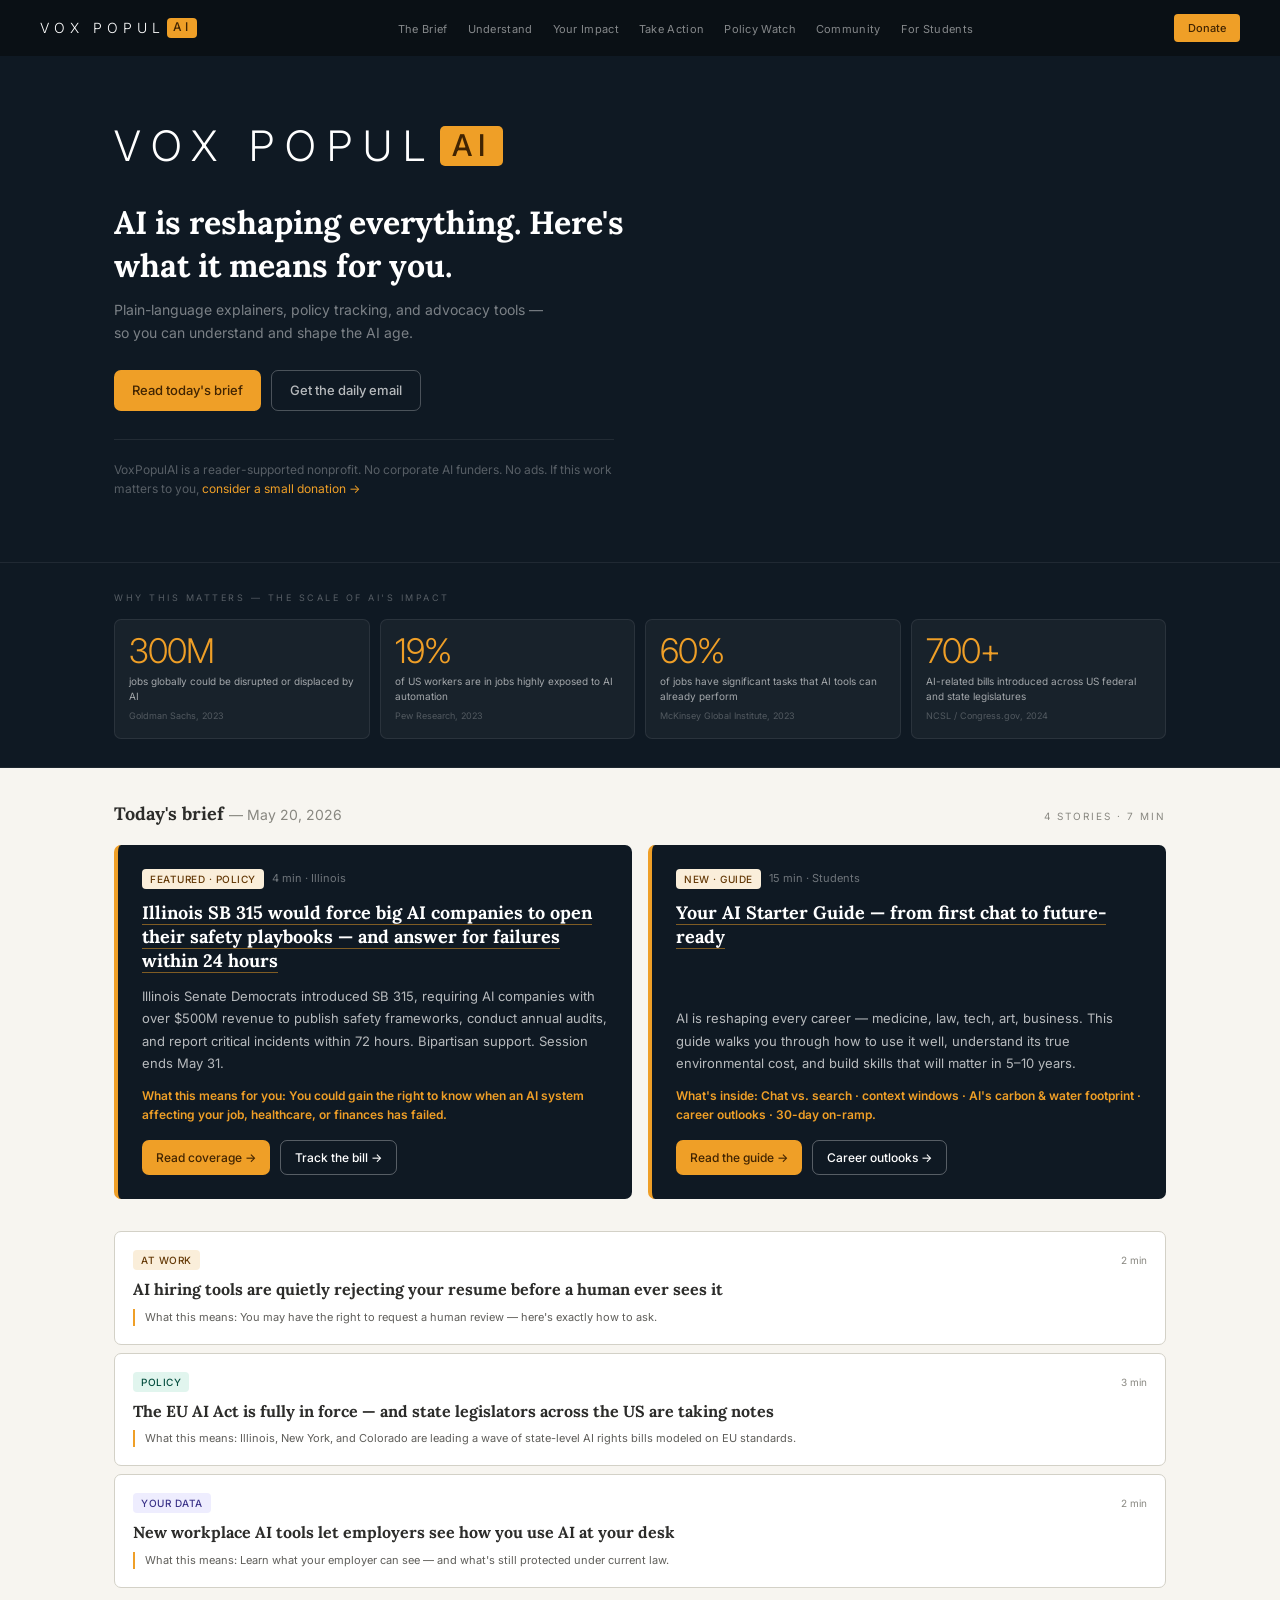
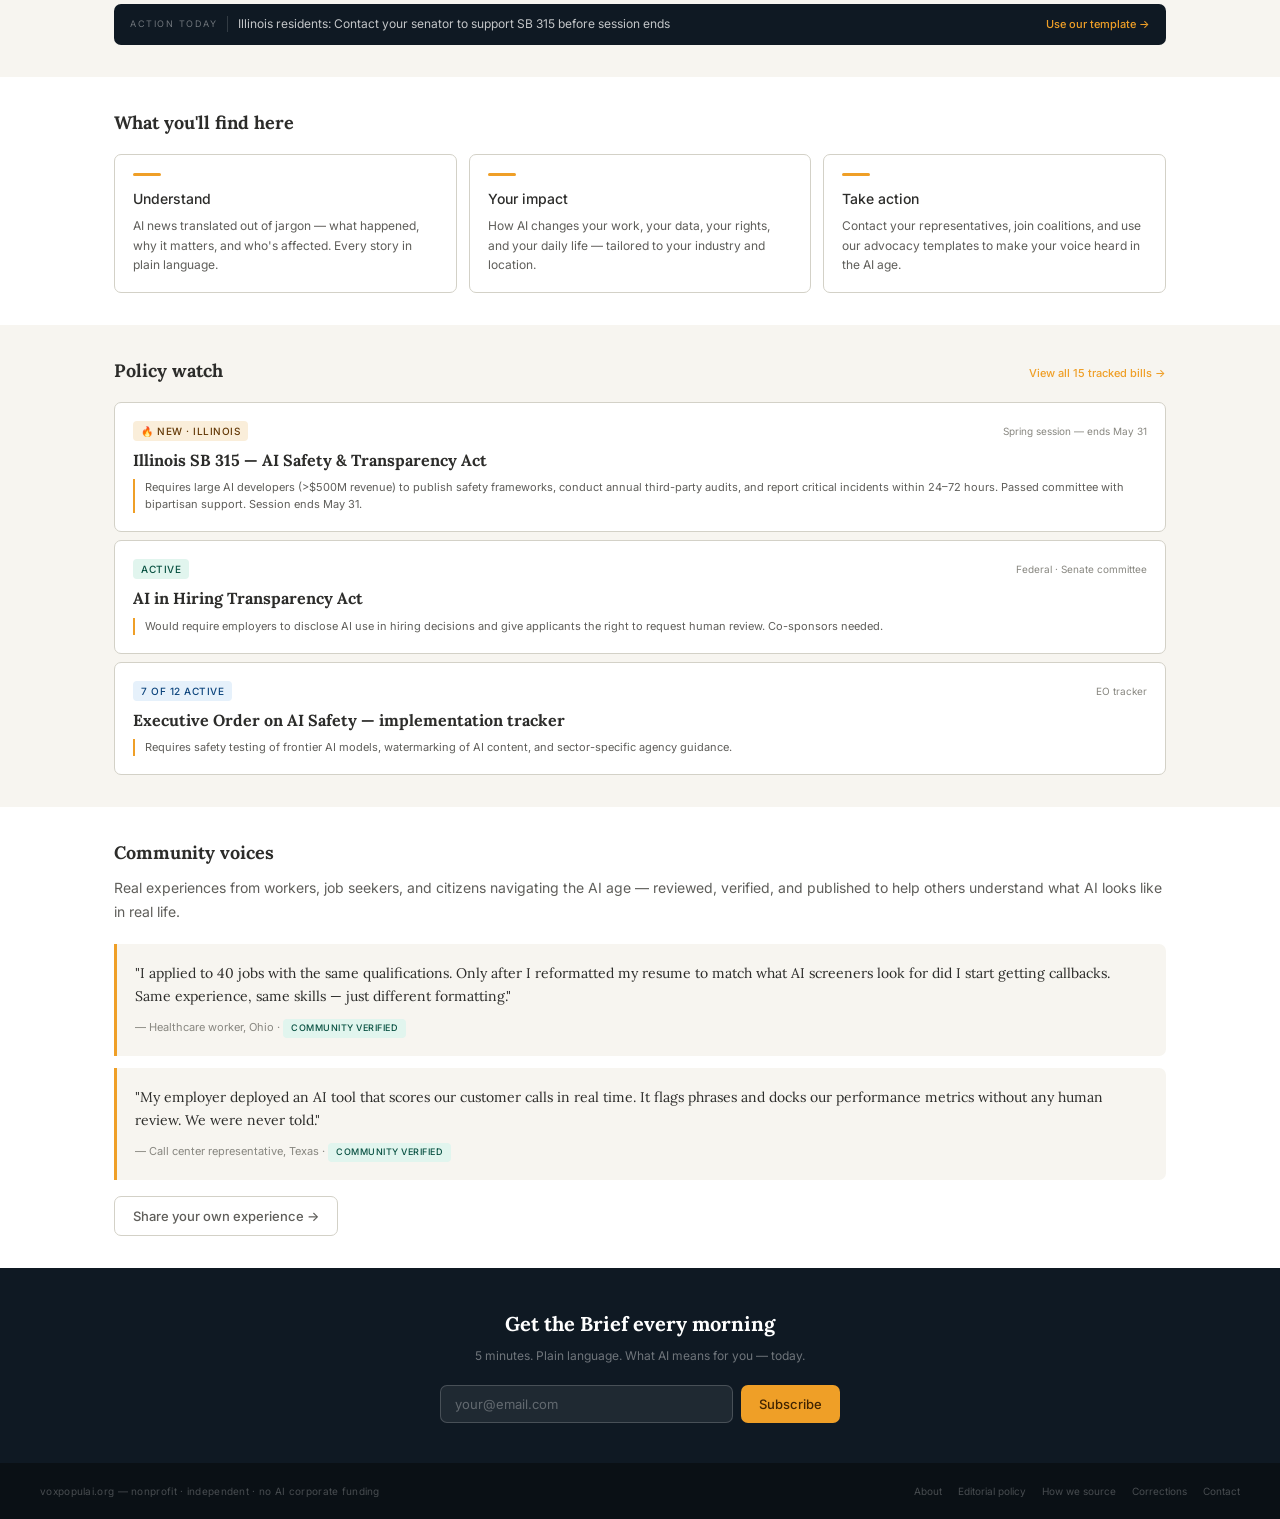
<file: index.html>
<!DOCTYPE html>
<html lang="en">
<head>
  <meta charset="UTF-8">
  <meta name="viewport" content="width=device-width, initial-scale=1.0">
  <meta name="description" content="VoxPopulAI — AI news explained in plain language. What the AI deluge means for your work, your rights, and your voice.">
  <title>VoxPopulAI — Voice of the People in the AI Age</title>
  <link rel="stylesheet" href="assets/css/styles.css">
  <link rel="icon" href="data:image/svg+xml,<svg xmlns='http://www.w3.org/2000/svg' viewBox='0 0 32 32'><rect width='32' height='32' rx='4' fill='%230F1923'/><text y='24' x='4' font-size='18' fill='%23EF9F27' font-family='sans-serif'>AI</text></svg>">
</head>
<body>

<!-- ── Navigation ── -->
<nav class="nav" role="navigation" aria-label="Main navigation">
  <a href="index.html" class="nav__logo" aria-label="VoxPopulAI home">
    VOX POPUL<span class="nav__logo-ai">AI</span>
  </a>
  <ul class="nav__links" role="list">
    <li><a href="brief.html">The Brief</a></li>
    <li><a href="#understand">Understand</a></li>
    <li><a href="#impact">Your Impact</a></li>
    <li><a href="take-action.html">Take Action</a></li>
    <li><a href="policy-watch.html">Policy Watch</a></li>
    <li><a href="#community">Community</a></li>
    <li><a href="student-ai-guide.html">For Students</a></li>
  </ul>
  <div class="nav__right">
    <button class="btn--donate" data-donate-open aria-label="Donate to VoxPopulAI">Donate</button>
    <button class="nav__hamburger" aria-label="Open menu" aria-expanded="false">
      <span></span><span></span><span></span>
    </button>
  </div>
</nav>

<div class="nav__mobile-menu" role="navigation" aria-label="Mobile navigation">
  <a href="brief.html">The Brief</a>
  <a href="#understand">Understand</a>
  <a href="#impact">Your Impact</a>
  <a href="take-action.html">Take Action</a>
  <a href="policy-watch.html">Policy Watch</a>
  <a href="#community">Community</a>
  <a href="student-ai-guide.html">For Students</a>
  <a href="#" class="donate-link" data-donate-open>Donate — $1 · $3 · $5</a>
</div>

<!-- ── Donate Modal ── -->
<div id="donate-overlay" class="donate-overlay" role="dialog" aria-modal="true" aria-label="Donate to VoxPopulAI">
  <div class="donate-modal">
    <div id="donate-form-content">
      <div class="donate-modal__header">
        <div>
          <div class="donate-modal__title">Support VoxPopulAI</div>
          <div class="donate-modal__subtitle">Independent AI journalism.<br>No corporate funders. No ads. Just you.</div>
        </div>
        <button class="donate-modal__close" data-donate-close aria-label="Close donate dialog">×</button>
      </div>
      <div class="donate-freq">
        <button class="donate-freq__btn" data-freq="once">One time</button>
        <button class="donate-freq__btn" data-freq="monthly">Monthly</button>
      </div>
      <div class="donate-amounts">
        <button class="donate-amt" data-amount="1">$1</button>
        <button class="donate-amt" data-amount="3">$3</button>
        <button class="donate-amt" data-amount="5">$5</button>
      </div>
      <div class="donate-custom">
        <span class="donate-custom__prefix">$</span>
        <input id="donate-custom-input" type="number" min="1" placeholder="Other amount" aria-label="Custom donation amount">
      </div>
      <div class="donate-impact" id="donate-impact-msg">$3 covers one day of The Brief for 12 readers.</div>
      <button class="donate-confirm" id="donate-confirm">Donate $3 →</button>
      <div class="donate-legal">VoxPopulAI is a 501(c)(3) nonprofit. Your contribution is tax-deductible. Processed securely via Stripe.</div>
    </div>
    <div id="donate-thanks" class="donate-thanks" style="display:none">
      <div class="donate-thanks__icon">✓</div>
      <div class="donate-thanks__title">Thank you.</div>
      <div class="donate-thanks__msg">Your support keeps VoxPopulAI independent and free for everyone. A receipt is on its way to your email.</div>
      <button class="btn btn--amber btn--full" data-donate-close>Back to VoxPopulAI</button>
    </div>
  </div>
</div>

<!-- ── Hero ── -->
<header class="hero" role="banner">
  <div class="container">
    <div class="hero__logo" aria-label="Vox PopulAI">
      VOX POPUL<span class="hero__logo-ai">AI</span>
    </div>
    <h1 class="hero__headline">AI is reshaping everything. Here's what it means for you.</h1>
    <p class="hero__sub">Plain-language explainers, policy tracking, and advocacy tools — so you can understand and shape the AI age.</p>
    <div class="hero__actions">
      <a href="brief.html" class="btn btn--amber">Read today's brief</a>
      <a href="#newsletter" class="btn btn--outline">Get the daily email</a>
    </div>
    <p class="hero__footnote">
      VoxPopulAI is a reader-supported nonprofit. No corporate AI funders. No ads.
      If this work matters to you, <a href="#" data-donate-open>consider a small donation →</a>
    </p>
  </div>
</header>

<!-- ── Metrics Strip ── -->
<section class="metrics" aria-label="AI impact statistics">
  <div class="container">
    <p class="metrics__label">Why this matters — the scale of AI's impact</p>
    <div class="metrics__grid">
      <div class="metric">
        <div class="metric__number">300M</div>
        <div class="metric__desc">jobs globally could be disrupted or displaced by AI</div>
        <div class="metric__source">Goldman Sachs, 2023</div>
      </div>
      <div class="metric">
        <div class="metric__number">19%</div>
        <div class="metric__desc">of US workers are in jobs highly exposed to AI automation</div>
        <div class="metric__source">Pew Research, 2023</div>
      </div>
      <div class="metric">
        <div class="metric__number">60%</div>
        <div class="metric__desc">of jobs have significant tasks that AI tools can already perform</div>
        <div class="metric__source">McKinsey Global Institute, 2023</div>
      </div>
      <div class="metric">
        <div class="metric__number">700+</div>
        <div class="metric__desc">AI-related bills introduced across US federal and state legislatures</div>
        <div class="metric__source">NCSL / Congress.gov, 2024</div>
      </div>
    </div>
  </div>
</section>

<!-- ── Today's Brief ── -->
<section class="section section--surface" id="brief" aria-label="Today's brief">
  <div class="container">
    <div class="section__header">
      <h2 class="section__title">Today's brief <span style="font-size:14px;font-weight:400;color:var(--color-text-faint);font-family:var(--font-sans)">— May 20, 2026</span></h2>
      <span class="section__meta">4 stories · 7 min</span>
    </div>

    <!-- ── Featured: SB 315 + Student Guide side by side ── -->
    <div style="display:grid;grid-template-columns:1fr 1fr;gap:16px;margin-bottom:32px" class="featured-pair">

      <!-- Left: Illinois SB 315 -->
      <article aria-label="Illinois SB 315 hero article" style="border-left:4px solid var(--color-amber);background:var(--color-dark);color:#fff;border-radius:var(--radius-md);padding:24px;display:flex;flex-direction:column">
        <div style="display:flex;align-items:center;gap:8px;margin-bottom:12px">
          <span class="badge badge--amber">Featured · Policy</span>
          <span style="font-size:11px;color:rgba(255,255,255,0.4)">4 min · Illinois</span>
        </div>
        <h3 style="font-family:var(--font-serif);font-size:18px;font-weight:700;color:#fff;line-height:1.35;margin-bottom:12px;flex:1">
          <a href="https://capitolnewsillinois.com/news/senate-democrats-introduce-bills-to-regulate-artificial-intelligence/" target="_blank" rel="noopener" style="color:#fff;text-decoration:none;border-bottom:1px solid rgba(239,159,39,0.5)">Illinois SB 315 would force big AI companies to open their safety playbooks — and answer for failures within 24 hours</a>
        </h3>
        <p style="font-size:13px;color:rgba(255,255,255,0.7);line-height:1.7;margin-bottom:12px">Illinois Senate Democrats introduced SB 315, requiring AI companies with over $500M revenue to publish safety frameworks, conduct annual audits, and report critical incidents within 72 hours. Bipartisan support. Session ends May 31.</p>
        <p style="font-size:12px;font-weight:600;color:var(--color-amber);margin-bottom:16px">What this means for you: You could gain the right to know when an AI system affecting your job, healthcare, or finances has failed.</p>
        <div style="display:flex;gap:10px;flex-wrap:wrap;margin-top:auto">
          <a href="https://capitolnewsillinois.com/news/senate-democrats-introduce-bills-to-regulate-artificial-intelligence/" target="_blank" rel="noopener" class="btn btn--amber" style="font-size:12px;padding:7px 14px">Read coverage →</a>
          <a href="policy-watch.html" class="btn btn--outline" style="font-size:12px;padding:7px 14px;border-color:rgba(255,255,255,0.3);color:#fff">Track the bill →</a>
        </div>
      </article>

      <!-- Right: Student AI Guide -->
      <article aria-label="Student AI guide feature" style="border-left:4px solid var(--color-amber);background:var(--color-dark);color:#fff;border-radius:var(--radius-md);padding:24px;display:flex;flex-direction:column">
        <div style="display:flex;align-items:center;gap:8px;margin-bottom:12px">
          <span class="badge badge--amber">New · Guide</span>
          <span style="font-size:11px;color:rgba(255,255,255,0.4)">15 min · Students</span>
        </div>
        <h3 style="font-family:var(--font-serif);font-size:18px;font-weight:700;color:#fff;line-height:1.35;margin-bottom:12px;flex:1">
          <a href="student-ai-guide.html" style="color:#fff;text-decoration:none;border-bottom:1px solid rgba(239,159,39,0.5)">Your AI Starter Guide — from first chat to future-ready</a>
        </h3>
        <p style="font-size:13px;color:rgba(255,255,255,0.7);line-height:1.7;margin-bottom:12px">AI is reshaping every career — medicine, law, tech, art, business. This guide walks you through how to use it well, understand its true environmental cost, and build skills that will matter in 5–10 years.</p>
        <p style="font-size:12px;font-weight:600;color:var(--color-amber);margin-bottom:16px">What's inside: Chat vs. search · context windows · AI's carbon &amp; water footprint · career outlooks · 30-day on-ramp.</p>
        <div style="display:flex;gap:10px;flex-wrap:wrap;margin-top:auto">
          <a href="student-ai-guide.html" class="btn btn--amber" style="font-size:12px;padding:7px 14px">Read the guide →</a>
          <a href="student-ai-guide.html#careers" class="btn btn--outline" style="font-size:12px;padding:7px 14px;border-color:rgba(255,255,255,0.3);color:#fff">Career outlooks →</a>
        </div>
      </article>

    </div>

    <style>
      @media (max-width: 640px) {
        .featured-pair { grid-template-columns: 1fr !important; }
      }
    </style>

    <article class="card mb-8" aria-label="AI hiring story">
      <div class="card__meta">
        <span class="badge badge--amber">At work</span>
        <span class="card__read-time">2 min</span>
      </div>
      <h3 class="card__headline"><a href="article.html">AI hiring tools are quietly rejecting your resume before a human ever sees it</a></h3>
      <p class="card__means">What this means: You may have the right to request a human review — here's exactly how to ask.</p>
    </article>

    <article class="card mb-8" aria-label="EU AI Act story">
      <div class="card__meta">
        <span class="badge badge--teal">Policy</span>
        <span class="card__read-time">3 min</span>
      </div>
      <h3 class="card__headline"><a href="article.html">The EU AI Act is fully in force — and state legislators across the US are taking notes</a></h3>
      <p class="card__means">What this means: Illinois, New York, and Colorado are leading a wave of state-level AI rights bills modeled on EU standards.</p>
    </article>

    <article class="card" aria-label="Workplace AI monitoring story">
      <div class="card__meta">
        <span class="badge badge--purple">Your data</span>
        <span class="card__read-time">2 min</span>
      </div>
      <h3 class="card__headline"><a href="article.html">New workplace AI tools let employers see how you use AI at your desk</a></h3>
      <p class="card__means">What this means: Learn what your employer can see — and what's still protected under current law.</p>
    </article>

    <div class="action-bar" role="complementary" aria-label="Today's action">
      <span class="action-bar__label">Action today</span>
      <div class="action-bar__divider"></div>
      <span class="action-bar__text">Illinois residents: Contact your senator to support SB 315 before session ends</span>
      <a href="take-action.html" class="action-bar__cta">Use our template →</a>
    </div>
  </div>
</section>

<!-- ── What You'll Find Here ── -->
<section class="section section--white" id="understand" aria-label="Site pillars">
  <div class="container">
    <h2 class="section__title mb-16">What you'll find here</h2>
    <div class="pillars">
      <div class="pillar">
        <div class="pillar__bar"></div>
        <h3 class="pillar__title">Understand</h3>
        <p class="pillar__desc">AI news translated out of jargon — what happened, why it matters, and who's affected. Every story in plain language.</p>
      </div>
      <div class="pillar" id="impact">
        <div class="pillar__bar"></div>
        <h3 class="pillar__title">Your impact</h3>
        <p class="pillar__desc">How AI changes your work, your data, your rights, and your daily life — tailored to your industry and location.</p>
      </div>
      <div class="pillar">
        <div class="pillar__bar"></div>
        <h3 class="pillar__title">Take action</h3>
        <p class="pillar__desc">Contact your representatives, join coalitions, and use our advocacy templates to make your voice heard in the AI age.</p>
      </div>
    </div>
  </div>
</section>

<!-- ── Policy Watch Teaser ── -->
<section class="section section--surface" aria-label="Policy watch preview">
  <div class="container">
    <div class="section__header">
      <h2 class="section__title">Policy watch</h2>
      <a href="policy-watch.html" class="section__link">View all 15 tracked bills →</a>
    </div>
    <div class="card mb-8">
      <div class="card__meta">
        <span class="badge badge--amber">🔥 New · Illinois</span>
        <span class="card__read-time">Spring session — ends May 31</span>
      </div>
      <h3 class="card__headline"><a href="https://capitolnewsillinois.com/news/senate-democrats-introduce-bills-to-regulate-artificial-intelligence/" target="_blank" rel="noopener">Illinois SB 315 — AI Safety & Transparency Act</a></h3>
      <p class="card__means">Requires large AI developers (&gt;$500M revenue) to publish safety frameworks, conduct annual third-party audits, and report critical incidents within 24–72 hours. Passed committee with bipartisan support. Session ends May 31.</p>
    </div>
    <div class="card mb-8">
      <div class="card__meta">
        <span class="badge badge--teal">Active</span>
        <span class="card__read-time">Federal · Senate committee</span>
      </div>
      <h3 class="card__headline">AI in Hiring Transparency Act</h3>
      <p class="card__means">Would require employers to disclose AI use in hiring decisions and give applicants the right to request human review. Co-sponsors needed.</p>
    </div>
    <div class="card">
      <div class="card__meta">
        <span class="badge badge--blue">7 of 12 active</span>
        <span class="card__read-time">EO tracker</span>
      </div>
      <h3 class="card__headline">Executive Order on AI Safety — implementation tracker</h3>
      <p class="card__means">Requires safety testing of frontier AI models, watermarking of AI content, and sector-specific agency guidance.</p>
    </div>
  </div>
</section>

<!-- ── Community ── -->
<section class="section section--white" id="community" aria-label="Community voices">
  <div class="container">
    <h2 class="section__title mb-8">Community voices</h2>
    <p style="font-size:14px;color:var(--color-text-muted);margin-bottom:20px;line-height:1.7">Real experiences from workers, job seekers, and citizens navigating the AI age — reviewed, verified, and published to help others understand what AI looks like in real life.</p>
    <div style="display:grid;grid-template-columns:1fr;gap:12px">
      <blockquote style="background:var(--color-surface);border-radius:var(--radius-md);padding:18px;border-left:3px solid var(--color-amber);border-radius:0 var(--radius-md) var(--radius-md) 0">
        <p style="font-family:var(--font-serif);font-size:14px;color:var(--color-text);line-height:1.7;margin-bottom:10px">"I applied to 40 jobs with the same qualifications. Only after I reformatted my resume to match what AI screeners look for did I start getting callbacks. Same experience, same skills — just different formatting."</p>
        <footer style="font-size:11px;color:var(--color-text-faint)">— Healthcare worker, Ohio · <span class="badge badge--teal" style="font-size:9px">Community verified</span></footer>
      </blockquote>
      <blockquote style="background:var(--color-surface);border-radius:var(--radius-md);padding:18px;border-left:3px solid var(--color-amber);border-radius:0 var(--radius-md) var(--radius-md) 0">
        <p style="font-family:var(--font-serif);font-size:14px;color:var(--color-text);line-height:1.7;margin-bottom:10px">"My employer deployed an AI tool that scores our customer calls in real time. It flags phrases and docks our performance metrics without any human review. We were never told."</p>
        <footer style="font-size:11px;color:var(--color-text-faint)">— Call center representative, Texas · <span class="badge badge--teal" style="font-size:9px">Community verified</span></footer>
      </blockquote>
    </div>
    <div style="margin-top:16px">
      <a href="take-action.html#story" class="btn btn--ghost">Share your own experience →</a>
    </div>
  </div>
</section>

<!-- ── Newsletter ── -->
<section class="newsletter" id="newsletter" aria-label="Newsletter signup">
  <div class="container">
    <h2 class="newsletter__title">Get the Brief every morning</h2>
    <p class="newsletter__sub">5 minutes. Plain language. What AI means for you — today.</p>
    <form class="newsletter__form" action="#" method="post" aria-label="Email signup form">
      <input class="newsletter__input" type="email" name="email" placeholder="your@email.com" required aria-label="Your email address">
      <button type="submit" class="btn btn--amber">Subscribe</button>
    </form>
  </div>
</section>

<!-- ── Footer ── -->
<footer class="footer" role="contentinfo">
  <span class="footer__note">voxpopulai.org — nonprofit · independent · no AI corporate funding</span>
  <nav class="footer__links" aria-label="Footer navigation">
    <a href="about.html">About</a>
    <a href="editorial-policy.html">Editorial policy</a>
    <a href="how-we-source.html">How we source</a>
    <a href="corrections.html">Corrections</a>
    <a href="contact.html">Contact</a>
  </nav>
</footer>

<script src="assets/js/main.js"></script>
</body>
</html>
</file>
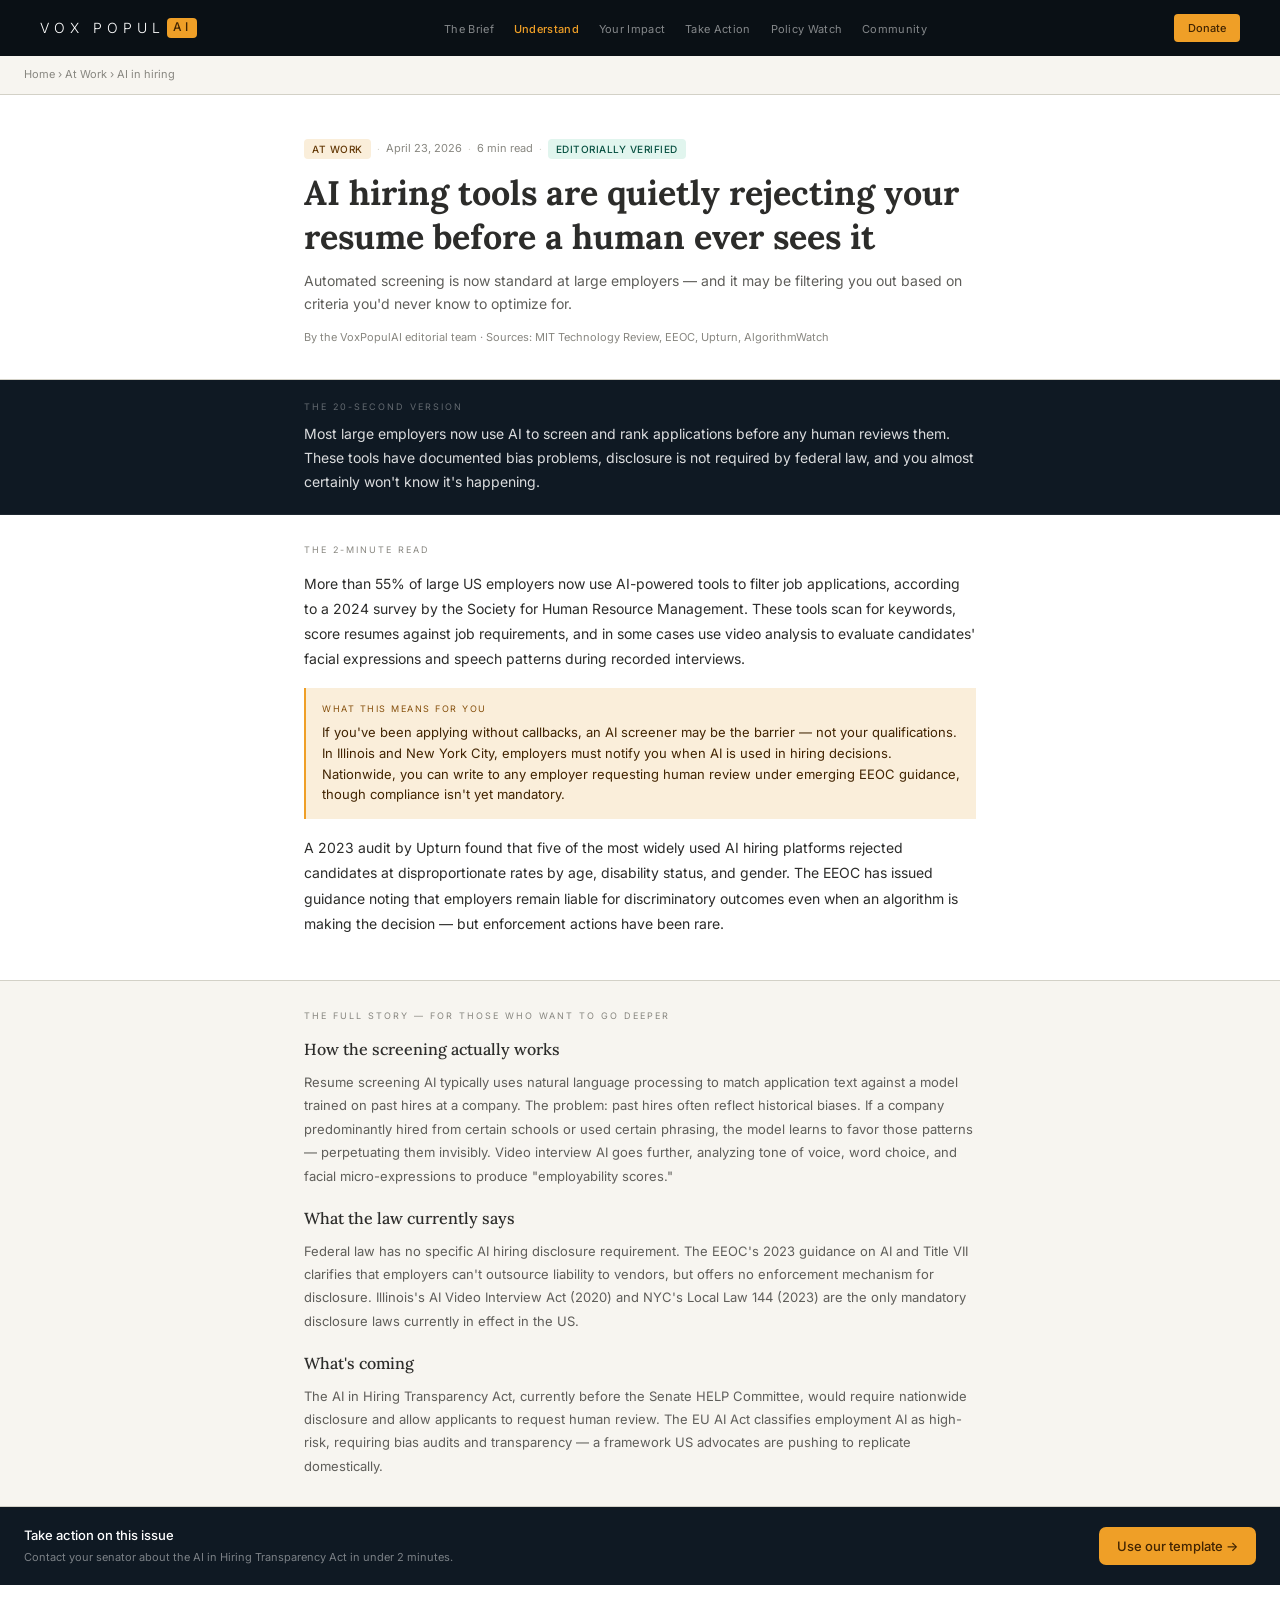
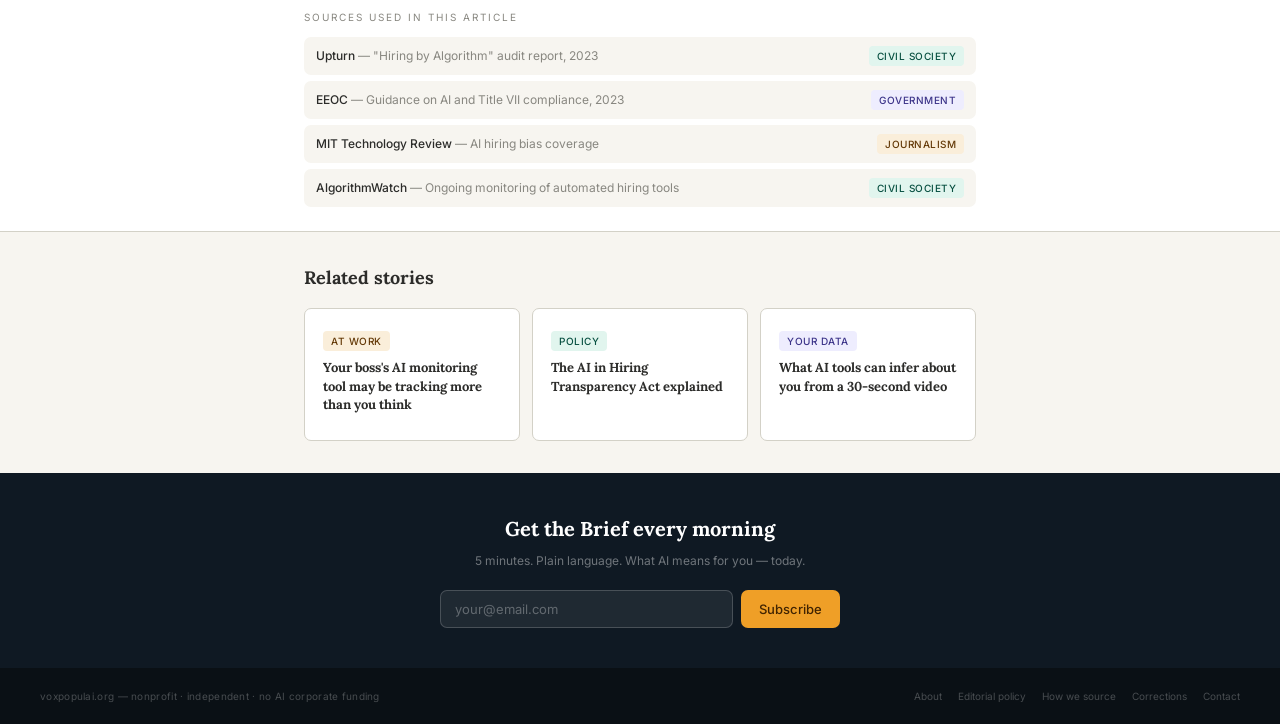
<file: article.html>
<!DOCTYPE html>
<html lang="en">
<head>
  <meta charset="UTF-8">
  <meta name="viewport" content="width=device-width, initial-scale=1.0">
  <title>AI hiring tools are quietly rejecting your resume — VoxPopulAI</title>
  <link rel="stylesheet" href="assets/css/styles.css">
  <link rel="icon" href="data:image/svg+xml,<svg xmlns='http://www.w3.org/2000/svg' viewBox='0 0 32 32'><rect width='32' height='32' rx='4' fill='%230F1923'/><text y='24' x='4' font-size='18' fill='%23EF9F27' font-family='sans-serif'>AI</text></svg>">
</head>
<body>
<nav class="nav">
  <a href="index.html" class="nav__logo">VOX POPUL<span class="nav__logo-ai">AI</span></a>
  <ul class="nav__links">
    <li><a href="brief.html">The Brief</a></li>
    <li><a href="index.html#understand" class="active">Understand</a></li>
    <li><a href="index.html#impact">Your Impact</a></li>
    <li><a href="take-action.html">Take Action</a></li>
    <li><a href="policy-watch.html">Policy Watch</a></li>
    <li><a href="index.html#community">Community</a></li>
  </ul>
  <div class="nav__right">
    <button class="btn--donate" data-donate-open>Donate</button>
    <button class="nav__hamburger" aria-expanded="false"><span></span><span></span><span></span></button>
  </div>
</nav>
<div class="nav__mobile-menu">
  <a href="brief.html">The Brief</a>
  <a href="index.html#understand">Understand</a>
  <a href="index.html#impact">Your Impact</a>
  <a href="take-action.html">Take Action</a>
  <a href="policy-watch.html">Policy Watch</a>
  <a href="index.html#community">Community</a>
  <a href="#" class="donate-link" data-donate-open>Donate — $1 · $3 · $5</a>
</div>
<div id="donate-overlay" class="donate-overlay">
  <div class="donate-modal">
    <div id="donate-form-content">
      <div class="donate-modal__header">
        <div><div class="donate-modal__title">Support VoxPopulAI</div><div class="donate-modal__subtitle">Independent AI journalism. No corporate funders. No ads.</div></div>
        <button class="donate-modal__close" data-donate-close>×</button>
      </div>
      <div class="donate-freq">
        <button class="donate-freq__btn" data-freq="once">One time</button>
        <button class="donate-freq__btn" data-freq="monthly">Monthly</button>
      </div>
      <div class="donate-amounts">
        <button class="donate-amt" data-amount="1">$1</button>
        <button class="donate-amt" data-amount="3">$3</button>
        <button class="donate-amt" data-amount="5">$5</button>
      </div>
      <div class="donate-custom"><span class="donate-custom__prefix">$</span><input id="donate-custom-input" type="number" min="1" placeholder="Other amount"></div>
      <div class="donate-impact" id="donate-impact-msg">$3 covers one day of The Brief for 12 readers.</div>
      <button class="donate-confirm" id="donate-confirm">Donate $3 →</button>
      <div class="donate-legal">501(c)(3) nonprofit. Tax-deductible. Processed via Stripe.</div>
    </div>
    <div id="donate-thanks" class="donate-thanks" style="display:none">
      <div class="donate-thanks__icon">✓</div>
      <div class="donate-thanks__title">Thank you.</div>
      <div class="donate-thanks__msg">Your support keeps VoxPopulAI free for everyone.</div>
      <button class="btn btn--amber btn--full" data-donate-close>Back to VoxPopulAI</button>
    </div>
  </div>
</div>

<nav aria-label="Breadcrumb" class="article-breadcrumb" style="padding:10px 24px;background:var(--color-surface);border-bottom:0.5px solid var(--color-border)">
  <a href="index.html">Home</a> › <a href="index.html#understand">At Work</a> › AI in hiring
</nav>

<header class="article-header">
  <div class="container container--narrow">
    <div class="article-meta">
      <span class="badge badge--amber">At work</span>
      <span class="article-meta__dot">·</span>
      <span class="article-meta__date">April 23, 2026</span>
      <span class="article-meta__dot">·</span>
      <span class="article-meta__time">6 min read</span>
      <span class="article-meta__dot">·</span>
      <span class="badge badge--teal">Editorially verified</span>
    </div>
    <h1 class="article__headline">AI hiring tools are quietly rejecting your resume before a human ever sees it</h1>
    <p class="article__deck">Automated screening is now standard at large employers — and it may be filtering you out based on criteria you'd never know to optimize for.</p>
    <p class="article__byline">By the VoxPopulAI editorial team · Sources: MIT Technology Review, EEOC, Upturn, AlgorithmWatch</p>
  </div>
</header>

<div class="tier-20sec" role="note" aria-label="20-second summary">
  <div class="container container--narrow">
    <div class="tier-20sec__label">The 20-second version</div>
    <p class="tier-20sec__text">Most large employers now use AI to screen and rank applications before any human reviews them. These tools have documented bias problems, disclosure is not required by federal law, and you almost certainly won't know it's happening.</p>
  </div>
</div>

<div class="tier-2min">
  <div class="container container--narrow">
    <div class="tier-2min__label">The 2-minute read</div>
    <p class="tier-2min__body">More than 55% of large US employers now use AI-powered tools to filter job applications, according to a 2024 survey by the Society for Human Resource Management. These tools scan for keywords, score resumes against job requirements, and in some cases use video analysis to evaluate candidates' facial expressions and speech patterns during recorded interviews.</p>
    <div class="tier-2min__means">
      <div class="tier-2min__means-label">What this means for you</div>
      <p class="tier-2min__means-text">If you've been applying without callbacks, an AI screener may be the barrier — not your qualifications. In Illinois and New York City, employers must notify you when AI is used in hiring decisions. Nationwide, you can write to any employer requesting human review under emerging EEOC guidance, though compliance isn't yet mandatory.</p>
    </div>
    <p class="tier-2min__body">A 2023 audit by Upturn found that five of the most widely used AI hiring platforms rejected candidates at disproportionate rates by age, disability status, and gender. The EEOC has issued guidance noting that employers remain liable for discriminatory outcomes even when an algorithm is making the decision — but enforcement actions have been rare.</p>
  </div>
</div>

<div class="tier-deep">
  <div class="container container--narrow">
    <div class="tier-deep__label">The full story — for those who want to go deeper</div>
    <h2 class="tier-deep__subhead">How the screening actually works</h2>
    <p class="tier-deep__body">Resume screening AI typically uses natural language processing to match application text against a model trained on past hires at a company. The problem: past hires often reflect historical biases. If a company predominantly hired from certain schools or used certain phrasing, the model learns to favor those patterns — perpetuating them invisibly. Video interview AI goes further, analyzing tone of voice, word choice, and facial micro-expressions to produce "employability scores."</p>
    <h2 class="tier-deep__subhead">What the law currently says</h2>
    <p class="tier-deep__body">Federal law has no specific AI hiring disclosure requirement. The EEOC's 2023 guidance on AI and Title VII clarifies that employers can't outsource liability to vendors, but offers no enforcement mechanism for disclosure. Illinois's AI Video Interview Act (2020) and NYC's Local Law 144 (2023) are the only mandatory disclosure laws currently in effect in the US.</p>
    <h2 class="tier-deep__subhead">What's coming</h2>
    <p class="tier-deep__body">The AI in Hiring Transparency Act, currently before the Senate HELP Committee, would require nationwide disclosure and allow applicants to request human review. The EU AI Act classifies employment AI as high-risk, requiring bias audits and transparency — a framework US advocates are pushing to replicate domestically.</p>
  </div>
</div>

<div style="background:var(--color-dark);padding:18px 24px;display:flex;align-items:center;justify-content:space-between;gap:16px;flex-wrap:wrap">
  <div>
    <div style="font-size:13px;font-weight:500;color:#fff;margin-bottom:3px">Take action on this issue</div>
    <div style="font-size:11px;color:rgba(255,255,255,0.45)">Contact your senator about the AI in Hiring Transparency Act in under 2 minutes.</div>
  </div>
  <a href="take-action.html" class="btn btn--amber">Use our template →</a>
</div>

<div class="sources">
  <div class="container container--narrow">
    <div class="sources__label">Sources used in this article</div>
    <div class="source-item">
      <span><span class="source-item__name">Upturn</span> <span class="source-item__desc">— "Hiring by Algorithm" audit report, 2023</span></span>
      <span class="badge badge--teal">Civil society</span>
    </div>
    <div class="source-item">
      <span><span class="source-item__name">EEOC</span> <span class="source-item__desc">— Guidance on AI and Title VII compliance, 2023</span></span>
      <span class="badge badge--purple">Government</span>
    </div>
    <div class="source-item">
      <span><span class="source-item__name">MIT Technology Review</span> <span class="source-item__desc">— AI hiring bias coverage</span></span>
      <span class="badge badge--amber">Journalism</span>
    </div>
    <div class="source-item">
      <span><span class="source-item__name">AlgorithmWatch</span> <span class="source-item__desc">— Ongoing monitoring of automated hiring tools</span></span>
      <span class="badge badge--teal">Civil society</span>
    </div>
  </div>
</div>

<section class="section section--surface" aria-label="Related stories">
  <div class="container container--narrow">
    <h2 class="section__title mb-16">Related stories</h2>
    <div style="display:grid;grid-template-columns:repeat(auto-fit,minmax(200px,1fr));gap:12px">
      <article class="card card--small">
        <span class="badge badge--amber mb-8" style="display:inline-block">At work</span>
        <h3 class="card__headline"><a href="article.html">Your boss's AI monitoring tool may be tracking more than you think</a></h3>
      </article>
      <article class="card card--small">
        <span class="badge badge--teal mb-8" style="display:inline-block">Policy</span>
        <h3 class="card__headline"><a href="article.html">The AI in Hiring Transparency Act explained</a></h3>
      </article>
      <article class="card card--small">
        <span class="badge badge--purple mb-8" style="display:inline-block">Your data</span>
        <h3 class="card__headline"><a href="article.html">What AI tools can infer about you from a 30-second video</a></h3>
      </article>
    </div>
  </div>
</section>

<section class="newsletter" aria-label="Newsletter signup">
  <div class="container">
    <h2 class="newsletter__title">Get the Brief every morning</h2>
    <p class="newsletter__sub">5 minutes. Plain language. What AI means for you — today.</p>
    <form class="newsletter__form" action="#" method="post">
      <input class="newsletter__input" type="email" name="email" placeholder="your@email.com" required>
      <button type="submit" class="btn btn--amber">Subscribe</button>
    </form>
  </div>
</section>

<footer class="footer">
  <span class="footer__note">voxpopulai.org — nonprofit · independent · no AI corporate funding</span>
  <nav class="footer__links">
    <a href="about.html">About</a>
    <a href="editorial-policy.html">Editorial policy</a>
    <a href="how-we-source.html">How we source</a>
    <a href="corrections.html">Corrections</a>
    <a href="contact.html">Contact</a>
  </nav>
</footer>
<script src="assets/js/main.js"></script>
</body>
</html>
</file>
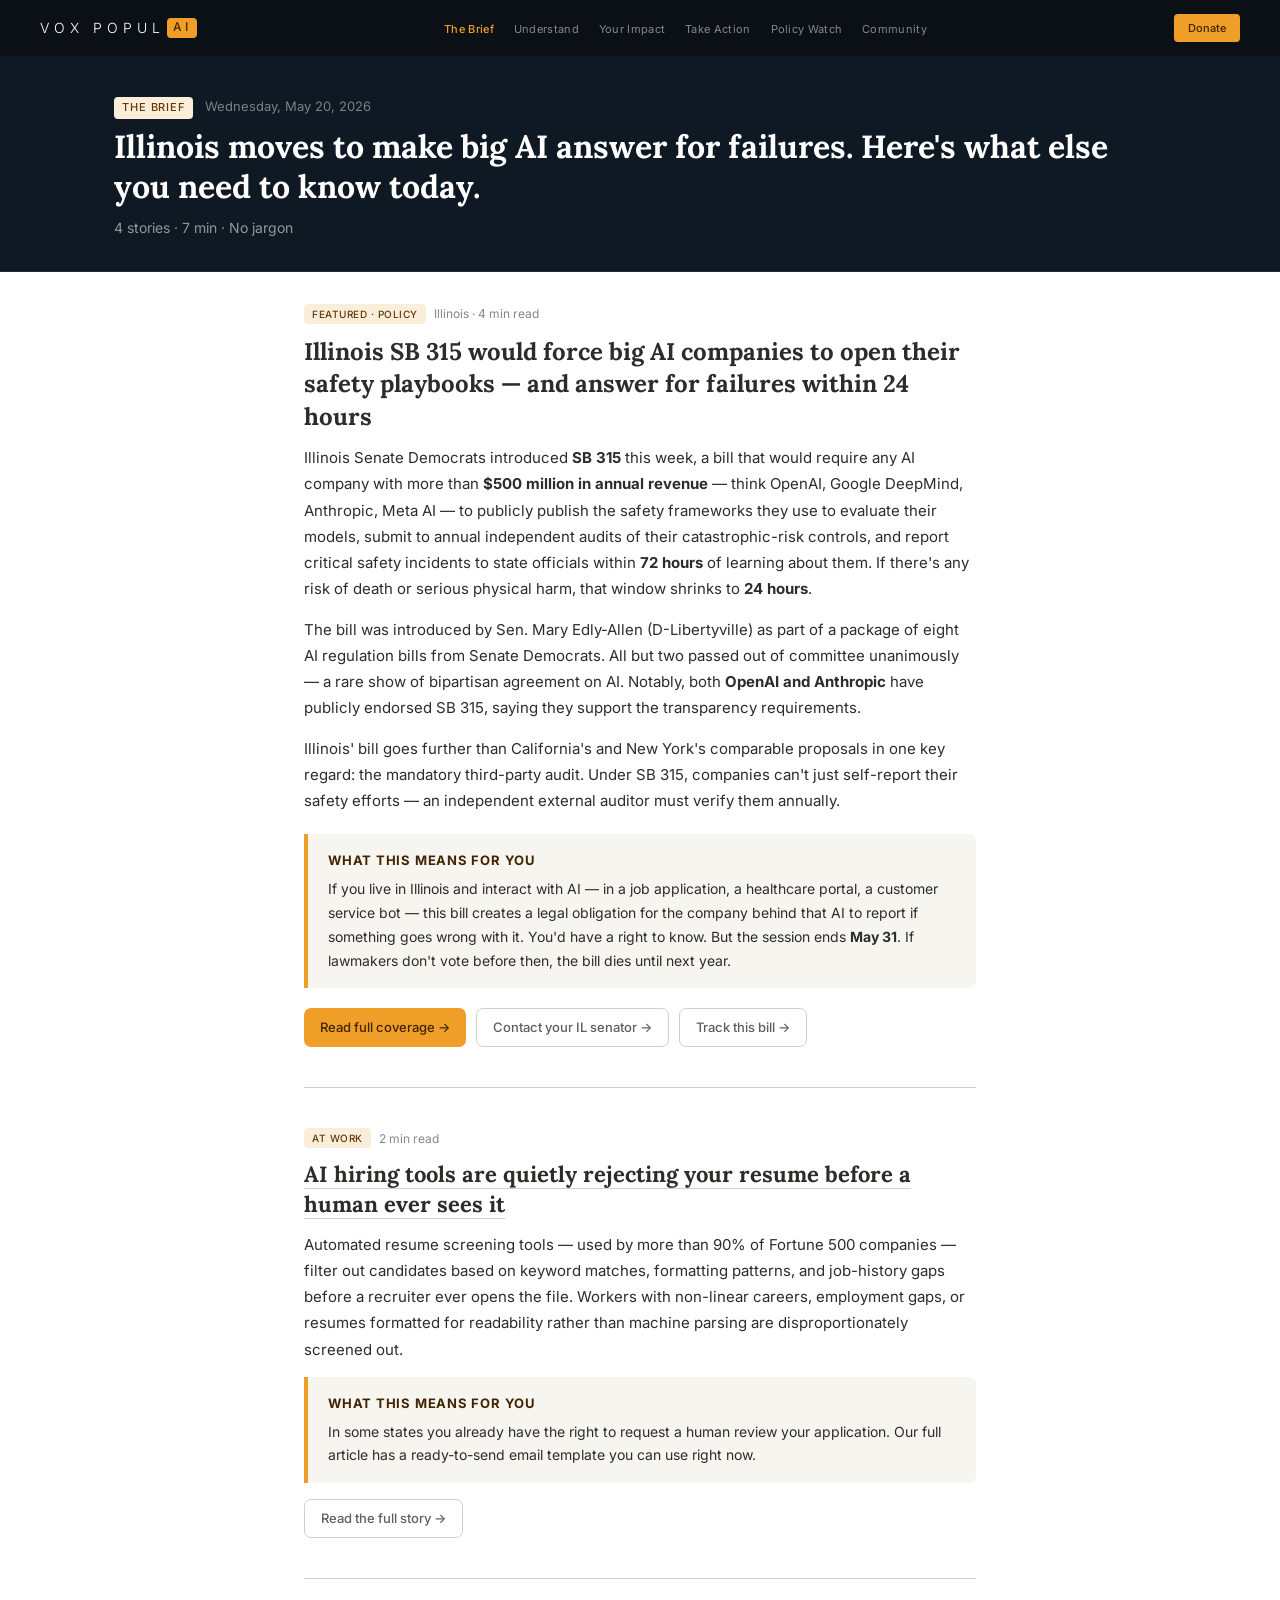
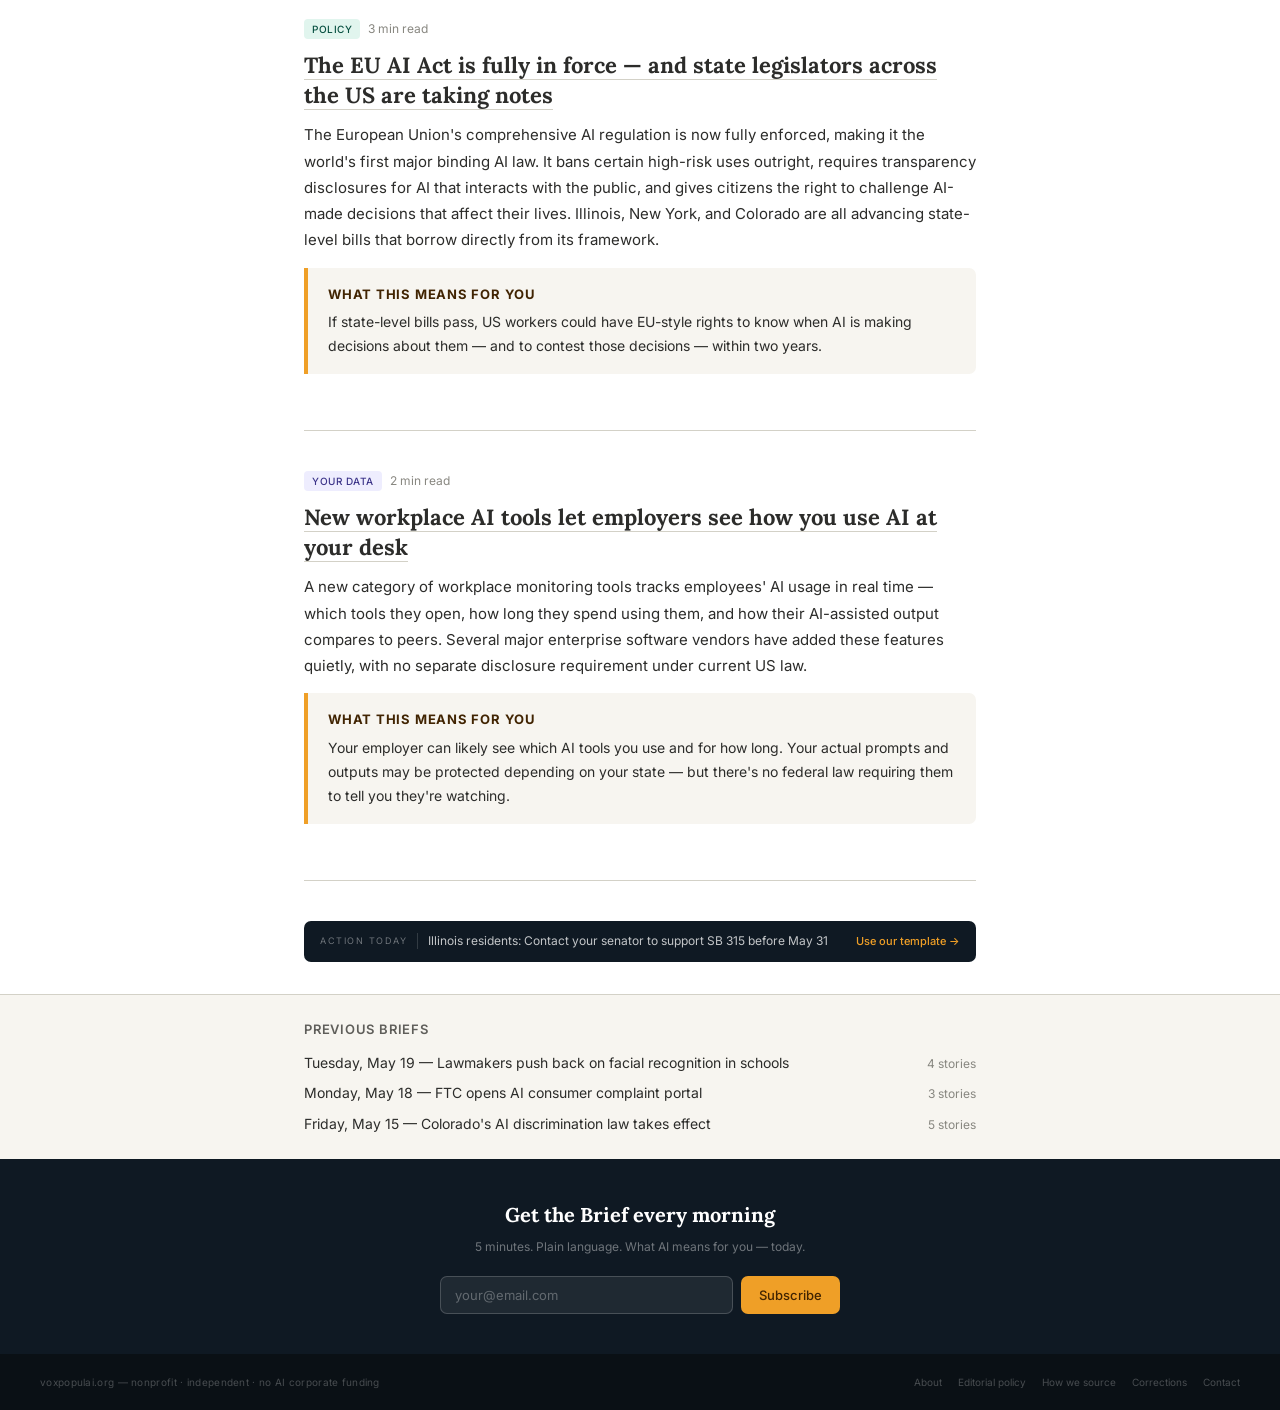
<file: brief.html>
<!DOCTYPE html>
<html lang="en">
<head>
  <meta charset="UTF-8">
  <meta name="viewport" content="width=device-width, initial-scale=1.0">
  <meta name="description" content="The VoxPopulAI Brief — daily AI news in plain language. What the AI age means for your work, your rights, and your voice.">
  <title>The Brief — VoxPopulAI</title>
  <link rel="stylesheet" href="assets/css/styles.css">
  <link rel="icon" href="data:image/svg+xml,<svg xmlns='http://www.w3.org/2000/svg' viewBox='0 0 32 32'><rect width='32' height='32' rx='4' fill='%230F1923'/><text y='24' x='4' font-size='18' fill='%23EF9F27' font-family='sans-serif'>AI</text></svg>">
</head>
<body>

<!-- ── Navigation ── -->
<nav class="nav" role="navigation" aria-label="Main navigation">
  <a href="index.html" class="nav__logo" aria-label="VoxPopulAI home">
    VOX POPUL<span class="nav__logo-ai">AI</span>
  </a>
  <ul class="nav__links" role="list">
    <li><a href="brief.html" class="active">The Brief</a></li>
    <li><a href="index.html#understand">Understand</a></li>
    <li><a href="index.html#impact">Your Impact</a></li>
    <li><a href="take-action.html">Take Action</a></li>
    <li><a href="policy-watch.html">Policy Watch</a></li>
    <li><a href="index.html#community">Community</a></li>
  </ul>
  <div class="nav__right">
    <button class="btn--donate" data-donate-open aria-label="Donate to VoxPopulAI">Donate</button>
    <button class="nav__hamburger" aria-label="Open menu" aria-expanded="false">
      <span></span><span></span><span></span>
    </button>
  </div>
</nav>

<div class="nav__mobile-menu" role="navigation" aria-label="Mobile navigation">
  <a href="brief.html">The Brief</a>
  <a href="index.html#understand">Understand</a>
  <a href="index.html#impact">Your Impact</a>
  <a href="take-action.html">Take Action</a>
  <a href="policy-watch.html">Policy Watch</a>
  <a href="index.html#community">Community</a>
  <a href="#" class="donate-link" data-donate-open>Donate — $1 · $3 · $5</a>
</div>

<!-- ── Donate Modal ── -->
<div id="donate-overlay" class="donate-overlay" role="dialog" aria-modal="true" aria-label="Donate to VoxPopulAI">
  <div class="donate-modal">
    <div id="donate-form-content">
      <div class="donate-modal__header">
        <div>
          <div class="donate-modal__title">Support VoxPopulAI</div>
          <div class="donate-modal__subtitle">Independent AI journalism.<br>No corporate funders. No ads. Just you.</div>
        </div>
        <button class="donate-modal__close" data-donate-close aria-label="Close donate dialog">×</button>
      </div>
      <div class="donate-freq">
        <button class="donate-freq__btn" data-freq="once">One time</button>
        <button class="donate-freq__btn" data-freq="monthly">Monthly</button>
      </div>
      <div class="donate-amounts">
        <button class="donate-amt" data-amount="1">$1</button>
        <button class="donate-amt" data-amount="3">$3</button>
        <button class="donate-amt" data-amount="5">$5</button>
      </div>
      <div class="donate-custom">
        <span class="donate-custom__prefix">$</span>
        <input id="donate-custom-input" type="number" min="1" placeholder="Other amount" aria-label="Custom donation amount">
      </div>
      <div class="donate-impact" id="donate-impact-msg">$3 covers one day of The Brief for 12 readers.</div>
      <button class="donate-confirm" id="donate-confirm">Donate $3 →</button>
      <div class="donate-legal">VoxPopulAI is a 501(c)(3) nonprofit. Your contribution is tax-deductible. Processed securely via Stripe.</div>
    </div>
    <div id="donate-thanks" class="donate-thanks" style="display:none">
      <div class="donate-thanks__icon">✓</div>
      <div class="donate-thanks__title">Thank you.</div>
      <div class="donate-thanks__msg">Your support keeps VoxPopulAI independent and free for everyone. A receipt is on its way to your email.</div>
      <button class="btn btn--amber btn--full" data-donate-close>Back to VoxPopulAI</button>
    </div>
  </div>
</div>

<!-- ── Brief Header ── -->
<header style="background:var(--color-dark);padding:40px 0 32px;border-bottom:1px solid rgba(255,255,255,0.08)">
  <div class="container">
    <div style="display:flex;align-items:baseline;gap:12px;flex-wrap:wrap;margin-bottom:8px">
      <span class="badge badge--amber" style="font-size:11px;letter-spacing:0.08em">THE BRIEF</span>
      <span style="font-size:13px;color:rgba(255,255,255,0.45);font-family:var(--font-sans)">Wednesday, May 20, 2026</span>
    </div>
    <h1 style="font-family:var(--font-serif);font-size:clamp(22px,4vw,32px);font-weight:700;color:#fff;line-height:1.25;margin-bottom:10px">
      Illinois moves to make big AI answer for failures. Here's what else you need to know today.
    </h1>
    <p style="font-size:14px;color:rgba(255,255,255,0.55);font-family:var(--font-sans)">4 stories · 7 min · No jargon</p>
  </div>
</header>

<!-- ── Brief Content ── -->
<main>
  <section class="section section--white" aria-label="Brief stories">
    <div class="container" style="max-width:720px">

      <!-- Story 1: Illinois SB 315 — FEATURED -->
      <article aria-label="Illinois SB 315 story" style="margin-bottom:40px;padding-bottom:40px;border-bottom:1px solid var(--color-border)">
        <div style="display:flex;gap:8px;align-items:center;margin-bottom:12px;flex-wrap:wrap">
          <span class="badge badge--amber">Featured · Policy</span>
          <span style="font-size:12px;color:var(--color-text-faint);font-family:var(--font-sans)">Illinois · 4 min read</span>
        </div>
        <h2 style="font-family:var(--font-serif);font-size:clamp(18px,3vw,24px);font-weight:700;color:var(--color-text);line-height:1.35;margin-bottom:12px">
          Illinois SB 315 would force big AI companies to open their safety playbooks — and answer for failures within 24 hours
        </h2>

        <p style="font-size:15px;color:var(--color-text);line-height:1.75;margin-bottom:14px">
          Illinois Senate Democrats introduced <strong>SB 315</strong> this week, a bill that would require any AI company with more than <strong>$500 million in annual revenue</strong> — think OpenAI, Google DeepMind, Anthropic, Meta AI — to publicly publish the safety frameworks they use to evaluate their models, submit to annual independent audits of their catastrophic-risk controls, and report critical safety incidents to state officials within <strong>72 hours</strong> of learning about them. If there's any risk of death or serious physical harm, that window shrinks to <strong>24 hours</strong>.
        </p>

        <p style="font-size:15px;color:var(--color-text);line-height:1.75;margin-bottom:14px">
          The bill was introduced by Sen. Mary Edly-Allen (D-Libertyville) as part of a package of eight AI regulation bills from Senate Democrats. All but two passed out of committee unanimously — a rare show of bipartisan agreement on AI. Notably, both <strong>OpenAI and Anthropic</strong> have publicly endorsed SB 315, saying they support the transparency requirements.
        </p>

        <p style="font-size:15px;color:var(--color-text);line-height:1.75;margin-bottom:20px">
          Illinois' bill goes further than California's and New York's comparable proposals in one key regard: the mandatory third-party audit. Under SB 315, companies can't just self-report their safety efforts — an independent external auditor must verify them annually.
        </p>

        <!-- What this means callout -->
        <div style="background:var(--color-surface);border-left:4px solid var(--color-amber);padding:16px 20px;border-radius:0 var(--radius-md) var(--radius-md) 0;margin-bottom:20px">
          <p style="font-size:13px;font-weight:700;color:var(--color-amber-text);text-transform:uppercase;letter-spacing:0.06em;margin-bottom:6px">What this means for you</p>
          <p style="font-size:14px;color:var(--color-text);line-height:1.7;margin:0">If you live in Illinois and interact with AI — in a job application, a healthcare portal, a customer service bot — this bill creates a legal obligation for the company behind that AI to report if something goes wrong with it. You'd have a right to know. But the session ends <strong>May 31</strong>. If lawmakers don't vote before then, the bill dies until next year.</p>
        </div>

        <div style="display:flex;gap:10px;flex-wrap:wrap">
          <a href="https://capitolnewsillinois.com/news/senate-democrats-introduce-bills-to-regulate-artificial-intelligence/" target="_blank" rel="noopener" class="btn btn--amber" style="font-size:13px;padding:8px 16px">Read full coverage →</a>
          <a href="take-action.html" class="btn btn--ghost" style="font-size:13px;padding:8px 16px">Contact your IL senator →</a>
          <a href="policy-watch.html" class="btn btn--ghost" style="font-size:13px;padding:8px 16px">Track this bill →</a>
        </div>
      </article>

      <!-- Story 2: AI Hiring -->
      <article aria-label="AI hiring story" style="margin-bottom:40px;padding-bottom:40px;border-bottom:1px solid var(--color-border)">
        <div style="display:flex;gap:8px;align-items:center;margin-bottom:12px;flex-wrap:wrap">
          <span class="badge badge--amber">At work</span>
          <span style="font-size:12px;color:var(--color-text-faint);font-family:var(--font-sans)">2 min read</span>
        </div>
        <h2 style="font-family:var(--font-serif);font-size:clamp(17px,2.5vw,22px);font-weight:700;color:var(--color-text);line-height:1.35;margin-bottom:12px">
          <a href="article.html" style="color:var(--color-text);text-decoration:none;border-bottom:1px solid var(--color-border)">AI hiring tools are quietly rejecting your resume before a human ever sees it</a>
        </h2>
        <p style="font-size:15px;color:var(--color-text);line-height:1.75;margin-bottom:14px">
          Automated resume screening tools — used by more than 90% of Fortune 500 companies — filter out candidates based on keyword matches, formatting patterns, and job-history gaps before a recruiter ever opens the file. Workers with non-linear careers, employment gaps, or resumes formatted for readability rather than machine parsing are disproportionately screened out.
        </p>
        <div style="background:var(--color-surface);border-left:4px solid var(--color-amber);padding:16px 20px;border-radius:0 var(--radius-md) var(--radius-md) 0;margin-bottom:16px">
          <p style="font-size:13px;font-weight:700;color:var(--color-amber-text);text-transform:uppercase;letter-spacing:0.06em;margin-bottom:6px">What this means for you</p>
          <p style="font-size:14px;color:var(--color-text);line-height:1.7;margin:0">In some states you already have the right to request a human review your application. Our <a href="article.html" style="color:var(--color-link)">full article</a> has a ready-to-send email template you can use right now.</p>
        </div>
        <a href="article.html" class="btn btn--ghost" style="font-size:13px;padding:8px 16px">Read the full story →</a>
      </article>

      <!-- Story 3: EU AI Act -->
      <article aria-label="EU AI Act story" style="margin-bottom:40px;padding-bottom:40px;border-bottom:1px solid var(--color-border)">
        <div style="display:flex;gap:8px;align-items:center;margin-bottom:12px;flex-wrap:wrap">
          <span class="badge badge--teal">Policy</span>
          <span style="font-size:12px;color:var(--color-text-faint);font-family:var(--font-sans)">3 min read</span>
        </div>
        <h2 style="font-family:var(--font-serif);font-size:clamp(17px,2.5vw,22px);font-weight:700;color:var(--color-text);line-height:1.35;margin-bottom:12px">
          <a href="article.html" style="color:var(--color-text);text-decoration:none;border-bottom:1px solid var(--color-border)">The EU AI Act is fully in force — and state legislators across the US are taking notes</a>
        </h2>
        <p style="font-size:15px;color:var(--color-text);line-height:1.75;margin-bottom:14px">
          The European Union's comprehensive AI regulation is now fully enforced, making it the world's first major binding AI law. It bans certain high-risk uses outright, requires transparency disclosures for AI that interacts with the public, and gives citizens the right to challenge AI-made decisions that affect their lives. Illinois, New York, and Colorado are all advancing state-level bills that borrow directly from its framework.
        </p>
        <div style="background:var(--color-surface);border-left:4px solid var(--color-amber);padding:16px 20px;border-radius:0 var(--radius-md) var(--radius-md) 0;margin-bottom:16px">
          <p style="font-size:13px;font-weight:700;color:var(--color-amber-text);text-transform:uppercase;letter-spacing:0.06em;margin-bottom:6px">What this means for you</p>
          <p style="font-size:14px;color:var(--color-text);line-height:1.7;margin:0">If state-level bills pass, US workers could have EU-style rights to know when AI is making decisions about them — and to contest those decisions — within two years.</p>
        </div>
      </article>

      <!-- Story 4: Workplace AI monitoring -->
      <article aria-label="Workplace AI monitoring story" style="margin-bottom:40px;padding-bottom:40px;border-bottom:1px solid var(--color-border)">
        <div style="display:flex;gap:8px;align-items:center;margin-bottom:12px;flex-wrap:wrap">
          <span class="badge badge--purple">Your data</span>
          <span style="font-size:12px;color:var(--color-text-faint);font-family:var(--font-sans)">2 min read</span>
        </div>
        <h2 style="font-family:var(--font-serif);font-size:clamp(17px,2.5vw,22px);font-weight:700;color:var(--color-text);line-height:1.35;margin-bottom:12px">
          <a href="article.html" style="color:var(--color-text);text-decoration:none;border-bottom:1px solid var(--color-border)">New workplace AI tools let employers see how you use AI at your desk</a>
        </h2>
        <p style="font-size:15px;color:var(--color-text);line-height:1.75;margin-bottom:14px">
          A new category of workplace monitoring tools tracks employees' AI usage in real time — which tools they open, how long they spend using them, and how their AI-assisted output compares to peers. Several major enterprise software vendors have added these features quietly, with no separate disclosure requirement under current US law.
        </p>
        <div style="background:var(--color-surface);border-left:4px solid var(--color-amber);padding:16px 20px;border-radius:0 var(--radius-md) var(--radius-md) 0;margin-bottom:16px">
          <p style="font-size:13px;font-weight:700;color:var(--color-amber-text);text-transform:uppercase;letter-spacing:0.06em;margin-bottom:6px">What this means for you</p>
          <p style="font-size:14px;color:var(--color-text);line-height:1.7;margin:0">Your employer can likely see which AI tools you use and for how long. Your actual prompts and outputs may be protected depending on your state — but there's no federal law requiring them to tell you they're watching.</p>
        </div>
      </article>

      <!-- Action bar -->
      <div class="action-bar" role="complementary" aria-label="Today's action">
        <span class="action-bar__label">Action today</span>
        <div class="action-bar__divider"></div>
        <span class="action-bar__text">Illinois residents: Contact your senator to support SB 315 before May 31</span>
        <a href="take-action.html" class="action-bar__cta">Use our template →</a>
      </div>

    </div>
  </section>

  <!-- ── Archive strip ── -->
  <section style="background:var(--color-surface);padding:24px 0;border-top:1px solid var(--color-border)">
    <div class="container" style="max-width:720px">
      <p style="font-size:13px;color:var(--color-text-muted);font-family:var(--font-sans);margin-bottom:12px;font-weight:600;text-transform:uppercase;letter-spacing:0.06em">Previous briefs</p>
      <div style="display:flex;flex-direction:column;gap:8px">
        <div style="display:flex;justify-content:space-between;align-items:baseline;flex-wrap:wrap;gap:4px">
          <span style="font-size:14px;color:var(--color-text)">Tuesday, May 19 — Lawmakers push back on facial recognition in schools</span>
          <span style="font-size:12px;color:var(--color-text-faint)">4 stories</span>
        </div>
        <div style="display:flex;justify-content:space-between;align-items:baseline;flex-wrap:wrap;gap:4px">
          <span style="font-size:14px;color:var(--color-text)">Monday, May 18 — FTC opens AI consumer complaint portal</span>
          <span style="font-size:12px;color:var(--color-text-faint)">3 stories</span>
        </div>
        <div style="display:flex;justify-content:space-between;align-items:baseline;flex-wrap:wrap;gap:4px">
          <span style="font-size:14px;color:var(--color-text)">Friday, May 15 — Colorado's AI discrimination law takes effect</span>
          <span style="font-size:12px;color:var(--color-text-faint)">5 stories</span>
        </div>
      </div>
    </div>
  </section>

  <!-- ── Newsletter ── -->
  <section class="newsletter" id="newsletter" aria-label="Newsletter signup">
    <div class="container">
      <h2 class="newsletter__title">Get the Brief every morning</h2>
      <p class="newsletter__sub">5 minutes. Plain language. What AI means for you — today.</p>
      <form class="newsletter__form" action="#" method="post" aria-label="Email signup form">
        <input class="newsletter__input" type="email" name="email" placeholder="your@email.com" required aria-label="Your email address">
        <button type="submit" class="btn btn--amber">Subscribe</button>
      </form>
    </div>
  </section>
</main>

<!-- ── Footer ── -->
<footer class="footer" role="contentinfo">
  <span class="footer__note">voxpopulai.org — nonprofit · independent · no AI corporate funding</span>
  <nav class="footer__links" aria-label="Footer navigation">
    <a href="about.html">About</a>
    <a href="editorial-policy.html">Editorial policy</a>
    <a href="how-we-source.html">How we source</a>
    <a href="corrections.html">Corrections</a>
    <a href="contact.html">Contact</a>
  </nav>
</footer>

<script src="assets/js/main.js"></script>
</body>
</html>
</file>
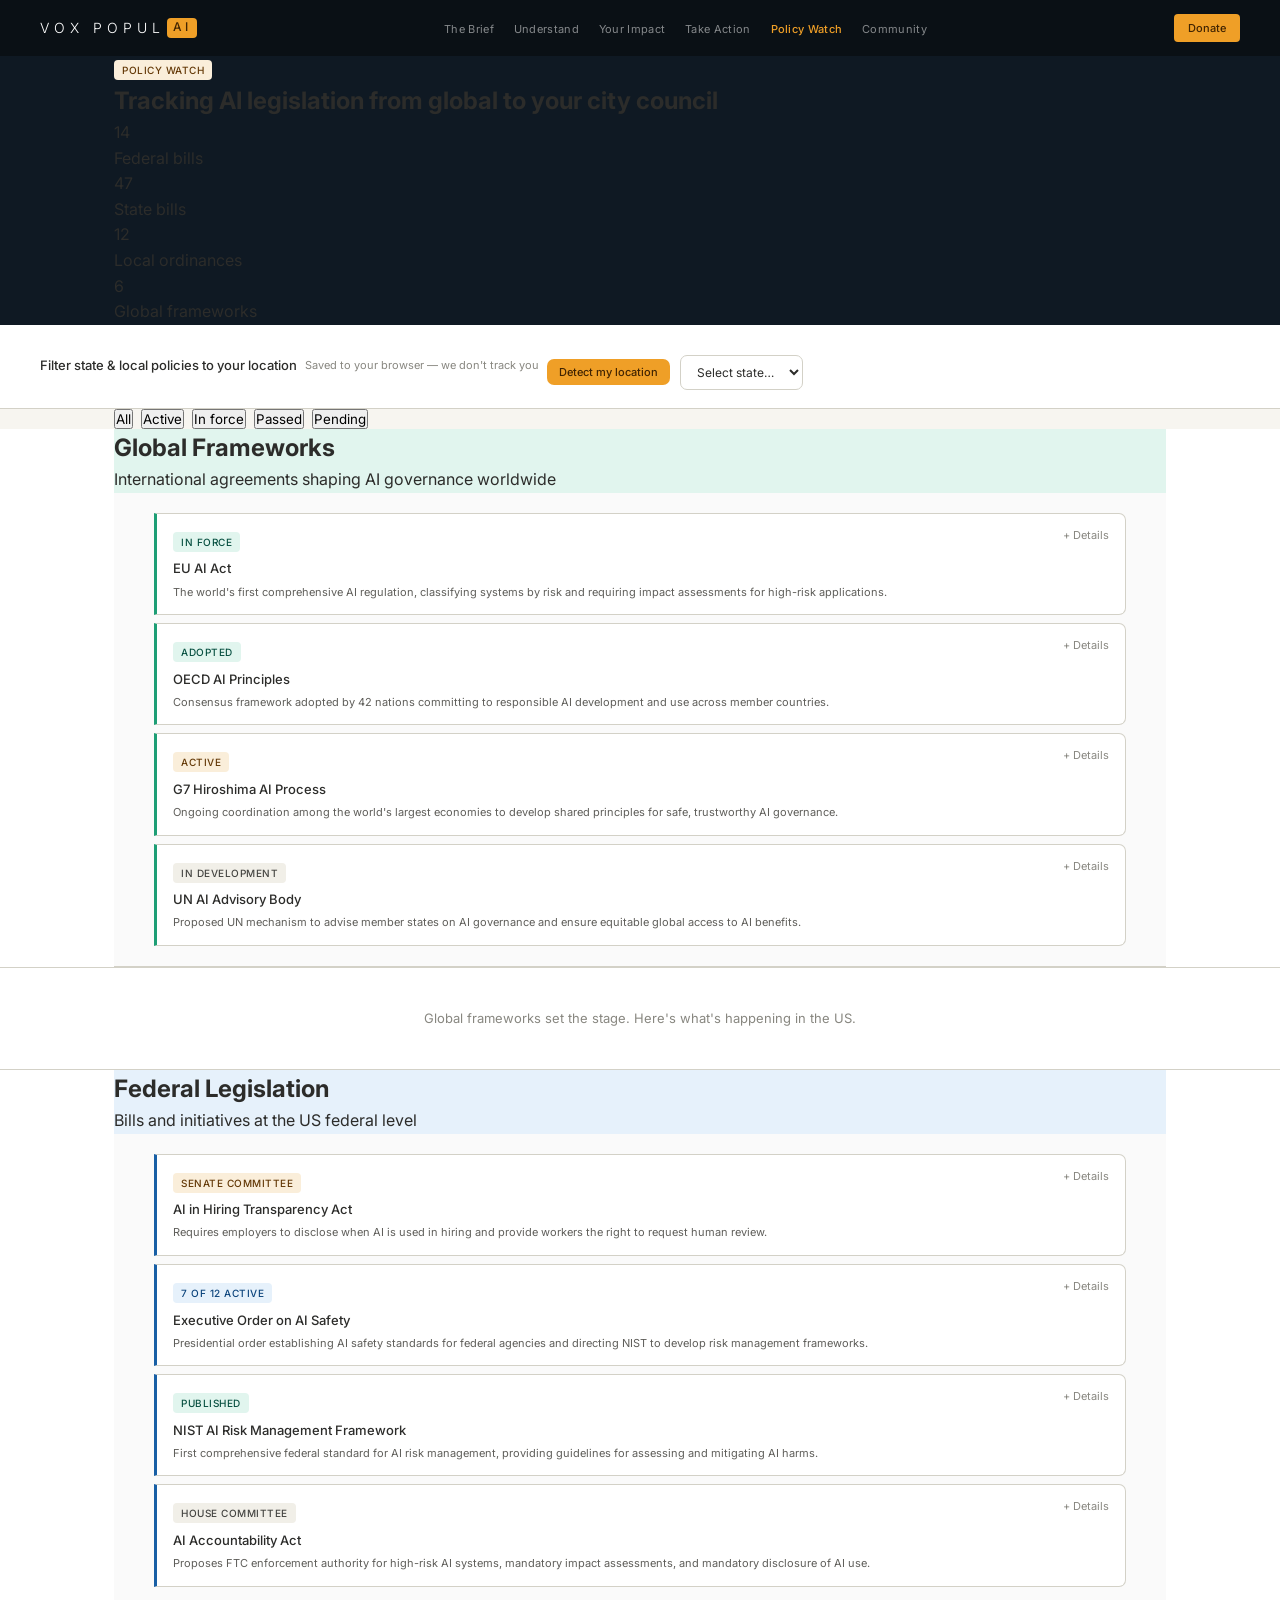
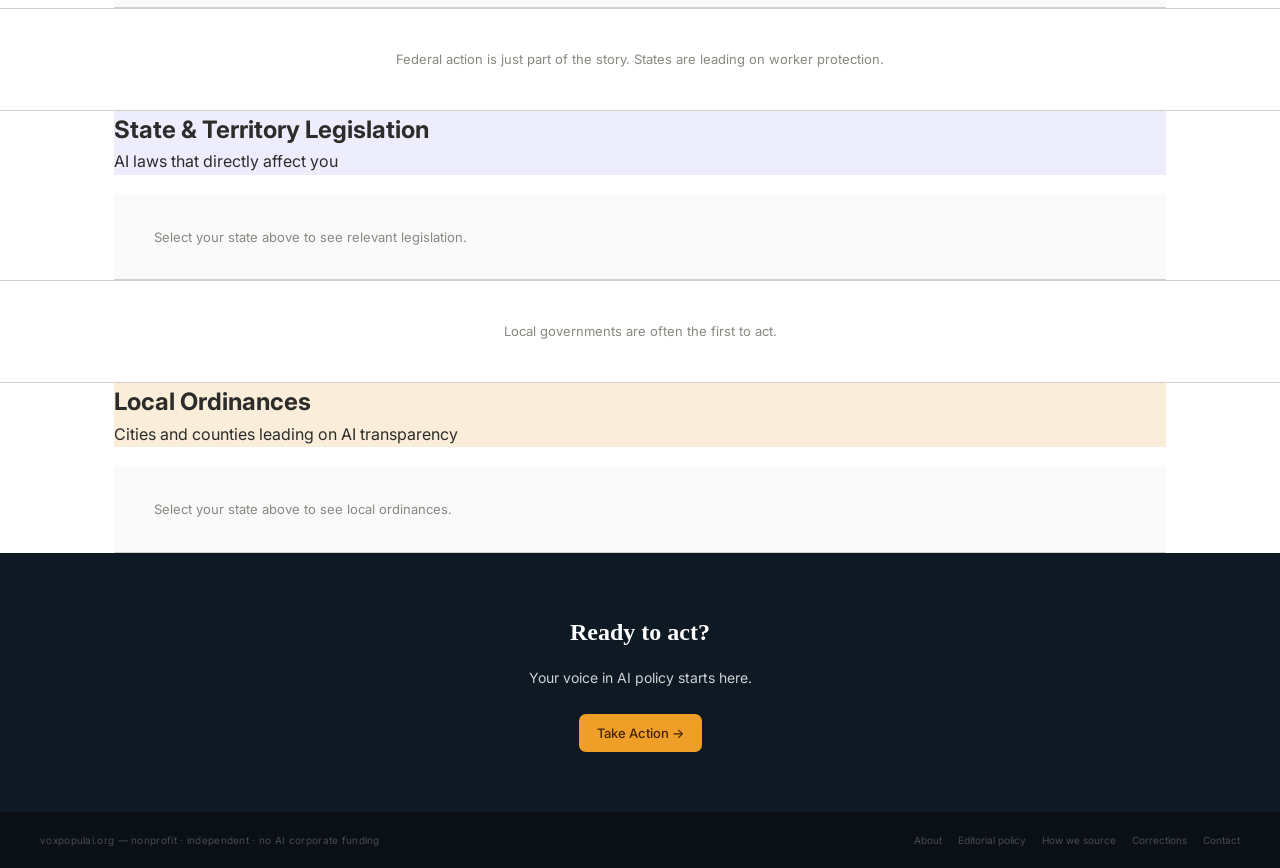
<file: policy-watch.html>
<!DOCTYPE html>
<html lang="en">
<head>
  <meta charset="UTF-8">
  <meta name="viewport" content="width=device-width, initial-scale=1.0">
  <title>Policy Watch — VoxPopulAI</title>
  <link rel="stylesheet" href="assets/css/styles.css">
  <link rel="icon" href="data:image/svg+xml,<svg xmlns='http://www.w3.org/2000/svg' viewBox='0 0 32 32'><rect width='32' height='32' rx='4' fill='%230F1923'/><text y='24' x='4' font-size='18' fill='%23EF9F27' font-family='sans-serif'>AI</text></svg>">
</head>
<body>
<nav class="nav">
  <a href="index.html" class="nav__logo">VOX POPUL<span class="nav__logo-ai">AI</span></a>
  <ul class="nav__links">
    <li><a href="brief.html">The Brief</a></li>
    <li><a href="index.html#understand">Understand</a></li>
    <li><a href="index.html#impact">Your Impact</a></li>
    <li><a href="take-action.html">Take Action</a></li>
    <li><a href="policy-watch.html" class="active">Policy Watch</a></li>
    <li><a href="index.html#community">Community</a></li>
  </ul>
  <div class="nav__right">
    <button class="btn--donate" data-donate-open>Donate</button>
    <button class="nav__hamburger" aria-expanded="false"><span></span><span></span><span></span></button>
  </div>
</nav>
<div class="nav__mobile-menu">
  <a href="brief.html">The Brief</a>
  <a href="index.html#understand">Understand</a>
  <a href="index.html#impact">Your Impact</a>
  <a href="take-action.html">Take Action</a>
  <a href="policy-watch.html">Policy Watch</a>
  <a href="index.html#community">Community</a>
  <a href="#" class="donate-link" data-donate-open>Donate — $1 · $3 · $5</a>
</div>
<div id="donate-overlay" class="donate-overlay">
  <div class="donate-modal">
    <div id="donate-form-content">
      <div class="donate-modal__header">
        <div><div class="donate-modal__title">Support VoxPopulAI</div><div class="donate-modal__subtitle">Independent AI journalism. No corporate funders. No ads.</div></div>
        <button class="donate-modal__close" data-donate-close>×</button>
      </div>
      <div class="donate-freq">
        <button class="donate-freq__btn" data-freq="once">One time</button>
        <button class="donate-freq__btn" data-freq="monthly">Monthly</button>
      </div>
      <div class="donate-amounts">
        <button class="donate-amt" data-amount="1">$1</button>
        <button class="donate-amt" data-amount="3">$3</button>
        <button class="donate-amt" data-amount="5">$5</button>
      </div>
      <div class="donate-custom"><span class="donate-custom__prefix">$</span><input id="donate-custom-input" type="number" min="1" placeholder="Other amount"></div>
      <div class="donate-impact" id="donate-impact-msg">$3 covers one day of The Brief for 12 readers.</div>
      <button class="donate-confirm" id="donate-confirm">Donate $3 →</button>
      <div class="donate-legal">501(c)(3) nonprofit. Tax-deductible. Processed via Stripe.</div>
    </div>
    <div id="donate-thanks" class="donate-thanks" style="display:none">
      <div class="donate-thanks__icon">✓</div>
      <div class="donate-thanks__title">Thank you.</div>
      <div class="donate-thanks__msg">Your support keeps VoxPopulAI free for everyone.</div>
      <button class="btn btn--amber btn--full" data-donate-close>Back to VoxPopulAI</button>
    </div>
  </div>
</div>

<section class="section--dark">
  <div class="container">
    <span class="badge badge--amber">Policy Watch</span>
    <h1 class="headline--serif">Tracking AI legislation from global to your city council</h1>
    <div class="stats-row">
      <div class="stat-item">
        <div class="stat-item__number">14</div>
        <div class="stat-item__label">Federal bills</div>
      </div>
      <div class="stat-item">
        <div class="stat-item__number">47</div>
        <div class="stat-item__label">State bills</div>
      </div>
      <div class="stat-item">
        <div class="stat-item__number">12</div>
        <div class="stat-item__label">Local ordinances</div>
      </div>
      <div class="stat-item">
        <div class="stat-item__number">6</div>
        <div class="stat-item__label">Global frameworks</div>
      </div>
    </div>
  </div>
</section>

<div class="location-bar">
  <div class="location-bar__default">
    <div class="location-bar__title">Filter state & local policies to your location</div>
    <div class="location-bar__sub">Saved to your browser — we don't track you</div>
    <div style="display: flex; gap: 10px; align-items: center; margin-top: 12px;">
      <button id="detect-location-btn" class="btn btn--amber btn--sm">Detect my location</button>
      <select class="location-select">
        <option value="">Select state…</option>
        <option value="CA">California</option>
        <option value="CO">Colorado</option>
        <option value="IL">Illinois</option>
        <option value="NY">New York</option>
        <option value="TX">Texas</option>
        <option value="WA">Washington</option>
      </select>
    </div>
  </div>
  <div class="location-bar__set" style="display: none;">
    <div style="display: flex; gap: 8px; align-items: center;">
      <span style="font-size: 20px;">📍</span>
      <span>Showing: <span id="location-label"></span></span>
      <span class="badge badge--teal" style="margin-left: 8px;">Saved</span>
      <button id="clear-location-btn" class="btn btn--ghost btn--sm" style="margin-left: auto;">Change</button>
    </div>
  </div>
</div>

<section class="section--surface">
  <div class="container">
    <div style="display: flex; gap: 8px; flex-wrap: wrap;">
      <button class="filter-pill" data-filter-group="status" data-filter-value="">All</button>
      <button class="filter-pill" data-filter-group="status" data-filter-value="active">Active</button>
      <button class="filter-pill" data-filter-group="status" data-filter-value="in force">In force</button>
      <button class="filter-pill" data-filter-group="status" data-filter-value="passed">Passed</button>
      <button class="filter-pill" data-filter-group="status" data-filter-value="pending">Pending</button>
    </div>
  </div>
</section>

<section class="section--white">
  <div class="container">
    <div class="tier-header--global">
      <h2 class="tier-header__title">Global Frameworks</h2>
      <p class="tier-header__description">International agreements shaping AI governance worldwide</p>
    </div>
    <div class="tier-content">
      <div class="bill bill--global" data-status="in force" data-filter-target="status">
        <div class="bill__header">
          <div style="flex:1">
            <span class="badge badge--teal">In force</span>
            <div class="bill__title">EU AI Act</div>
          </div>
          <button class="bill__expand">+ Details</button>
        </div>
        <div class="bill__desc">The world's first comprehensive AI regulation, classifying systems by risk and requiring impact assessments for high-risk applications.</div>
        <div class="bill__details">Effective August 2024. The EU AI Act is the world's first binding legal framework for AI. It categorizes AI by risk level and requires high-risk systems (used in employment, law enforcement, education) to undergo pre-deployment impact assessments and post-deployment monitoring. <strong>Global impact:</strong> Companies worldwide are adopting compliance standards modeled on the EU AI Act even outside Europe.<br><br><a href="take-action.html" class="btn btn--ghost btn--sm" style="margin-top:8px">Take Action on this bill →</a></div>
      </div>
      <div class="bill bill--global" data-status="adopted" data-filter-target="status">
        <div class="bill__header">
          <div style="flex:1">
            <span class="badge badge--green">Adopted</span>
            <div class="bill__title">OECD AI Principles</div>
          </div>
          <button class="bill__expand">+ Details</button>
        </div>
        <div class="bill__desc">Consensus framework adopted by 42 nations committing to responsible AI development and use across member countries.</div>
        <div class="bill__details">Adopted May 2019, updated 2023. The OECD AI Principles establish five core values: AI should benefit people and the planet, be human-centered, be transparent and explainable, be robust and secure, and be accountable. The framework is non-binding but widely referenced by governments setting national AI policy. <strong>Impact:</strong> Governments including the US, EU, UK, Canada, and Japan use OECD principles as the basis for national AI strategies.<br><br><a href="take-action.html" class="btn btn--ghost btn--sm" style="margin-top:8px">Take Action on this bill →</a></div>
      </div>
      <div class="bill bill--global" data-status="active" data-filter-target="status">
        <div class="bill__header">
          <div style="flex:1">
            <span class="badge badge--amber">Active</span>
            <div class="bill__title">G7 Hiroshima AI Process</div>
          </div>
          <button class="bill__expand">+ Details</button>
        </div>
        <div class="bill__desc">Ongoing coordination among the world's largest economies to develop shared principles for safe, trustworthy AI governance.</div>
        <div class="bill__details">Launched May 2023 by Japan's G7 presidency. The Hiroshima AI Process brings together the seven largest economies (US, Japan, Germany, UK, France, Italy, Canada) plus the EU to develop shared principles and guidelines for responsible AI governance. Outputs include the Code of Conduct for Responsible AI Development by Private Sector Companies. <strong>Status:</strong> Ongoing, with annual summits and working groups addressing AI safety, data governance, and international coordination.<br><br><a href="take-action.html" class="btn btn--ghost btn--sm" style="margin-top:8px">Take Action on this bill →</a></div>
      </div>
      <div class="bill bill--global" data-status="in development" data-filter-target="status">
        <div class="bill__header">
          <div style="flex:1">
            <span class="badge badge--gray">In development</span>
            <div class="bill__title">UN AI Advisory Body</div>
          </div>
          <button class="bill__expand">+ Details</button>
        </div>
        <div class="bill__desc">Proposed UN mechanism to advise member states on AI governance and ensure equitable global access to AI benefits.</div>
        <div class="bill__details">Proposed by UN Secretary-General António Guterres in 2023, with governance structure still in development. The Advisory Body would provide guidance to UN member states on AI policy, address global risks from advanced AI systems, and ensure that AI development and deployment benefit all countries equitably, not just wealthy ones. <strong>Status:</strong> Framework being finalized with expected establishment in 2026.<br><br><a href="take-action.html" class="btn btn--ghost btn--sm" style="margin-top:8px">Take Action on this bill →</a></div>
      </div>
    </div>
  </div>
</section>

<section class="section--light" style="text-align: center; padding: 40px 20px; border-top: 1px solid var(--color-border); border-bottom: 1px solid var(--color-border);">
  <p style="font-size: 13px; color: var(--color-text-faint); margin: 0;">Global frameworks set the stage. Here's what's happening in the US.</p>
</section>

<section class="section--white">
  <div class="container">
    <div class="tier-header--federal">
      <h2 class="tier-header__title">Federal Legislation</h2>
      <p class="tier-header__description">Bills and initiatives at the US federal level</p>
    </div>
    <div class="tier-content">
      <div class="bill bill--federal" data-status="active" data-filter-target="status">
        <div class="bill__header">
          <div style="flex:1">
            <span class="badge badge--amber">Senate committee</span>
            <div class="bill__title">AI in Hiring Transparency Act</div>
          </div>
          <button class="bill__expand">+ Details</button>
        </div>
        <div class="bill__desc">Requires employers to disclose when AI is used in hiring and provide workers the right to request human review.</div>
        <div class="bill__details">Currently in the Senate HELP Committee. This bill mandates that employers inform job applicants when AI is used to screen or evaluate their applications, explain the key factors the AI considers, and provide a process for requesting human review if the AI rejects them. <strong>Your rights:</strong> You would have the right to know when AI is evaluating your application and to request a human reviewer look at your case.<br><br><a href="take-action.html" class="btn btn--ghost btn--sm" style="margin-top:8px">Take Action on this bill →</a></div>
      </div>
      <div class="bill bill--federal" data-status="in force" data-filter-target="status">
        <div class="bill__header">
          <div style="flex:1">
            <span class="badge badge--blue">7 of 12 active</span>
            <div class="bill__title">Executive Order on AI Safety</div>
          </div>
          <button class="bill__expand">+ Details</button>
        </div>
        <div class="bill__desc">Presidential order establishing AI safety standards for federal agencies and directing NIST to develop risk management frameworks.</div>
        <div class="bill__details">Signed October 2023. The Executive Order directs federal agencies to adopt AI safety practices, directs NIST to develop standards for AI risk management, and establishes the AI Safety Institute to coordinate federal AI safety efforts. Seven of the twelve promised initiatives are currently active. <strong>Status:</strong> Ongoing implementation, with NIST AI Risk Management Framework published in January 2024.<br><br><a href="take-action.html" class="btn btn--ghost btn--sm" style="margin-top:8px">Take Action on this bill →</a></div>
      </div>
      <div class="bill bill--federal" data-status="in force" data-filter-target="status">
        <div class="bill__header">
          <div style="flex:1">
            <span class="badge badge--teal">Published</span>
            <div class="bill__title">NIST AI Risk Management Framework</div>
          </div>
          <button class="bill__expand">+ Details</button>
        </div>
        <div class="bill__desc">First comprehensive federal standard for AI risk management, providing guidelines for assessing and mitigating AI harms.</div>
        <div class="bill__details">Published January 2024. The NIST AI Risk Management Framework (AI RMF) is a voluntary guidance document for organizations deploying AI systems. It provides a structured approach to identifying AI risks, assessing impacts on people and groups, and implementing mitigation strategies. Not legally binding, but becoming the de facto standard for federal contractors and many private companies. <strong>Impact:</strong> Already being adopted by companies across healthcare, finance, and government.<br><br><a href="take-action.html" class="btn btn--ghost btn--sm" style="margin-top:8px">Take Action on this bill →</a></div>
      </div>
      <div class="bill bill--federal" data-status="pending" data-filter-target="status">
        <div class="bill__header">
          <div style="flex:1">
            <span class="badge badge--gray">House committee</span>
            <div class="bill__title">AI Accountability Act</div>
          </div>
          <button class="bill__expand">+ Details</button>
        </div>
        <div class="bill__desc">Proposes FTC enforcement authority for high-risk AI systems, mandatory impact assessments, and mandatory disclosure of AI use.</div>
        <div class="bill__details">Currently in the House Energy and Commerce Committee. The AI Accountability Act would require companies to conduct and publish impact assessments before deploying high-risk AI in employment, credit, housing, or education decisions. It would also create a mechanism for reporting algorithmic harms and give the FTC authority to enforce compliance. <strong>Your rights:</strong> You would have the right to know when high-risk AI is used in decisions about you and to seek recourse if the AI discriminates.<br><br><a href="take-action.html" class="btn btn--ghost btn--sm" style="margin-top:8px">Take Action on this bill →</a></div>
      </div>
    </div>
  </div>
</section>

<section class="section--light" style="text-align: center; padding: 40px 20px; border-top: 1px solid var(--color-border); border-bottom: 1px solid var(--color-border);">
  <p style="font-size: 13px; color: var(--color-text-faint); margin: 0;">Federal action is just part of the story. States are leading on worker protection.</p>
</section>

<section class="section--white">
  <div class="container">
    <div class="tier-header--state">
      <h2 class="tier-header__title">State & Territory Legislation</h2>
      <p class="tier-header__description" style="margin-bottom: 20px;">AI laws that directly affect you</p>
      <span id="state-label-bar" style="font-size: 12px; color: var(--color-text-faint);"></span>
    </div>
    <div class="tier-content">
      <div id="state-prompt" style="font-size: 13px; color: var(--color-text-faint); padding: 12px 0;">Select your state above to see relevant legislation.</div>
      <div id="state-bills" style="display: none;"></div>
    </div>
  </div>
</section>

<section class="section--light" style="text-align: center; padding: 40px 20px; border-top: 1px solid var(--color-border); border-bottom: 1px solid var(--color-border);">
  <p style="font-size: 13px; color: var(--color-text-faint); margin: 0;">Local governments are often the first to act.</p>
</section>

<section class="section--white">
  <div class="container">
    <div class="tier-header--local">
      <h2 class="tier-header__title">Local Ordinances</h2>
      <p class="tier-header__description" style="margin-bottom: 20px;">Cities and counties leading on AI transparency</p>
      <span id="local-label-bar" style="font-size: 12px; color: var(--color-text-faint);"></span>
    </div>
    <div class="tier-content">
      <div id="local-prompt" style="font-size: 13px; color: var(--color-text-faint); padding: 12px 0;">Select your state above to see local ordinances.</div>
      <div id="local-bills" style="display: none;"></div>
    </div>
  </div>
</section>

<section class="section--dark" style="text-align: center; padding: 60px 20px;">
  <h2 style="color: #fff; font-size: 24px; margin: 0 0 16px 0; font-family: 'Crimson Text', serif;">Ready to act?</h2>
  <p style="color: rgba(255,255,255,0.8); font-size: 14px; margin: 0 0 24px 0;">Your voice in AI policy starts here.</p>
  <a href="take-action.html" class="btn btn--amber">Take Action →</a>
</section>

<footer class="footer">
  <span class="footer__note">voxpopulai.org — nonprofit · independent · no AI corporate funding</span>
  <nav class="footer__links">
    <a href="about.html">About</a>
    <a href="editorial-policy.html">Editorial policy</a>
    <a href="how-we-source.html">How we source</a>
    <a href="corrections.html">Corrections</a>
    <a href="contact.html">Contact</a>
  </nav>
</footer>

<script>
const stateData = {
  CA:[
    {id:'ca1',name:'SB 942 — California AI Transparency Act',status:'Signed 2024',cls:'badge--teal',tier:'state',desc:'Requires AI content disclosure for systems with 1M+ monthly users.',detail:'Signed September 2024. Requires AI providers to disclose when content is AI-generated and maintain a public disclosure policy. <strong>Your rights:</strong> You can verify whether content is AI-generated through the provider\'s disclosure tool.'},
    {id:'ca2',name:'AB 2013 — AI Training Data Transparency',status:'Signed 2024',cls:'badge--teal',tier:'state',desc:'Requires AI developers to publish documentation on training data used in high-stakes decisions.',detail:'Requires developers of generative AI available to Californians to post training data sources, date ranges, and whether personal information was included. <strong>Your rights:</strong> You can look up what data was used to train AI systems that affect you.'},
    {id:'ca3',name:'CPRA — AI Profiling Opt-Out',status:'In force',cls:'badge--green',tier:'state',desc:'Gives Californians the right to opt out of automated profiling for significant decisions.',detail:'Under CPRA, Californians can opt out of automated decision-making used to evaluate them for employment, credit, housing, education, or healthcare. Enforced by the California Privacy Protection Agency.'}
  ],
  NY:[
    {id:'ny1',name:'NYC Local Law 144 — AI Hiring Bias Audits',status:'In force',cls:'badge--green',tier:'state',desc:'Requires NYC employers using AI in hiring to conduct annual bias audits and notify applicants.',detail:'In force since July 2023. Employers must conduct annual independent bias audits, post results publicly, and notify candidates at least 10 days before AI is used on their application. <strong>Your rights:</strong> You must be notified if AI is used and can request an accommodation.'},
    {id:'ny2',name:'NY Senate S7543A — AI Governance Act',status:'Active',cls:'badge--amber',tier:'state',desc:'Would establish a statewide AI Bill of Rights and require impact assessments for high-risk AI.',detail:'Currently in committee. Would create a statewide framework requiring agencies to conduct algorithmic impact assessments and give New Yorkers the right to know when AI makes consequential decisions about them.'}
  ],
  IL:[
    {id:'il1',name:'AI Video Interview Act',status:'In force',cls:'badge--green',tier:'state',desc:'First US law requiring employer disclosure before using AI to analyze job interview videos.',detail:'In force since January 2020. Employers must notify applicants that AI will analyze their video interview, explain how it works, and obtain consent. <strong>Your rights:</strong> You can refuse AI video analysis — the employer must then use a human reviewer.'},
    {id:'il2',name:'Illinois AI Governance Act',status:'Pending',cls:'badge--gray',tier:'state',desc:'Would create a comprehensive AI accountability framework across state government and high-risk private uses.',detail:'Pending in the legislature. Would establish an AI governance board, require impact assessments for high-risk AI in state services, and create a public registry of AI systems used by state agencies.'}
  ],
  TX:[
    {id:'tx1',name:'Texas Responsible AI Governance Act',status:'Passed (limited)',cls:'badge--blue',tier:'state',desc:'Establishes voluntary AI governance principles for state agencies — limited scope, no enforcement.',detail:'Passed in 2023. Establishes a framework for Texas state agencies to voluntarily adopt AI governance practices. Narrow scope — does not create private rights of action or apply to private employers.'},
    {id:'tx2',name:'HB 1709 — Biometric Identifier Act (AI amendment)',status:'Active',cls:'badge--amber',tier:'state',desc:'Would extend Texas biometric privacy law to cover AI systems that infer biometric data.',detail:'Currently in committee. Would extend the existing Texas Capture or Use of Biometric Identifier Act to cover AI systems that infer biometric identifiers from behavioral signals.'}
  ],
  CO:[
    {id:'co1',name:'SB 205 — Consumer Protections for Artificial Intelligence',status:'Signed 2024',cls:'badge--teal',tier:'state',desc:'First US state law requiring impact assessments for AI used in consequential decisions.',detail:'Signed May 2024, effective February 2026. Requires developers and deployers of high-risk AI to conduct impact assessments and provide notice when AI makes consequential decisions. <strong>Your rights (from Feb 2026):</strong> If an employer uses AI in a consequential employment decision, you must be notified and can request human review.'},
    {id:'co2',name:'CO Algorithmic Fairness in Insurance',status:'Active',cls:'badge--amber',tier:'state',desc:'Would prohibit insurance companies from using AI in ways that produce discriminatory outcomes.',detail:'Advancing through the Colorado legislature. Would require insurers to audit AI tools for disparate impact and provide transparency on factors used in coverage and pricing decisions.'}
  ],
  WA:[
    {id:'wa1',name:'My Health My Data Act — AI provisions',status:'In force',cls:'badge--green',tier:'state',desc:'Broad health data privacy law covering AI inference of health conditions from behavioral data.',detail:'In force since March 2024. Covers any data that can be used to infer health status — including AI systems that infer health conditions from fitness tracking or browsing behavior. <strong>Your rights:</strong> You can request deletion of health-related data and must consent before it is shared.'},
    {id:'wa2',name:'SB 5838 — Artificial Intelligence Accountability',status:'Active',cls:'badge--amber',tier:'state',desc:'Would establish disclosure requirements and impact assessment mandates for high-risk AI decisions.',detail:'Currently in the Washington State Senate. Would require organizations using high-risk AI in employment, credit, housing, or government services to conduct impact assessments and provide disclosures.'}
  ]
};

const localData = {
  CA:[
    {id:'lca1',name:'SF Automated Decision Systems Ordinance',city:'San Francisco',status:'Proposed',cls:'badge--gray',desc:'Would require city departments to inventory and assess automated decision systems before deployment.',detail:'Introduced to the SF Board of Supervisors. Would create public accountability for AI tools used in city services including predictive policing and benefits determination.'},
    {id:'lca2',name:'LA Office of Responsible Technology',city:'Los Angeles',status:'Active',cls:'badge--amber',desc:'LA\'s newly established office developing ethical AI guidelines for city government.',detail:'Established in 2024. The Office is developing procurement standards for AI tools and a public inventory of city AI systems.'}
  ],
  NY:[
    {id:'lny1',name:'NYC Local Law 144 (see state level)',city:'New York City',status:'In force',cls:'badge--green',desc:'NYC\'s AI hiring bias audit law is the most significant local AI ordinance in the US.',detail:'In force since July 2023. Requires annual independent bias audits. This law is the direct model for several pending state and federal bills.'},
    {id:'lny2',name:'NYC AI in Criminal Justice Reform',city:'New York City',status:'Pending',cls:'badge--gray',desc:'Would require disclosure and auditing of AI tools used in pre-trial risk assessment and parole.',detail:'Introduced in the NYC Council. Would create a first-of-its-kind audit system for AI tools used in the criminal justice system.'}
  ],
  IL:[{id:'lil1',name:'Chicago AI Ethics Working Group',city:'Chicago',status:'Tracking',cls:'badge--blue',desc:'City council working group reviewing AI use by city departments — recommendations expected.',detail:'Established following community advocacy around predictive policing tools. No binding legislation yet, but outcomes are expected to inform city ordinances.'}],
  TX:[{id:'ltx1',name:'Texas cities — no significant local AI ordinances',city:'Statewide',status:'Tracking',cls:'badge--gray',desc:'No major Texas city has passed AI-specific ordinances yet — tracking developments.',detail:'Texas state law currently preempts some local regulations. Advocacy groups in Austin, Dallas, and Houston are monitoring developments.'}],
  CO:[{id:'lco1',name:'Denver AI in city services transparency initiative',city:'Denver',status:'Active',cls:'badge--amber',desc:'Denver is voluntarily building an AI use registry for all city government AI applications.',detail:'Denver launched a proactive AI transparency initiative in 2024, creating a public-facing inventory of all AI tools used by city departments.'}],
  WA:[{id:'lwa1',name:'Seattle Automated Decision Systems in Employment',city:'Seattle',status:'Active',cls:'badge--amber',desc:'Seattle is developing disclosure requirements for employers using AI in hiring and HR.',detail:'Seattle\'s Office of Labor Standards is developing guidance and potentially an ordinance modeled on NYC\'s Local Law 144.'}]
};

function billHTML(b, tierClass) {
  return `<div class="bill ${tierClass}" data-status="${b.status.toLowerCase()}" data-filter-target="status">
    <div class="bill__header">
      <div style="flex:1">
        <span class="badge ${b.cls}">${b.status}</span>
        ${b.city ? `<span style="font-size:10px;color:var(--color-text-faint);margin-left:6px">${b.city}</span>` : ''}
        <div class="bill__title">${b.name}</div>
      </div>
      <button class="bill__expand">+ Details</button>
    </div>
    <div class="bill__desc">${b.desc}</div>
    <div class="bill__details">${b.detail}<br><br><a href="take-action.html" class="btn btn--ghost btn--sm" style="margin-top:8px">Take Action on this bill →</a></div>
  </div>`;
}

function renderStateBills(code) {
  const data = stateData[code];
  const el = document.getElementById('state-bills');
  const prompt = document.getElementById('state-prompt');
  const bar = document.getElementById('state-label-bar');
  if (bar) bar.textContent = (data ? 'Showing: ' : '') + ({CA:'California',CO:'Colorado',IL:'Illinois',NY:'New York',TX:'Texas',WA:'Washington'}[code] || code);
  if (!el) return;
  if (!data || !data.length) { el.innerHTML = '<p style="font-size:13px;color:var(--color-text-faint);padding:12px 0">No state data yet for this state — check back soon.</p>'; }
  else { el.innerHTML = data.map(b => billHTML(b, 'bill--state')).join(''); }
  el.style.display = '';
  if (prompt) prompt.style.display = 'none';
  initBills();
}

function renderLocalBills(code) {
  const data = localData[code];
  const el = document.getElementById('local-bills');
  const prompt = document.getElementById('local-prompt');
  const bar = document.getElementById('local-label-bar');
  if (bar) bar.textContent = {CA:'California',CO:'Colorado',IL:'Illinois',NY:'New York',TX:'Texas',WA:'Washington'}[code] || code;
  if (!el) return;
  if (!data || !data.length) { el.innerHTML = '<p style="font-size:13px;color:var(--color-text-faint);padding:12px 0">No local ordinance data yet.</p>'; }
  else { el.innerHTML = data.map(b => billHTML(b, 'bill--local')).join(''); }
  el.style.display = '';
  if (prompt) prompt.style.display = 'none';
  initBills();
}

document.addEventListener('DOMContentLoaded', () => {
  initLocation({ onSet: function(code) { renderStateBills(code); renderLocalBills(code); } });
});
</script>

<script src="assets/js/main.js"></script>
</body>
</html>
</file>
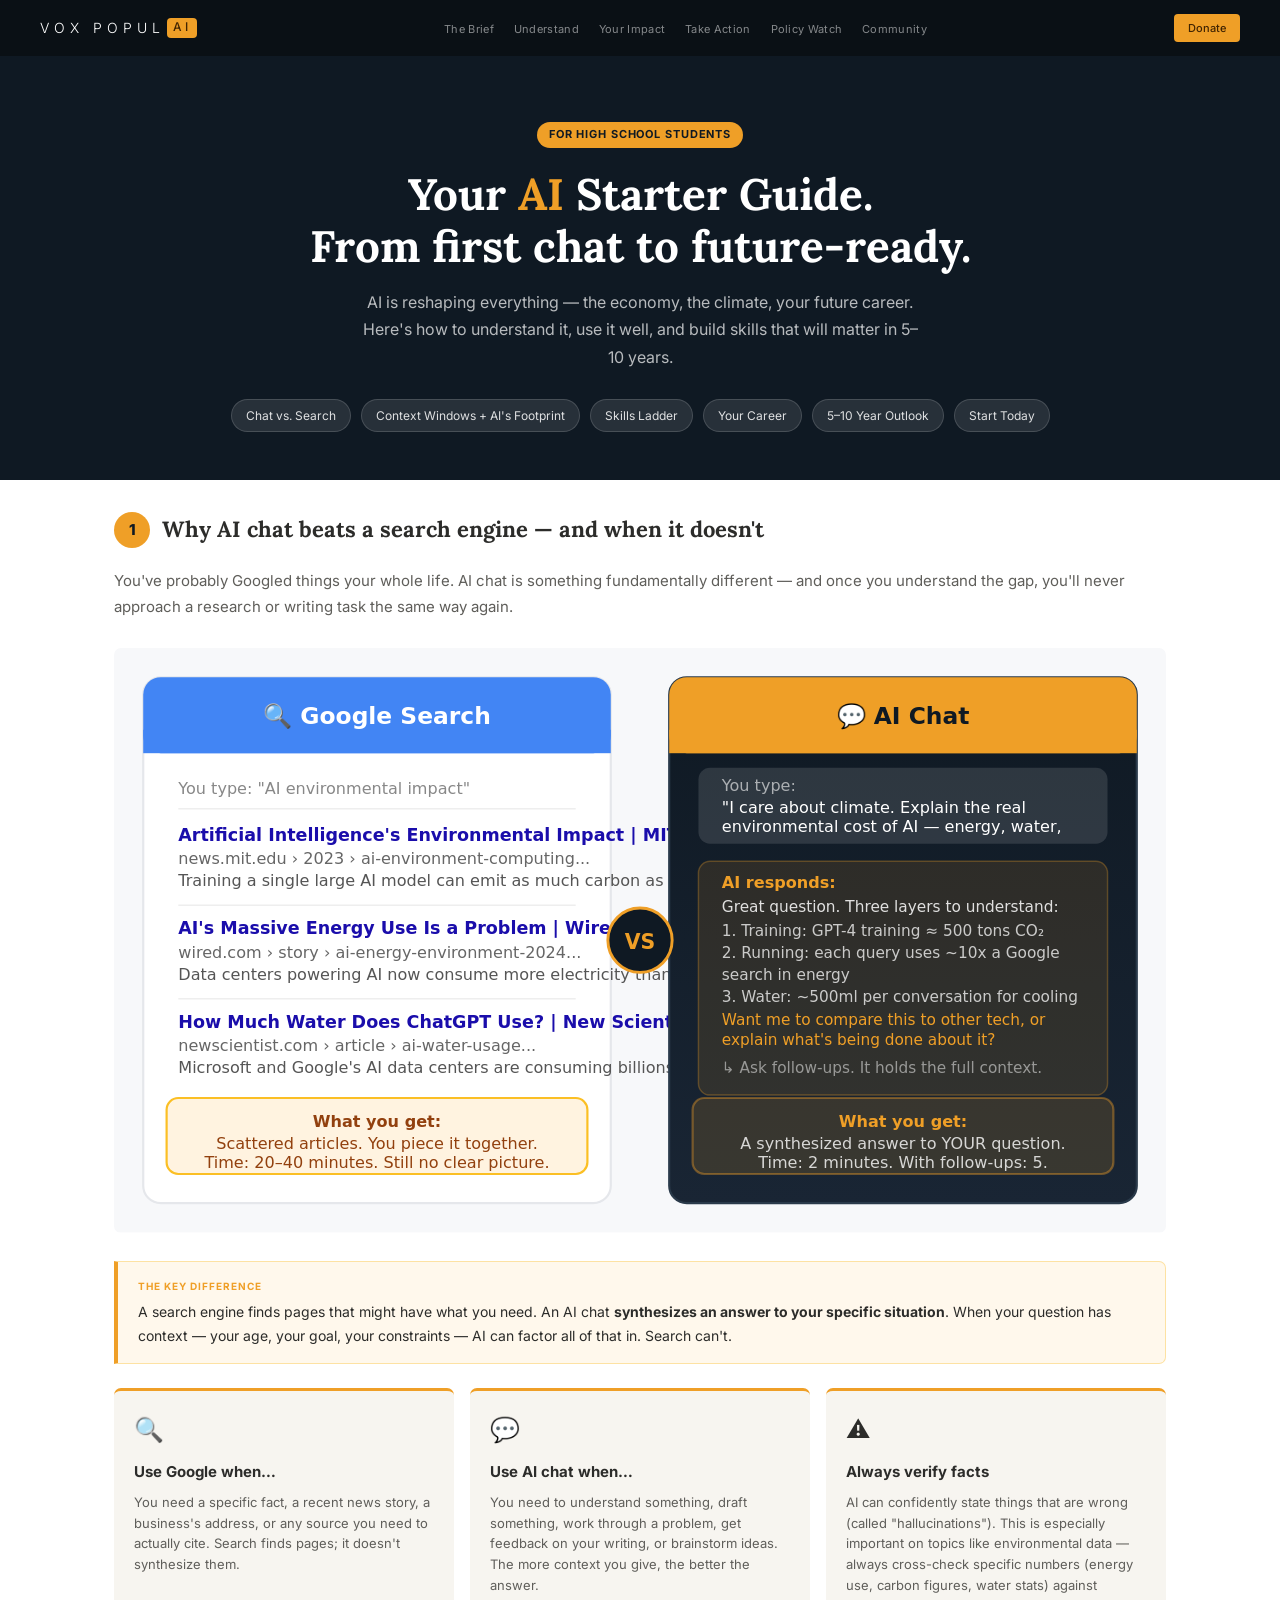
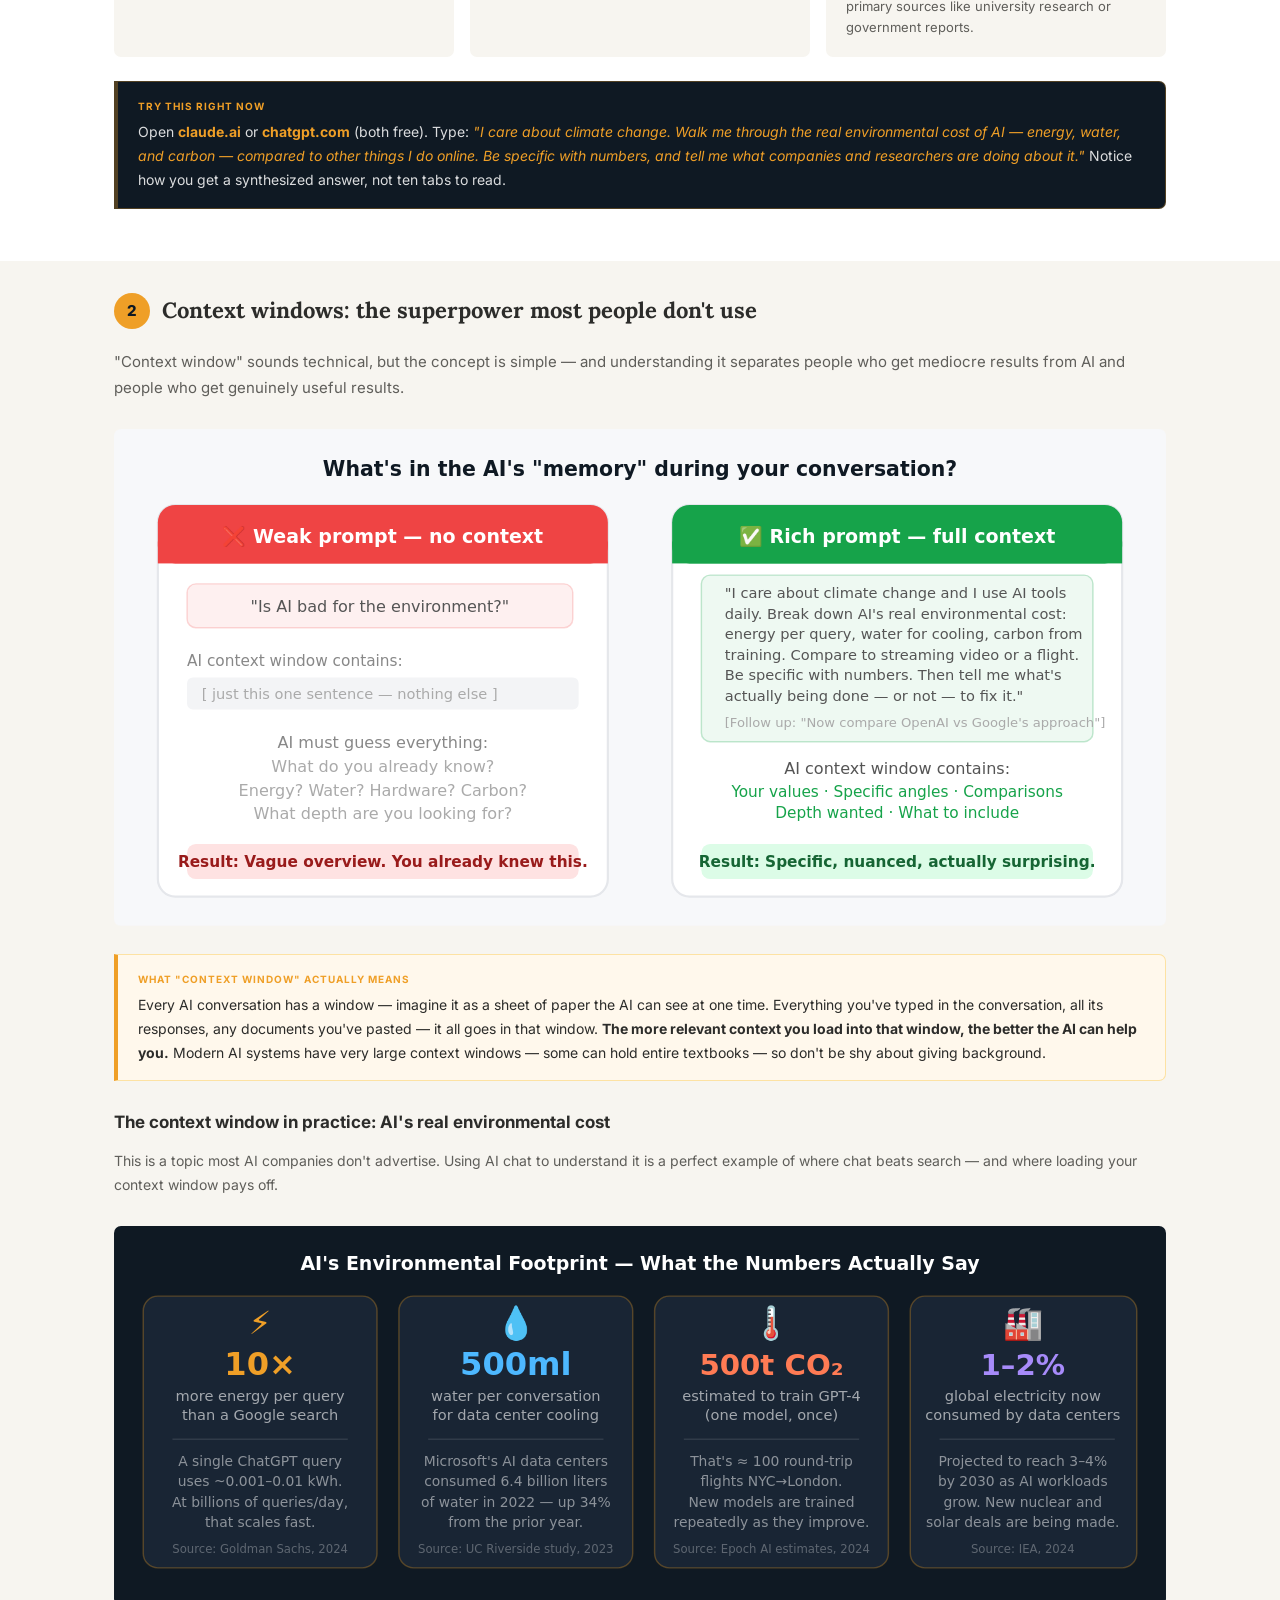
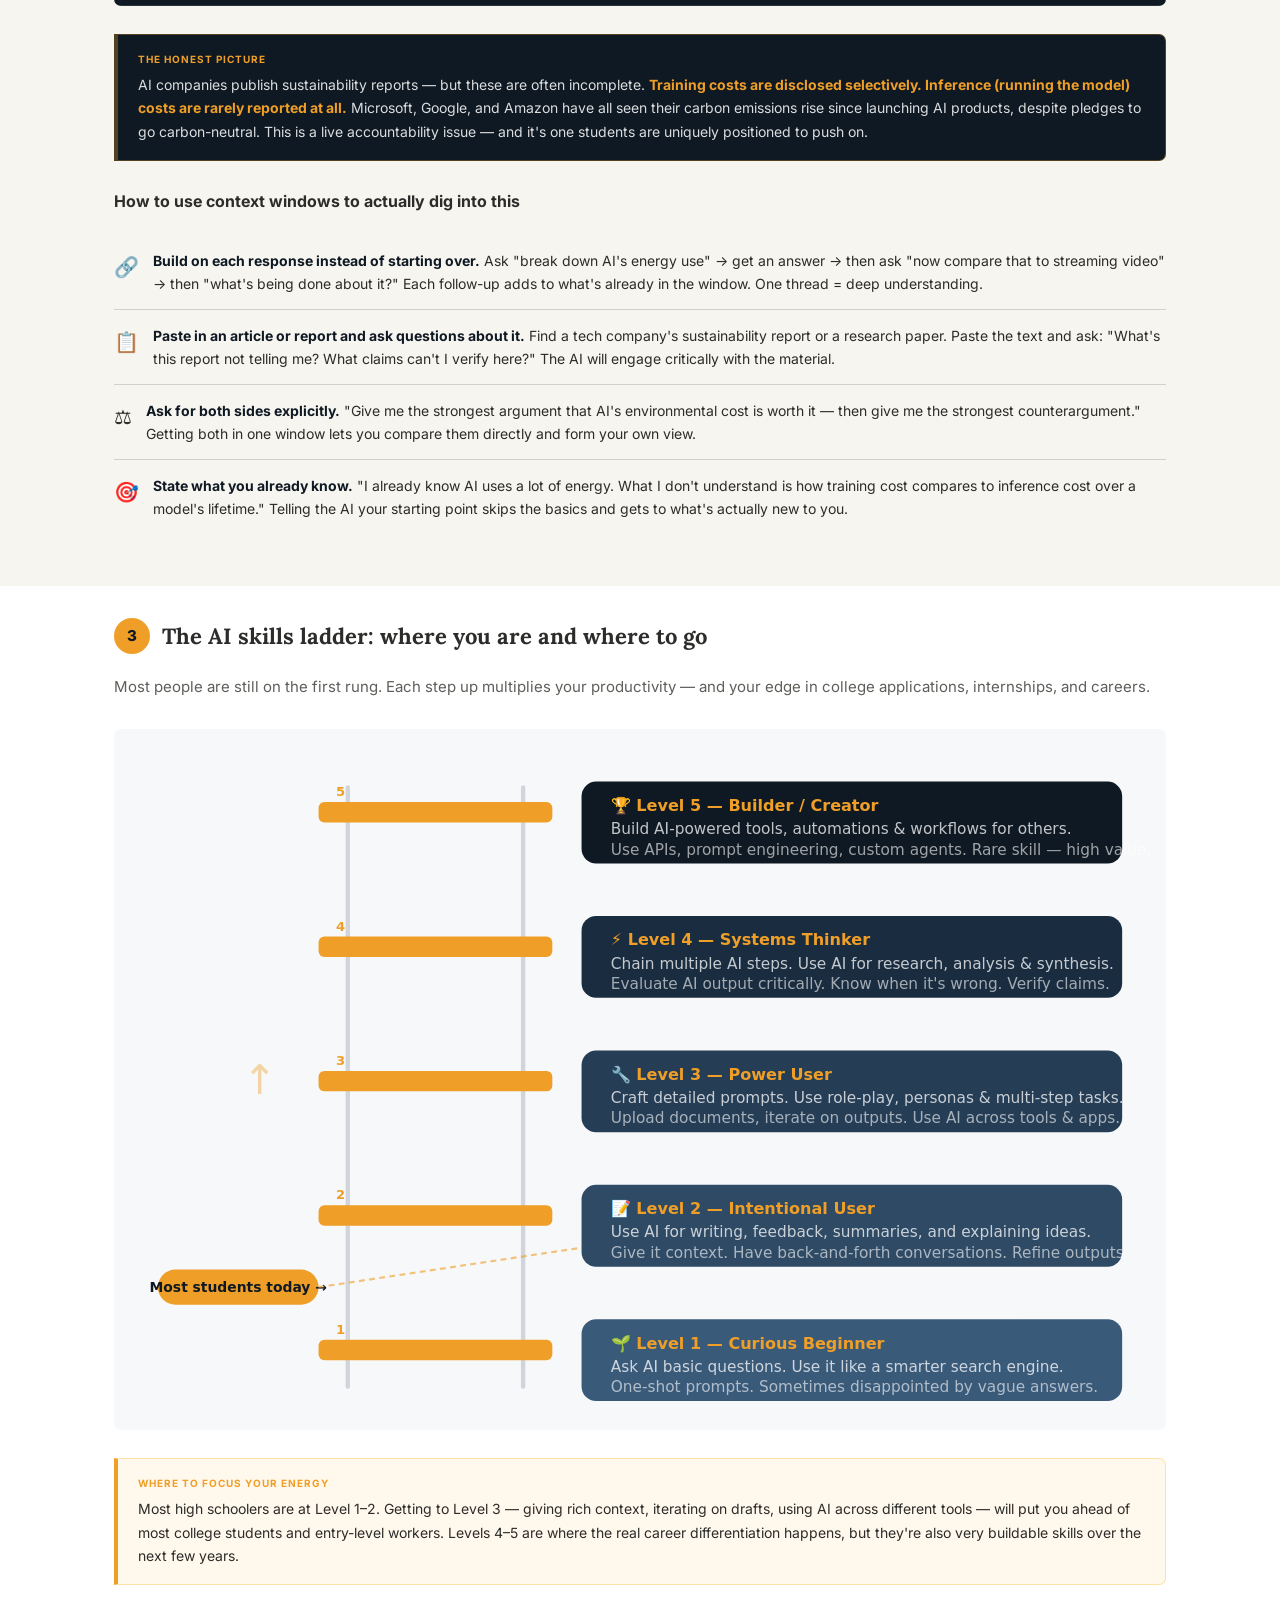
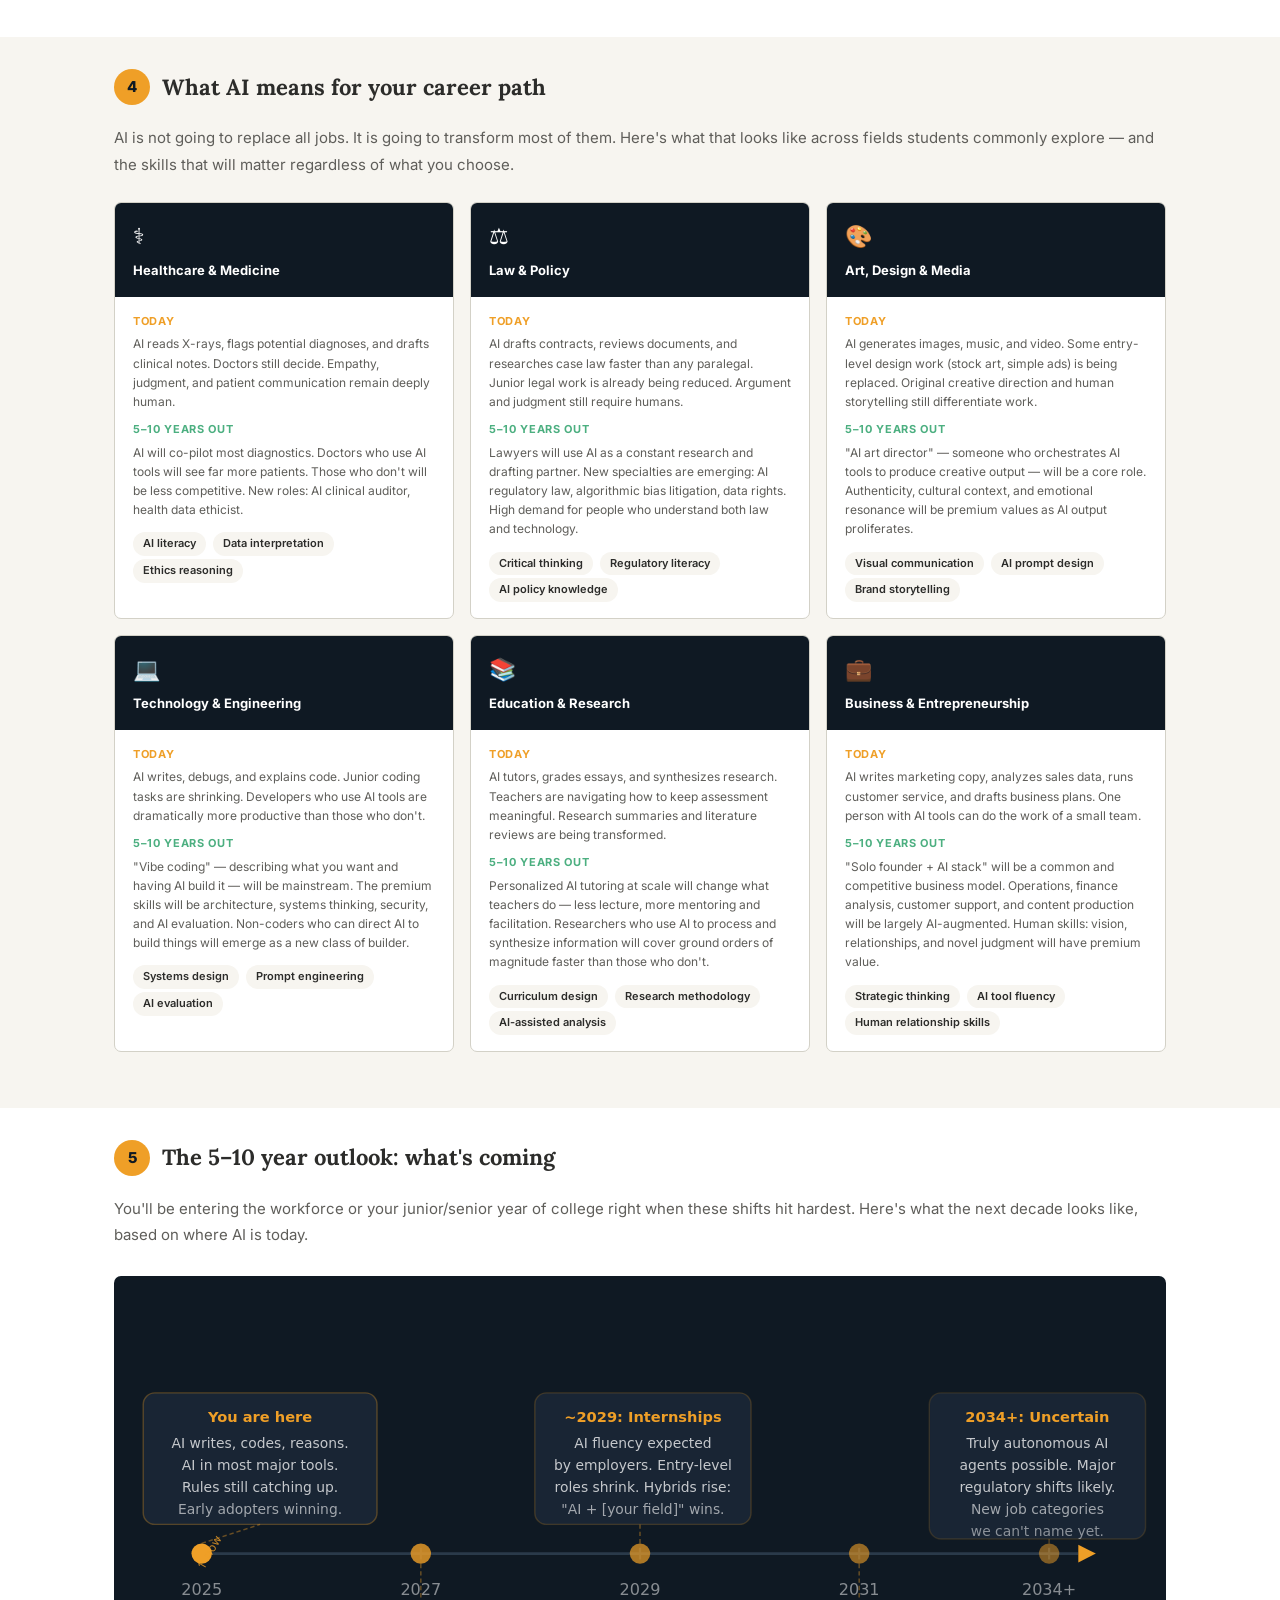
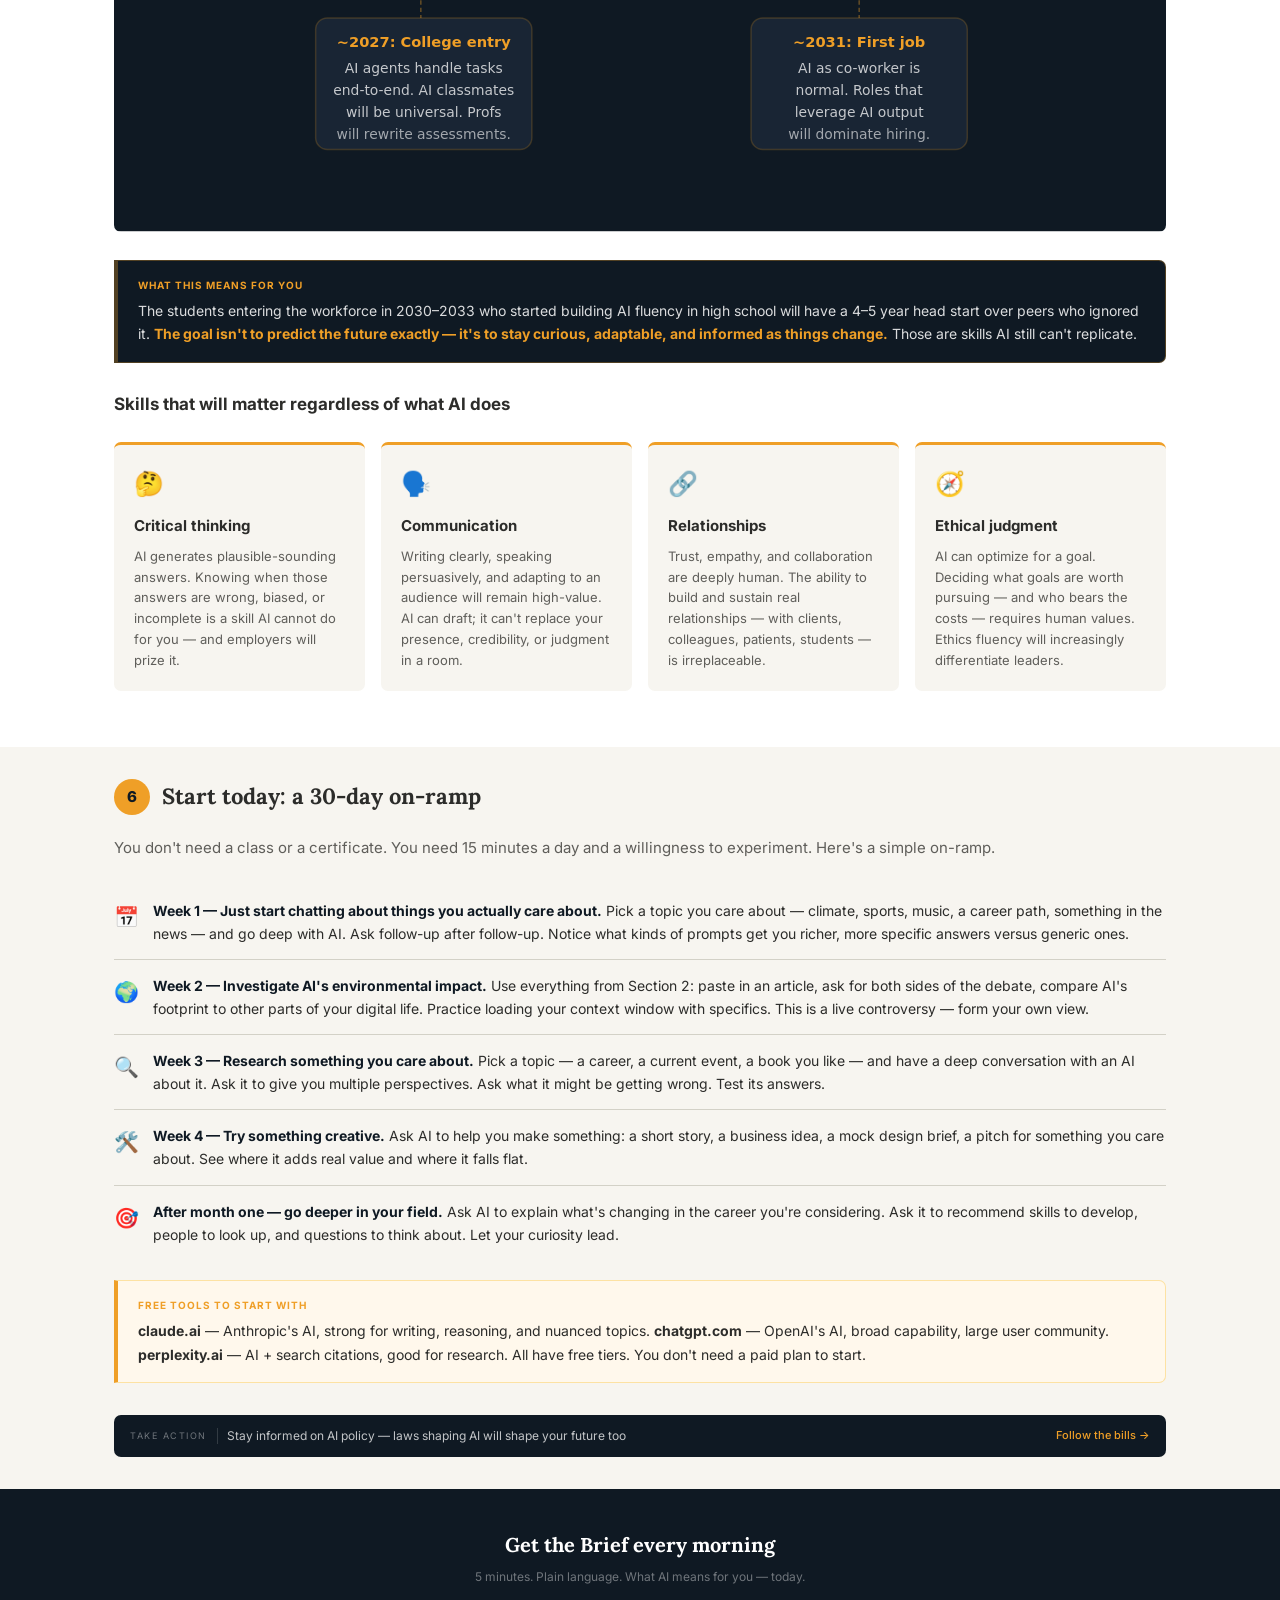
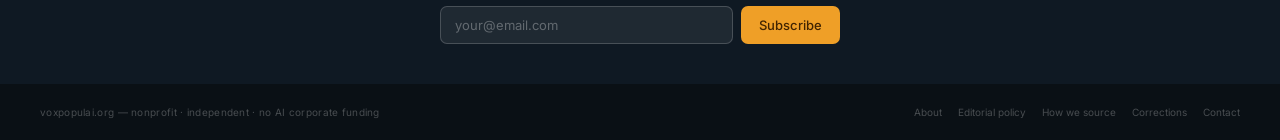
<file: student-ai-guide.html>
<!DOCTYPE html>
<html lang="en">
<head>
  <meta charset="UTF-8">
  <meta name="viewport" content="width=device-width, initial-scale=1.0">
  <meta name="description" content="Your AI Starter Guide — From first chat to future-ready. A plain-language guide for high school students navigating the age of AI.">
  <title>Student AI Guide — VoxPopulAI</title>
  <link rel="stylesheet" href="assets/css/styles.css">
  <link rel="icon" href="data:image/svg+xml,<svg xmlns='http://www.w3.org/2000/svg' viewBox='0 0 32 32'><rect width='32' height='32' rx='4' fill='%230F1923'/><text y='24' x='4' font-size='18' fill='%23EF9F27' font-family='sans-serif'>AI</text></svg>">
  <style>
    /* ── Guide-specific styles ── */
    .guide-hero {
      background: var(--color-dark);
      color: #fff;
      padding: 64px 0 48px;
      text-align: center;
    }
    .guide-hero__eyebrow {
      display: inline-block;
      background: var(--color-amber);
      color: var(--color-dark);
      font-size: 11px;
      font-weight: 700;
      letter-spacing: .08em;
      text-transform: uppercase;
      padding: 4px 12px;
      border-radius: 20px;
      margin-bottom: 20px;
    }
    .guide-hero__title {
      font-family: var(--font-serif);
      font-size: clamp(28px, 5vw, 44px);
      font-weight: 800;
      line-height: 1.2;
      margin-bottom: 16px;
      color: #fff;
    }
    .guide-hero__title span { color: var(--color-amber); }
    .guide-hero__sub {
      font-size: 16px;
      color: rgba(255,255,255,0.7);
      line-height: 1.7;
      max-width: 560px;
      margin: 0 auto 28px;
    }
    .guide-toc {
      display: flex;
      gap: 10px;
      flex-wrap: wrap;
      justify-content: center;
      margin-top: 8px;
    }
    .guide-toc a {
      background: rgba(255,255,255,0.1);
      color: rgba(255,255,255,0.85);
      border: 1px solid rgba(255,255,255,0.15);
      border-radius: 20px;
      padding: 6px 14px;
      font-size: 12px;
      text-decoration: none;
      transition: background 0.2s;
    }
    .guide-toc a:hover { background: rgba(239,159,39,0.25); color: var(--color-amber); border-color: var(--color-amber); }

    /* ── Section titles with step numbers ── */
    .guide-step {
      display: inline-flex;
      align-items: center;
      gap: 12px;
      margin-bottom: 20px;
    }
    .guide-step__num {
      width: 36px;
      height: 36px;
      background: var(--color-amber);
      color: var(--color-dark);
      border-radius: 50%;
      font-size: 15px;
      font-weight: 800;
      display: flex;
      align-items: center;
      justify-content: center;
      flex-shrink: 0;
    }
    .guide-step__title {
      font-family: var(--font-serif);
      font-size: 22px;
      font-weight: 700;
      color: var(--color-text);
      margin: 0;
    }

    /* ── Info boxes ── */
    .info-box {
      background: #fff8ec;
      border: 1px solid #fde2a3;
      border-left: 4px solid var(--color-amber);
      border-radius: 0 var(--radius-md) var(--radius-md) 0;
      padding: 16px 20px;
      margin: 20px 0;
    }
    .info-box--dark {
      background: var(--color-dark);
      color: #fff;
      border-left-color: var(--color-amber);
      border-color: rgba(239,159,39,0.3);
    }
    .info-box__label {
      font-size: 10px;
      font-weight: 700;
      letter-spacing: .1em;
      text-transform: uppercase;
      color: var(--color-amber);
      margin-bottom: 6px;
    }
    .info-box p { font-size: 14px; line-height: 1.7; margin: 0; }

    /* ── Callout grid ── */
    .callout-grid {
      display: grid;
      grid-template-columns: repeat(auto-fit, minmax(240px, 1fr));
      gap: 16px;
      margin: 24px 0;
    }
    .callout-card {
      background: var(--color-surface);
      border-radius: var(--radius-md);
      padding: 20px;
      border-top: 3px solid var(--color-amber);
    }
    .callout-card__icon { font-size: 24px; margin-bottom: 10px; }
    .callout-card h4 { font-size: 15px; font-weight: 700; margin-bottom: 8px; color: var(--color-text); }
    .callout-card p { font-size: 13px; color: var(--color-text-muted); line-height: 1.6; margin: 0; }

    /* ── Career cards ── */
    .career-grid {
      display: grid;
      grid-template-columns: repeat(auto-fit, minmax(260px, 1fr));
      gap: 16px;
      margin: 24px 0;
    }
    .career-card {
      background: #fff;
      border: 1px solid var(--color-border);
      border-radius: var(--radius-md);
      overflow: hidden;
    }
    .career-card__header {
      background: var(--color-dark);
      color: #fff;
      padding: 16px 18px;
    }
    .career-card__emoji { font-size: 22px; }
    .career-card__field { font-size: 13px; font-weight: 700; margin-top: 6px; color: #fff; }
    .career-card__body { padding: 16px 18px; }
    .career-card__now, .career-card__future {
      font-size: 12px;
      line-height: 1.6;
      color: var(--color-text-muted);
      margin-bottom: 10px;
    }
    .career-card__now strong, .career-card__future strong {
      font-size: 11px;
      text-transform: uppercase;
      letter-spacing: .06em;
      font-weight: 700;
      display: block;
      margin-bottom: 4px;
    }
    .career-card__now strong { color: var(--color-amber); }
    .career-card__future strong { color: #4caf80; }
    .career-card__skill {
      font-size: 11px;
      font-weight: 600;
      background: var(--color-surface);
      color: var(--color-text);
      border-radius: 12px;
      padding: 3px 10px;
      display: inline-block;
      margin: 2px 3px 0 0;
    }

    /* ── Tip list ── */
    .tip-list { list-style: none; padding: 0; margin: 20px 0; }
    .tip-list li {
      display: flex;
      gap: 14px;
      padding: 14px 0;
      border-bottom: 1px solid var(--color-border);
      font-size: 14px;
      line-height: 1.65;
      color: var(--color-text);
    }
    .tip-list li:last-child { border-bottom: none; }
    .tip-list__icon {
      font-size: 20px;
      flex-shrink: 0;
      margin-top: 2px;
    }
    .tip-list strong { color: var(--color-dark); }

    /* ── Infographic containers ── */
    .infographic {
      border-radius: var(--radius-md);
      overflow: hidden;
      margin: 28px 0;
    }
    .infographic svg { display: block; width: 100%; height: auto; }

    @media (max-width: 600px) {
      .guide-hero { padding: 48px 0 36px; }
      .callout-grid { grid-template-columns: 1fr; }
      .career-grid { grid-template-columns: 1fr; }
    }
  </style>
</head>
<body>

<!-- ── Navigation ── -->
<nav class="nav" role="navigation" aria-label="Main navigation">
  <a href="index.html" class="nav__logo" aria-label="VoxPopulAI home">
    VOX POPUL<span class="nav__logo-ai">AI</span>
  </a>
  <ul class="nav__links" role="list">
    <li><a href="brief.html">The Brief</a></li>
    <li><a href="index.html#understand">Understand</a></li>
    <li><a href="index.html#impact">Your Impact</a></li>
    <li><a href="take-action.html">Take Action</a></li>
    <li><a href="policy-watch.html">Policy Watch</a></li>
    <li><a href="index.html#community">Community</a></li>
  </ul>
  <div class="nav__right">
    <button class="btn--donate" data-donate-open aria-label="Donate to VoxPopulAI">Donate</button>
    <button class="nav__hamburger" aria-label="Open menu" aria-expanded="false">
      <span></span><span></span><span></span>
    </button>
  </div>
</nav>

<div class="nav__mobile-menu" role="navigation" aria-label="Mobile navigation">
  <a href="brief.html">The Brief</a>
  <a href="index.html#understand">Understand</a>
  <a href="index.html#impact">Your Impact</a>
  <a href="take-action.html">Take Action</a>
  <a href="policy-watch.html">Policy Watch</a>
  <a href="index.html#community">Community</a>
  <a href="#" class="donate-link" data-donate-open>Donate — $1 · $3 · $5</a>
</div>

<!-- ── Donate Modal ── -->
<div id="donate-overlay" class="donate-overlay" role="dialog" aria-modal="true" aria-label="Donate to VoxPopulAI">
  <div class="donate-modal">
    <div id="donate-form-content">
      <div class="donate-modal__header">
        <div>
          <div class="donate-modal__title">Support VoxPopulAI</div>
          <div class="donate-modal__subtitle">Independent AI journalism.<br>No corporate funders. No ads. Just you.</div>
        </div>
        <button class="donate-modal__close" data-donate-close aria-label="Close donate dialog">×</button>
      </div>
      <div class="donate-freq">
        <button class="donate-freq__btn" data-freq="once">One time</button>
        <button class="donate-freq__btn" data-freq="monthly">Monthly</button>
      </div>
      <div class="donate-amounts">
        <button class="donate-amt" data-amount="1">$1</button>
        <button class="donate-amt" data-amount="3">$3</button>
        <button class="donate-amt" data-amount="5">$5</button>
      </div>
      <div class="donate-custom">
        <span class="donate-custom__prefix">$</span>
        <input id="donate-custom-input" type="number" min="1" placeholder="Other amount" aria-label="Custom donation amount">
      </div>
      <div class="donate-impact" id="donate-impact-msg">$3 covers one day of The Brief for 12 readers.</div>
      <button class="donate-confirm" id="donate-confirm">Donate $3 →</button>
      <div class="donate-legal">VoxPopulAI is a 501(c)(3) nonprofit. Your contribution is tax-deductible. Processed securely via Stripe.</div>
    </div>
    <div id="donate-thanks" class="donate-thanks" style="display:none">
      <div class="donate-thanks__icon">✓</div>
      <div class="donate-thanks__title">Thank you.</div>
      <div class="donate-thanks__msg">Your support keeps VoxPopulAI independent and free for everyone. A receipt is on its way to your email.</div>
      <button class="btn btn--amber btn--full" data-donate-close>Back to VoxPopulAI</button>
    </div>
  </div>
</div>

<!-- ── Hero ── -->
<header class="guide-hero" role="banner">
  <div class="container">
    <span class="guide-hero__eyebrow">For High School Students</span>
    <h1 class="guide-hero__title">Your <span>AI</span> Starter Guide.<br>From first chat to future-ready.</h1>
    <p class="guide-hero__sub">AI is reshaping everything — the economy, the climate, your future career. Here's how to understand it, use it well, and build skills that will matter in 5–10 years.</p>
    <nav class="guide-toc" aria-label="Guide sections">
      <a href="#chat-vs-search">Chat vs. Search</a>
      <a href="#context-windows">Context Windows + AI's Footprint</a>
      <a href="#skills-ladder">Skills Ladder</a>
      <a href="#careers">Your Career</a>
      <a href="#future">5–10 Year Outlook</a>
      <a href="#start-today">Start Today</a>
    </nav>
  </div>
</header>

<!-- ──────────────────────────────────────────
     SECTION 1 — AI Chat vs. Google Search
     ────────────────────────────────────────── -->
<section class="section section--white" id="chat-vs-search" aria-labelledby="s1-title">
  <div class="container">
    <div class="guide-step">
      <div class="guide-step__num">1</div>
      <h2 class="guide-step__title" id="s1-title">Why AI chat beats a search engine — and when it doesn't</h2>
    </div>

    <p style="font-size:15px;line-height:1.75;color:var(--color-text-muted);margin-bottom:24px">
      You've probably Googled things your whole life. AI chat is something fundamentally different — and once you understand the gap, you'll never approach a research or writing task the same way again.
    </p>

    <!-- Infographic: Chat vs Search comparison -->
    <div class="infographic" aria-label="AI Chat vs Google Search comparison infographic">
      <svg viewBox="0 0 720 400" xmlns="http://www.w3.org/2000/svg" role="img" aria-label="Side-by-side comparison of Google Search and AI Chat">
        <defs>
          <linearGradient id="darkGrad" x1="0" y1="0" x2="0" y2="1">
            <stop offset="0%" stop-color="#0F1923"/>
            <stop offset="100%" stop-color="#192534"/>
          </linearGradient>
        </defs>
        <!-- Background -->
        <rect width="720" height="400" fill="#f7f8fa"/>

        <!-- Left panel: Google Search -->
        <rect x="20" y="20" width="320" height="360" rx="12" fill="#fff" stroke="#e5e7eb" stroke-width="1.5"/>
        <rect x="20" y="20" width="320" height="52" rx="12" fill="#4285F4"/>
        <rect x="20" y="56" width="320" height="16" rx="0" fill="#4285F4"/>
        <text x="180" y="52" text-anchor="middle" font-family="system-ui,sans-serif" font-size="16" font-weight="700" fill="#fff">🔍 Google Search</text>

        <!-- Search result links -->
        <g font-family="system-ui,sans-serif">
          <text x="44" y="100" font-size="11" fill="#888">You type: "AI environmental impact"</text>
          <line x1="44" y1="110" x2="316" y2="110" stroke="#eee" stroke-width="1"/>

          <text x="44" y="132" font-size="12" font-weight="600" fill="#1a0dab">Artificial Intelligence's Environmental Impact | MIT</text>
          <text x="44" y="148" font-size="11" fill="#666">news.mit.edu › 2023 › ai-environment-computing...</text>
          <text x="44" y="163" font-size="11" fill="#555">Training a single large AI model can emit as much carbon as five cars over their entire lifetimes. Researchers say...</text>

          <line x1="44" y1="176" x2="316" y2="176" stroke="#eee" stroke-width="1"/>
          <text x="44" y="196" font-size="12" font-weight="600" fill="#1a0dab">AI's Massive Energy Use Is a Problem | Wired</text>
          <text x="44" y="212" font-size="11" fill="#666">wired.com › story › ai-energy-environment-2024...</text>
          <text x="44" y="227" font-size="11" fill="#555">Data centers powering AI now consume more electricity than some small countries. Here's why it's getting worse.</text>

          <line x1="44" y1="240" x2="316" y2="240" stroke="#eee" stroke-width="1"/>
          <text x="44" y="260" font-size="12" font-weight="600" fill="#1a0dab">How Much Water Does ChatGPT Use? | New Scientist</text>
          <text x="44" y="276" font-size="11" fill="#666">newscientist.com › article › ai-water-usage...</text>
          <text x="44" y="291" font-size="11" fill="#555">Microsoft and Google's AI data centers are consuming billions of gallons of water for cooling. Studies suggest a...</text>
        </g>

        <!-- Bottom outcome note -->
        <rect x="36" y="308" width="288" height="52" rx="8" fill="#fff3e0" stroke="#fbbf24" stroke-width="1.5"/>
        <text x="180" y="328" text-anchor="middle" font-family="system-ui,sans-serif" font-size="11" font-weight="700" fill="#92400e">What you get:</text>
        <text x="180" y="343" text-anchor="middle" font-family="system-ui,sans-serif" font-size="11" fill="#92400e">Scattered articles. You piece it together.</text>
        <text x="180" y="356" text-anchor="middle" font-family="system-ui,sans-serif" font-size="11" fill="#92400e">Time: 20–40 minutes. Still no clear picture.</text>

        <!-- Right panel: AI Chat -->
        <rect x="380" y="20" width="320" height="360" rx="12" fill="url(#darkGrad)" stroke="#2a3a4a" stroke-width="1.5"/>
        <rect x="380" y="20" width="320" height="52" rx="12" fill="#EF9F27"/>
        <rect x="380" y="56" width="320" height="16" rx="0" fill="#EF9F27"/>
        <text x="540" y="52" text-anchor="middle" font-family="system-ui,sans-serif" font-size="16" font-weight="700" fill="#0F1923">💬 AI Chat</text>

        <!-- Chat message -->
        <rect x="400" y="82" width="280" height="52" rx="8" fill="rgba(255,255,255,0.12)"/>
        <text x="416" y="98" font-family="system-ui,sans-serif" font-size="11" fill="rgba(255,255,255,0.6)">You type:</text>
        <text x="416" y="113" font-family="system-ui,sans-serif" font-size="11" fill="#fff">"I care about climate. Explain the real</text>
        <text x="416" y="126" font-family="system-ui,sans-serif" font-size="11" fill="#fff">environmental cost of AI — energy, water,</text>

        <!-- AI response bubble -->
        <rect x="400" y="146" width="280" height="160" rx="8" fill="rgba(239,159,39,0.12)" stroke="rgba(239,159,39,0.3)" stroke-width="1"/>
        <text x="416" y="164" font-family="system-ui,sans-serif" font-size="11" font-weight="700" fill="#EF9F27">AI responds:</text>
        <text x="416" y="181" font-family="system-ui,sans-serif" font-size="10.5" fill="rgba(255,255,255,0.85)">Great question. Three layers to understand:</text>
        <text x="416" y="197" font-family="system-ui,sans-serif" font-size="10.5" fill="rgba(255,255,255,0.75)">1. Training: GPT-4 training ≈ 500 tons CO₂</text>
        <text x="416" y="212" font-family="system-ui,sans-serif" font-size="10.5" fill="rgba(255,255,255,0.75)">2. Running: each query uses ~10x a Google</text>
        <text x="416" y="227" font-family="system-ui,sans-serif" font-size="10.5" fill="rgba(255,255,255,0.75)">   search in energy</text>
        <text x="416" y="242" font-family="system-ui,sans-serif" font-size="10.5" fill="rgba(255,255,255,0.75)">3. Water: ~500ml per conversation for cooling</text>
        <text x="416" y="258" font-family="system-ui,sans-serif" font-size="10.5" fill="#EF9F27">Want me to compare this to other tech, or</text>
        <text x="416" y="272" font-family="system-ui,sans-serif" font-size="10.5" fill="#EF9F27">explain what's being done about it?</text>
        <text x="416" y="291" font-family="system-ui,sans-serif" font-size="10.5" fill="rgba(255,255,255,0.5)">↳ Ask follow-ups. It holds the full context.</text>

        <!-- Bottom outcome note -->
        <rect x="396" y="308" width="288" height="52" rx="8" fill="rgba(239,159,39,0.15)" stroke="rgba(239,159,39,0.4)" stroke-width="1.5"/>
        <text x="540" y="328" text-anchor="middle" font-family="system-ui,sans-serif" font-size="11" font-weight="700" fill="#EF9F27">What you get:</text>
        <text x="540" y="343" text-anchor="middle" font-family="system-ui,sans-serif" font-size="11" fill="rgba(255,255,255,0.8)">A synthesized answer to YOUR question.</text>
        <text x="540" y="356" text-anchor="middle" font-family="system-ui,sans-serif" font-size="11" fill="rgba(255,255,255,0.8)">Time: 2 minutes. With follow-ups: 5.</text>

        <!-- VS badge -->
        <circle cx="360" cy="200" r="22" fill="#0F1923" stroke="#EF9F27" stroke-width="2"/>
        <text x="360" y="206" text-anchor="middle" font-family="system-ui,sans-serif" font-size="14" font-weight="800" fill="#EF9F27">VS</text>
      </svg>
    </div>

    <div class="info-box">
      <div class="info-box__label">The key difference</div>
      <p>A search engine finds pages that might have what you need. An AI chat <strong>synthesizes an answer to your specific situation</strong>. When your question has context — your age, your goal, your constraints — AI can factor all of that in. Search can't.</p>
    </div>

    <div class="callout-grid">
      <div class="callout-card">
        <div class="callout-card__icon">🔍</div>
        <h4>Use Google when…</h4>
        <p>You need a specific fact, a recent news story, a business's address, or any source you need to actually cite. Search finds pages; it doesn't synthesize them.</p>
      </div>
      <div class="callout-card">
        <div class="callout-card__icon">💬</div>
        <h4>Use AI chat when…</h4>
        <p>You need to understand something, draft something, work through a problem, get feedback on your writing, or brainstorm ideas. The more context you give, the better the answer.</p>
      </div>
      <div class="callout-card">
        <div class="callout-card__icon">⚠️</div>
        <h4>Always verify facts</h4>
        <p>AI can confidently state things that are wrong (called "hallucinations"). This is especially important on topics like environmental data — always cross-check specific numbers (energy use, carbon figures, water stats) against primary sources like university research or government reports.</p>
      </div>
    </div>

    <!-- Try this now callout -->
    <div class="info-box info-box--dark">
      <div class="info-box__label">Try this right now</div>
      <p style="color:rgba(255,255,255,0.85)">Open <strong style="color:var(--color-amber)">claude.ai</strong> or <strong style="color:var(--color-amber)">chatgpt.com</strong> (both free). Type: <em style="color:var(--color-amber)">"I care about climate change. Walk me through the real environmental cost of AI — energy, water, and carbon — compared to other things I do online. Be specific with numbers, and tell me what companies and researchers are doing about it."</em> Notice how you get a synthesized answer, not ten tabs to read.</p>
    </div>
  </div>
</section>


<!-- ──────────────────────────────────────────
     SECTION 2 — Context Windows
     ────────────────────────────────────────── -->
<section class="section section--surface" id="context-windows" aria-labelledby="s2-title">
  <div class="container">
    <div class="guide-step">
      <div class="guide-step__num">2</div>
      <h2 class="guide-step__title" id="s2-title">Context windows: the superpower most people don't use</h2>
    </div>

    <p style="font-size:15px;line-height:1.75;color:var(--color-text-muted);margin-bottom:24px">
      "Context window" sounds technical, but the concept is simple — and understanding it separates people who get mediocre results from AI and people who get genuinely useful results.
    </p>

    <!-- Infographic: Context Window explainer -->
    <div class="infographic" aria-label="Context window explanation infographic">
      <svg viewBox="0 0 720 340" xmlns="http://www.w3.org/2000/svg" role="img" aria-label="Visual explanation of AI context windows">
        <rect width="720" height="340" fill="#f7f8fa"/>

        <!-- Title -->
        <text x="360" y="32" text-anchor="middle" font-family="system-ui,sans-serif" font-size="14" font-weight="700" fill="#0F1923">What's in the AI's "memory" during your conversation?</text>

        <!-- ── Bad example: Short context ── -->
        <rect x="30" y="52" width="308" height="268" rx="12" fill="#fff" stroke="#e5e7eb" stroke-width="1.5"/>
        <rect x="30" y="52" width="308" height="40" rx="12" fill="#ef4444"/>
        <rect x="30" y="77" width="308" height="15" rx="0" fill="#ef4444"/>
        <text x="184" y="78" text-anchor="middle" font-family="system-ui,sans-serif" font-size="13" font-weight="700" fill="#fff">❌ Weak prompt — no context</text>

        <rect x="50" y="106" width="264" height="30" rx="6" fill="rgba(239,68,68,0.08)" stroke="rgba(239,68,68,0.2)" stroke-width="1"/>
        <text x="182" y="125" text-anchor="middle" font-family="system-ui,sans-serif" font-size="11" fill="#555">"Is AI bad for the environment?"</text>

        <text x="50" y="162" font-family="system-ui,sans-serif" font-size="10.5" fill="#888">AI context window contains:</text>
        <rect x="50" y="170" width="268" height="22" rx="4" fill="#f3f4f6"/>
        <text x="60" y="185" font-family="system-ui,sans-serif" font-size="10" fill="#aaa">[ just this one sentence — nothing else ]</text>

        <text x="184" y="218" text-anchor="middle" font-family="system-ui,sans-serif" font-size="11" fill="#888">AI must guess everything:</text>
        <text x="184" y="235" text-anchor="middle" font-family="system-ui,sans-serif" font-size="11" fill="#aaa">What do you already know?</text>
        <text x="184" y="251" text-anchor="middle" font-family="system-ui,sans-serif" font-size="11" fill="#aaa">Energy? Water? Hardware? Carbon?</text>
        <text x="184" y="267" text-anchor="middle" font-family="system-ui,sans-serif" font-size="11" fill="#aaa">What depth are you looking for?</text>

        <rect x="50" y="284" width="268" height="24" rx="6" fill="#fee2e2"/>
        <text x="184" y="300" text-anchor="middle" font-family="system-ui,sans-serif" font-size="10.5" font-weight="600" fill="#991b1b">Result: Vague overview. You already knew this.</text>

        <!-- ── Good example: Rich context ── -->
        <rect x="382" y="52" width="308" height="268" rx="12" fill="#fff" stroke="#e5e7eb" stroke-width="1.5"/>
        <rect x="382" y="52" width="308" height="40" rx="12" fill="#16a34a"/>
        <rect x="382" y="77" width="308" height="15" rx="0" fill="#16a34a"/>
        <text x="536" y="78" text-anchor="middle" font-family="system-ui,sans-serif" font-size="13" font-weight="700" fill="#fff">✅ Rich prompt — full context</text>

        <rect x="402" y="100" width="268" height="114" rx="6" fill="rgba(22,163,74,0.07)" stroke="rgba(22,163,74,0.25)" stroke-width="1"/>
        <text x="418" y="116" font-family="system-ui,sans-serif" font-size="10" fill="#555">"I care about climate change and I use AI tools</text>
        <text x="418" y="130" font-family="system-ui,sans-serif" font-size="10" fill="#555">daily. Break down AI's real environmental cost:</text>
        <text x="418" y="144" font-family="system-ui,sans-serif" font-size="10" fill="#555">energy per query, water for cooling, carbon from</text>
        <text x="418" y="158" font-family="system-ui,sans-serif" font-size="10" fill="#555">training. Compare to streaming video or a flight.</text>
        <text x="418" y="172" font-family="system-ui,sans-serif" font-size="10" fill="#555">Be specific with numbers. Then tell me what's</text>
        <text x="418" y="186" font-family="system-ui,sans-serif" font-size="10" fill="#555">actually being done — or not — to fix it."</text>
        <text x="418" y="204" font-family="system-ui,sans-serif" font-size="9" fill="#aaa">[Follow up: "Now compare OpenAI vs Google's approach"]</text>

        <text x="536" y="236" text-anchor="middle" font-family="system-ui,sans-serif" font-size="11" fill="#555">AI context window contains:</text>
        <text x="536" y="252" text-anchor="middle" font-family="system-ui,sans-serif" font-size="10.5" fill="#16a34a">Your values · Specific angles · Comparisons</text>
        <text x="536" y="266" text-anchor="middle" font-family="system-ui,sans-serif" font-size="10.5" fill="#16a34a">Depth wanted · What to include</text>

        <rect x="402" y="284" width="268" height="24" rx="6" fill="#dcfce7"/>
        <text x="536" y="300" text-anchor="middle" font-family="system-ui,sans-serif" font-size="10.5" font-weight="600" fill="#166534">Result: Specific, nuanced, actually surprising.</text>
      </svg>
    </div>

    <div class="info-box">
      <div class="info-box__label">What "context window" actually means</div>
      <p>Every AI conversation has a window — imagine it as a sheet of paper the AI can see at one time. Everything you've typed in the conversation, all its responses, any documents you've pasted — it all goes in that window. <strong>The more relevant context you load into that window, the better the AI can help you.</strong> Modern AI systems have very large context windows — some can hold entire textbooks — so don't be shy about giving background.</p>
    </div>

    <h3 style="font-size:17px;font-weight:700;color:var(--color-text);margin:28px 0 12px">The context window in practice: AI's real environmental cost</h3>

    <p style="font-size:14px;line-height:1.75;color:var(--color-text-muted);margin-bottom:20px">This is a topic most AI companies don't advertise. Using AI chat to understand it is a perfect example of where chat beats search — and where loading your context window pays off.</p>

    <!-- Environmental Impact Infographic -->
    <div class="infographic" aria-label="AI environmental impact by the numbers">
      <svg viewBox="0 0 720 260" xmlns="http://www.w3.org/2000/svg" role="img" aria-label="Key statistics on AI's environmental footprint">
        <rect width="720" height="260" fill="#0F1923"/>
        <text x="360" y="30" text-anchor="middle" font-family="system-ui,sans-serif" font-size="13" font-weight="700" fill="#fff">AI's Environmental Footprint — What the Numbers Actually Say</text>

        <!-- Card 1: Energy -->
        <rect x="20" y="48" width="160" height="186" rx="10" fill="#192534" stroke="rgba(239,159,39,0.3)" stroke-width="1"/>
        <text x="100" y="74" text-anchor="middle" font-family="system-ui,sans-serif" font-size="22" fill="#EF9F27">⚡</text>
        <text x="100" y="102" text-anchor="middle" font-family="system-ui,sans-serif" font-size="22" font-weight="800" fill="#EF9F27">10×</text>
        <text x="100" y="120" text-anchor="middle" font-family="system-ui,sans-serif" font-size="10" fill="rgba(255,255,255,0.6)">more energy per query</text>
        <text x="100" y="133" text-anchor="middle" font-family="system-ui,sans-serif" font-size="10" fill="rgba(255,255,255,0.6)">than a Google search</text>
        <line x1="40" y1="146" x2="160" y2="146" stroke="rgba(255,255,255,0.1)" stroke-width="1"/>
        <text x="100" y="164" text-anchor="middle" font-family="system-ui,sans-serif" font-size="9.5" fill="rgba(255,255,255,0.5)">A single ChatGPT query</text>
        <text x="100" y="178" text-anchor="middle" font-family="system-ui,sans-serif" font-size="9.5" fill="rgba(255,255,255,0.5)">uses ~0.001–0.01 kWh.</text>
        <text x="100" y="192" text-anchor="middle" font-family="system-ui,sans-serif" font-size="9.5" fill="rgba(255,255,255,0.5)">At billions of queries/day,</text>
        <text x="100" y="206" text-anchor="middle" font-family="system-ui,sans-serif" font-size="9.5" fill="rgba(255,255,255,0.5)">that scales fast.</text>
        <text x="100" y="224" text-anchor="middle" font-family="system-ui,sans-serif" font-size="8" fill="rgba(255,255,255,0.3)">Source: Goldman Sachs, 2024</text>

        <!-- Card 2: Water -->
        <rect x="195" y="48" width="160" height="186" rx="10" fill="#192534" stroke="rgba(239,159,39,0.3)" stroke-width="1"/>
        <text x="275" y="74" text-anchor="middle" font-family="system-ui,sans-serif" font-size="22" fill="#4db8ff">💧</text>
        <text x="275" y="102" text-anchor="middle" font-family="system-ui,sans-serif" font-size="22" font-weight="800" fill="#4db8ff">500ml</text>
        <text x="275" y="120" text-anchor="middle" font-family="system-ui,sans-serif" font-size="10" fill="rgba(255,255,255,0.6)">water per conversation</text>
        <text x="275" y="133" text-anchor="middle" font-family="system-ui,sans-serif" font-size="10" fill="rgba(255,255,255,0.6)">for data center cooling</text>
        <line x1="215" y1="146" x2="335" y2="146" stroke="rgba(255,255,255,0.1)" stroke-width="1"/>
        <text x="275" y="164" text-anchor="middle" font-family="system-ui,sans-serif" font-size="9.5" fill="rgba(255,255,255,0.5)">Microsoft's AI data centers</text>
        <text x="275" y="178" text-anchor="middle" font-family="system-ui,sans-serif" font-size="9.5" fill="rgba(255,255,255,0.5)">consumed 6.4 billion liters</text>
        <text x="275" y="192" text-anchor="middle" font-family="system-ui,sans-serif" font-size="9.5" fill="rgba(255,255,255,0.5)">of water in 2022 — up 34%</text>
        <text x="275" y="206" text-anchor="middle" font-family="system-ui,sans-serif" font-size="9.5" fill="rgba(255,255,255,0.5)">from the prior year.</text>
        <text x="275" y="224" text-anchor="middle" font-family="system-ui,sans-serif" font-size="8" fill="rgba(255,255,255,0.3)">Source: UC Riverside study, 2023</text>

        <!-- Card 3: Training carbon -->
        <rect x="370" y="48" width="160" height="186" rx="10" fill="#192534" stroke="rgba(239,159,39,0.3)" stroke-width="1"/>
        <text x="450" y="74" text-anchor="middle" font-family="system-ui,sans-serif" font-size="22" fill="#ff7b54">🌡️</text>
        <text x="450" y="102" text-anchor="middle" font-family="system-ui,sans-serif" font-size="20" font-weight="800" fill="#ff7b54">500t CO₂</text>
        <text x="450" y="120" text-anchor="middle" font-family="system-ui,sans-serif" font-size="10" fill="rgba(255,255,255,0.6)">estimated to train GPT-4</text>
        <text x="450" y="133" text-anchor="middle" font-family="system-ui,sans-serif" font-size="10" fill="rgba(255,255,255,0.6)">(one model, once)</text>
        <line x1="390" y1="146" x2="510" y2="146" stroke="rgba(255,255,255,0.1)" stroke-width="1"/>
        <text x="450" y="164" text-anchor="middle" font-family="system-ui,sans-serif" font-size="9.5" fill="rgba(255,255,255,0.5)">That's ≈ 100 round-trip</text>
        <text x="450" y="178" text-anchor="middle" font-family="system-ui,sans-serif" font-size="9.5" fill="rgba(255,255,255,0.5)">flights NYC→London.</text>
        <text x="450" y="192" text-anchor="middle" font-family="system-ui,sans-serif" font-size="9.5" fill="rgba(255,255,255,0.5)">New models are trained</text>
        <text x="450" y="206" text-anchor="middle" font-family="system-ui,sans-serif" font-size="9.5" fill="rgba(255,255,255,0.5)">repeatedly as they improve.</text>
        <text x="450" y="224" text-anchor="middle" font-family="system-ui,sans-serif" font-size="8" fill="rgba(255,255,255,0.3)">Source: Epoch AI estimates, 2024</text>

        <!-- Card 4: Data centers -->
        <rect x="545" y="48" width="155" height="186" rx="10" fill="#192534" stroke="rgba(239,159,39,0.3)" stroke-width="1"/>
        <text x="622" y="74" text-anchor="middle" font-family="system-ui,sans-serif" font-size="22" fill="#a78bfa">🏭</text>
        <text x="622" y="102" text-anchor="middle" font-family="system-ui,sans-serif" font-size="20" font-weight="800" fill="#a78bfa">1–2%</text>
        <text x="622" y="120" text-anchor="middle" font-family="system-ui,sans-serif" font-size="10" fill="rgba(255,255,255,0.6)">global electricity now</text>
        <text x="622" y="133" text-anchor="middle" font-family="system-ui,sans-serif" font-size="10" fill="rgba(255,255,255,0.6)">consumed by data centers</text>
        <line x1="565" y1="146" x2="685" y2="146" stroke="rgba(255,255,255,0.1)" stroke-width="1"/>
        <text x="622" y="164" text-anchor="middle" font-family="system-ui,sans-serif" font-size="9.5" fill="rgba(255,255,255,0.5)">Projected to reach 3–4%</text>
        <text x="622" y="178" text-anchor="middle" font-family="system-ui,sans-serif" font-size="9.5" fill="rgba(255,255,255,0.5)">by 2030 as AI workloads</text>
        <text x="622" y="192" text-anchor="middle" font-family="system-ui,sans-serif" font-size="9.5" fill="rgba(255,255,255,0.5)">grow. New nuclear and</text>
        <text x="622" y="206" text-anchor="middle" font-family="system-ui,sans-serif" font-size="9.5" fill="rgba(255,255,255,0.5)">solar deals are being made.</text>
        <text x="622" y="224" text-anchor="middle" font-family="system-ui,sans-serif" font-size="8" fill="rgba(255,255,255,0.3)">Source: IEA, 2024</text>
      </svg>
    </div>

    <div class="info-box info-box--dark" style="margin-top:24px">
      <div class="info-box__label">The honest picture</div>
      <p style="color:rgba(255,255,255,0.85)">AI companies publish sustainability reports — but these are often incomplete. <strong style="color:var(--color-amber)">Training costs are disclosed selectively. Inference (running the model) costs are rarely reported at all.</strong> Microsoft, Google, and Amazon have all seen their carbon emissions rise since launching AI products, despite pledges to go carbon-neutral. This is a live accountability issue — and it's one students are uniquely positioned to push on.</p>
    </div>

    <h3 style="font-size:16px;font-weight:700;color:var(--color-text);margin:28px 0 12px">How to use context windows to actually dig into this</h3>

    <ul class="tip-list">
      <li>
        <span class="tip-list__icon">🔗</span>
        <div><strong>Build on each response instead of starting over.</strong> Ask "break down AI's energy use" → get an answer → then ask "now compare that to streaming video" → then "what's being done about it?" Each follow-up adds to what's already in the window. One thread = deep understanding.</div>
      </li>
      <li>
        <span class="tip-list__icon">📋</span>
        <div><strong>Paste in an article or report and ask questions about it.</strong> Find a tech company's sustainability report or a research paper. Paste the text and ask: "What's this report not telling me? What claims can't I verify here?" The AI will engage critically with the material.</div>
      </li>
      <li>
        <span class="tip-list__icon">⚖️</span>
        <div><strong>Ask for both sides explicitly.</strong> "Give me the strongest argument that AI's environmental cost is worth it — then give me the strongest counterargument." Getting both in one window lets you compare them directly and form your own view.</div>
      </li>
      <li>
        <span class="tip-list__icon">🎯</span>
        <div><strong>State what you already know.</strong> "I already know AI uses a lot of energy. What I don't understand is how training cost compares to inference cost over a model's lifetime." Telling the AI your starting point skips the basics and gets to what's actually new to you.</div>
      </li>
    </ul>
  </div>
</section>


<!-- ──────────────────────────────────────────
     SECTION 3 — The AI Skills Ladder
     ────────────────────────────────────────── -->
<section class="section section--white" id="skills-ladder" aria-labelledby="s3-title">
  <div class="container">
    <div class="guide-step">
      <div class="guide-step__num">3</div>
      <h2 class="guide-step__title" id="s3-title">The AI skills ladder: where you are and where to go</h2>
    </div>

    <p style="font-size:15px;line-height:1.75;color:var(--color-text-muted);margin-bottom:28px">
      Most people are still on the first rung. Each step up multiplies your productivity — and your edge in college applications, internships, and careers.
    </p>

    <!-- Infographic: Skills Ladder -->
    <div class="infographic" aria-label="AI skills ladder infographic">
      <svg viewBox="0 0 720 480" xmlns="http://www.w3.org/2000/svg" role="img" aria-label="Five-rung ladder showing AI skill progression from beginner to expert">
        <rect width="720" height="480" fill="#f7f8fa"/>

        <!-- Ladder rail lines -->
        <line x1="160" y1="40" x2="160" y2="450" stroke="#d1d5db" stroke-width="3" stroke-linecap="round"/>
        <line x1="280" y1="40" x2="280" y2="450" stroke="#d1d5db" stroke-width="3" stroke-linecap="round"/>

        <!-- ── Rung 5 — Expert ── -->
        <rect x="140" y="50" width="160" height="14" rx="4" fill="#EF9F27"/>
        <rect x="320" y="36" width="370" height="56" rx="10" fill="#0F1923"/>
        <text x="340" y="56" font-family="system-ui,sans-serif" font-size="11" font-weight="700" fill="#EF9F27">🏆 Level 5 — Builder / Creator</text>
        <text x="340" y="72" font-family="system-ui,sans-serif" font-size="10.5" fill="rgba(255,255,255,0.75)">Build AI-powered tools, automations &amp; workflows for others.</text>
        <text x="340" y="86" font-family="system-ui,sans-serif" font-size="10.5" fill="rgba(255,255,255,0.6)">Use APIs, prompt engineering, custom agents. Rare skill — high value.</text>

        <!-- ── Rung 4 — Advanced ── -->
        <rect x="140" y="142" width="160" height="14" rx="4" fill="#EF9F27"/>
        <rect x="320" y="128" width="370" height="56" rx="10" fill="#1a2d40"/>
        <text x="340" y="148" font-family="system-ui,sans-serif" font-size="11" font-weight="700" fill="#EF9F27">⚡ Level 4 — Systems Thinker</text>
        <text x="340" y="164" font-family="system-ui,sans-serif" font-size="10.5" fill="rgba(255,255,255,0.75)">Chain multiple AI steps. Use AI for research, analysis &amp; synthesis.</text>
        <text x="340" y="178" font-family="system-ui,sans-serif" font-size="10.5" fill="rgba(255,255,255,0.6)">Evaluate AI output critically. Know when it's wrong. Verify claims.</text>

        <!-- ── Rung 3 — Intermediate ── -->
        <rect x="140" y="234" width="160" height="14" rx="4" fill="#EF9F27"/>
        <rect x="320" y="220" width="370" height="56" rx="10" fill="#253d55"/>
        <text x="340" y="240" font-family="system-ui,sans-serif" font-size="11" font-weight="700" fill="#EF9F27">🔧 Level 3 — Power User</text>
        <text x="340" y="256" font-family="system-ui,sans-serif" font-size="10.5" fill="rgba(255,255,255,0.75)">Craft detailed prompts. Use role-play, personas &amp; multi-step tasks.</text>
        <text x="340" y="270" font-family="system-ui,sans-serif" font-size="10.5" fill="rgba(255,255,255,0.6)">Upload documents, iterate on outputs. Use AI across tools &amp; apps.</text>

        <!-- ── Rung 2 — Developing ── -->
        <rect x="140" y="326" width="160" height="14" rx="4" fill="#EF9F27"/>
        <rect x="320" y="312" width="370" height="56" rx="10" fill="#2e4a64"/>
        <text x="340" y="332" font-family="system-ui,sans-serif" font-size="11" font-weight="700" fill="#EF9F27">📝 Level 2 — Intentional User</text>
        <text x="340" y="348" font-family="system-ui,sans-serif" font-size="10.5" fill="rgba(255,255,255,0.75)">Use AI for writing, feedback, summaries, and explaining ideas.</text>
        <text x="340" y="362" font-family="system-ui,sans-serif" font-size="10.5" fill="rgba(255,255,255,0.6)">Give it context. Have back-and-forth conversations. Refine outputs.</text>

        <!-- ── Rung 1 — Beginner ── -->
        <rect x="140" y="418" width="160" height="14" rx="4" fill="#EF9F27"/>
        <rect x="320" y="404" width="370" height="56" rx="10" fill="#3a5a7a"/>
        <text x="340" y="424" font-family="system-ui,sans-serif" font-size="11" font-weight="700" fill="#EF9F27">🌱 Level 1 — Curious Beginner</text>
        <text x="340" y="440" font-family="system-ui,sans-serif" font-size="10.5" fill="rgba(255,255,255,0.75)">Ask AI basic questions. Use it like a smarter search engine.</text>
        <text x="340" y="454" font-family="system-ui,sans-serif" font-size="10.5" fill="rgba(255,255,255,0.6)">One-shot prompts. Sometimes disappointed by vague answers.</text>

        <!-- Level labels on left -->
        <text x="155" y="46" text-anchor="middle" font-family="system-ui,sans-serif" font-size="9" font-weight="700" fill="#EF9F27">5</text>
        <text x="155" y="138" text-anchor="middle" font-family="system-ui,sans-serif" font-size="9" font-weight="700" fill="#EF9F27">4</text>
        <text x="155" y="230" text-anchor="middle" font-family="system-ui,sans-serif" font-size="9" font-weight="700" fill="#EF9F27">3</text>
        <text x="155" y="322" text-anchor="middle" font-family="system-ui,sans-serif" font-size="9" font-weight="700" fill="#EF9F27">2</text>
        <text x="155" y="414" text-anchor="middle" font-family="system-ui,sans-serif" font-size="9" font-weight="700" fill="#EF9F27">1</text>

        <!-- Arrow -->
        <text x="88" y="250" font-family="system-ui,sans-serif" font-size="28" fill="#EF9F27" opacity="0.4">↑</text>

        <!-- "Most students" badge -->
        <rect x="30" y="370" width="110" height="24" rx="12" fill="#EF9F27"/>
        <text x="85" y="385" text-anchor="middle" font-family="system-ui,sans-serif" font-size="9.5" font-weight="700" fill="#0F1923">Most students today →</text>
        <line x1="140" y1="382" x2="320" y2="355" stroke="#EF9F27" stroke-width="1.5" stroke-dasharray="4,3" opacity="0.6"/>
      </svg>
    </div>

    <div class="info-box">
      <div class="info-box__label">Where to focus your energy</div>
      <p>Most high schoolers are at Level 1–2. Getting to Level 3 — giving rich context, iterating on drafts, using AI across different tools — will put you ahead of most college students and entry-level workers. Levels 4–5 are where the real career differentiation happens, but they're also very buildable skills over the next few years.</p>
    </div>
  </div>
</section>


<!-- ──────────────────────────────────────────
     SECTION 4 — Your Career Field
     ────────────────────────────────────────── -->
<section class="section section--surface" id="careers" aria-labelledby="s4-title">
  <div class="container">
    <div class="guide-step">
      <div class="guide-step__num">4</div>
      <h2 class="guide-step__title" id="s4-title">What AI means for your career path</h2>
    </div>

    <p style="font-size:15px;line-height:1.75;color:var(--color-text-muted);margin-bottom:24px">
      AI is not going to replace all jobs. It is going to transform most of them. Here's what that looks like across fields students commonly explore — and the skills that will matter regardless of what you choose.
    </p>

    <div class="career-grid">

      <div class="career-card">
        <div class="career-card__header">
          <div class="career-card__emoji">⚕️</div>
          <div class="career-card__field">Healthcare & Medicine</div>
        </div>
        <div class="career-card__body">
          <div class="career-card__now">
            <strong>Today</strong>
            AI reads X-rays, flags potential diagnoses, and drafts clinical notes. Doctors still decide. Empathy, judgment, and patient communication remain deeply human.
          </div>
          <div class="career-card__future">
            <strong>5–10 years out</strong>
            AI will co-pilot most diagnostics. Doctors who use AI tools will see far more patients. Those who don't will be less competitive. New roles: AI clinical auditor, health data ethicist.
          </div>
          <div>
            <span class="career-card__skill">AI literacy</span>
            <span class="career-card__skill">Data interpretation</span>
            <span class="career-card__skill">Ethics reasoning</span>
          </div>
        </div>
      </div>

      <div class="career-card">
        <div class="career-card__header">
          <div class="career-card__emoji">⚖️</div>
          <div class="career-card__field">Law & Policy</div>
        </div>
        <div class="career-card__body">
          <div class="career-card__now">
            <strong>Today</strong>
            AI drafts contracts, reviews documents, and researches case law faster than any paralegal. Junior legal work is already being reduced. Argument and judgment still require humans.
          </div>
          <div class="career-card__future">
            <strong>5–10 years out</strong>
            Lawyers will use AI as a constant research and drafting partner. New specialties are emerging: AI regulatory law, algorithmic bias litigation, data rights. High demand for people who understand both law and technology.
          </div>
          <div>
            <span class="career-card__skill">Critical thinking</span>
            <span class="career-card__skill">Regulatory literacy</span>
            <span class="career-card__skill">AI policy knowledge</span>
          </div>
        </div>
      </div>

      <div class="career-card">
        <div class="career-card__header">
          <div class="career-card__emoji">🎨</div>
          <div class="career-card__field">Art, Design & Media</div>
        </div>
        <div class="career-card__body">
          <div class="career-card__now">
            <strong>Today</strong>
            AI generates images, music, and video. Some entry-level design work (stock art, simple ads) is being replaced. Original creative direction and human storytelling still differentiate work.
          </div>
          <div class="career-card__future">
            <strong>5–10 years out</strong>
            "AI art director" — someone who orchestrates AI tools to produce creative output — will be a core role. Authenticity, cultural context, and emotional resonance will be premium values as AI output proliferates.
          </div>
          <div>
            <span class="career-card__skill">Visual communication</span>
            <span class="career-card__skill">AI prompt design</span>
            <span class="career-card__skill">Brand storytelling</span>
          </div>
        </div>
      </div>

      <div class="career-card">
        <div class="career-card__header">
          <div class="career-card__emoji">💻</div>
          <div class="career-card__field">Technology & Engineering</div>
        </div>
        <div class="career-card__body">
          <div class="career-card__now">
            <strong>Today</strong>
            AI writes, debugs, and explains code. Junior coding tasks are shrinking. Developers who use AI tools are dramatically more productive than those who don't.
          </div>
          <div class="career-card__future">
            <strong>5–10 years out</strong>
            "Vibe coding" — describing what you want and having AI build it — will be mainstream. The premium skills will be architecture, systems thinking, security, and AI evaluation. Non-coders who can direct AI to build things will emerge as a new class of builder.
          </div>
          <div>
            <span class="career-card__skill">Systems design</span>
            <span class="career-card__skill">Prompt engineering</span>
            <span class="career-card__skill">AI evaluation</span>
          </div>
        </div>
      </div>

      <div class="career-card">
        <div class="career-card__header">
          <div class="career-card__emoji">📚</div>
          <div class="career-card__field">Education & Research</div>
        </div>
        <div class="career-card__body">
          <div class="career-card__now">
            <strong>Today</strong>
            AI tutors, grades essays, and synthesizes research. Teachers are navigating how to keep assessment meaningful. Research summaries and literature reviews are being transformed.
          </div>
          <div class="career-card__future">
            <strong>5–10 years out</strong>
            Personalized AI tutoring at scale will change what teachers do — less lecture, more mentoring and facilitation. Researchers who use AI to process and synthesize information will cover ground orders of magnitude faster than those who don't.
          </div>
          <div>
            <span class="career-card__skill">Curriculum design</span>
            <span class="career-card__skill">Research methodology</span>
            <span class="career-card__skill">AI-assisted analysis</span>
          </div>
        </div>
      </div>

      <div class="career-card">
        <div class="career-card__header">
          <div class="career-card__emoji">💼</div>
          <div class="career-card__field">Business & Entrepreneurship</div>
        </div>
        <div class="career-card__body">
          <div class="career-card__now">
            <strong>Today</strong>
            AI writes marketing copy, analyzes sales data, runs customer service, and drafts business plans. One person with AI tools can do the work of a small team.
          </div>
          <div class="career-card__future">
            <strong>5–10 years out</strong>
            "Solo founder + AI stack" will be a common and competitive business model. Operations, finance analysis, customer support, and content production will be largely AI-augmented. Human skills: vision, relationships, and novel judgment will have premium value.
          </div>
          <div>
            <span class="career-card__skill">Strategic thinking</span>
            <span class="career-card__skill">AI tool fluency</span>
            <span class="career-card__skill">Human relationship skills</span>
          </div>
        </div>
      </div>

    </div>
  </div>
</section>


<!-- ──────────────────────────────────────────
     SECTION 5 — 5–10 Year Outlook
     ────────────────────────────────────────── -->
<section class="section section--white" id="future" aria-labelledby="s5-title">
  <div class="container">
    <div class="guide-step">
      <div class="guide-step__num">5</div>
      <h2 class="guide-step__title" id="s5-title">The 5–10 year outlook: what's coming</h2>
    </div>

    <p style="font-size:15px;line-height:1.75;color:var(--color-text-muted);margin-bottom:28px">
      You'll be entering the workforce or your junior/senior year of college right when these shifts hit hardest. Here's what the next decade looks like, based on where AI is today.
    </p>

    <!-- Infographic: Timeline -->
    <div class="infographic" aria-label="AI development timeline infographic">
      <svg viewBox="0 0 720 380" xmlns="http://www.w3.org/2000/svg" role="img" aria-label="Timeline showing AI development milestones from 2025 to 2035">
        <rect width="720" height="380" fill="#0F1923"/>

        <!-- Timeline line -->
        <line x1="60" y1="190" x2="660" y2="190" stroke="#2a3a4a" stroke-width="2"/>

        <!-- Arrow -->
        <polygon points="660,184 672,190 660,196" fill="#EF9F27"/>

        <!-- Year labels -->
        <text x="60" y="218" text-anchor="middle" font-family="system-ui,sans-serif" font-size="11" fill="rgba(255,255,255,0.5)">2025</text>
        <text x="210" y="218" text-anchor="middle" font-family="system-ui,sans-serif" font-size="11" fill="rgba(255,255,255,0.5)">2027</text>
        <text x="360" y="218" text-anchor="middle" font-family="system-ui,sans-serif" font-size="11" fill="rgba(255,255,255,0.5)">2029</text>
        <text x="510" y="218" text-anchor="middle" font-family="system-ui,sans-serif" font-size="11" fill="rgba(255,255,255,0.5)">2031</text>
        <text x="640" y="218" text-anchor="middle" font-family="system-ui,sans-serif" font-size="11" fill="rgba(255,255,255,0.5)">2034+</text>

        <!-- Tick marks -->
        <line x1="60" y1="186" x2="60" y2="194" stroke="#2a3a4a" stroke-width="1.5"/>
        <line x1="210" y1="186" x2="210" y2="194" stroke="#2a3a4a" stroke-width="1.5"/>
        <line x1="360" y1="186" x2="360" y2="194" stroke="#2a3a4a" stroke-width="1.5"/>
        <line x1="510" y1="186" x2="510" y2="194" stroke="#2a3a4a" stroke-width="1.5"/>
        <line x1="640" y1="186" x2="640" y2="194" stroke="#2a3a4a" stroke-width="1.5"/>

        <!-- ── Event 1: Now ── -->
        <circle cx="60" cy="190" r="7" fill="#EF9F27"/>
        <rect x="20" y="80" width="160" height="90" rx="8" fill="#192534" stroke="rgba(239,159,39,0.3)" stroke-width="1"/>
        <text x="100" y="100" text-anchor="middle" font-family="system-ui,sans-serif" font-size="10" font-weight="700" fill="#EF9F27">You are here</text>
        <text x="100" y="118" text-anchor="middle" font-family="system-ui,sans-serif" font-size="9.5" fill="rgba(255,255,255,0.75)">AI writes, codes, reasons.</text>
        <text x="100" y="133" text-anchor="middle" font-family="system-ui,sans-serif" font-size="9.5" fill="rgba(255,255,255,0.75)">AI in most major tools.</text>
        <text x="100" y="148" text-anchor="middle" font-family="system-ui,sans-serif" font-size="9.5" fill="rgba(255,255,255,0.75)">Rules still catching up.</text>
        <text x="100" y="163" text-anchor="middle" font-family="system-ui,sans-serif" font-size="9.5" fill="rgba(255,255,255,0.6)">Early adopters winning.</text>
        <line x1="60" y1="183" x2="100" y2="170" stroke="rgba(239,159,39,0.4)" stroke-width="1" stroke-dasharray="3,2"/>

        <!-- ── Event 2: 2027 ── -->
        <circle cx="210" cy="190" r="7" fill="#EF9F27" opacity="0.8"/>
        <rect x="138" y="234" width="148" height="90" rx="8" fill="#192534" stroke="rgba(239,159,39,0.2)" stroke-width="1"/>
        <text x="212" y="254" text-anchor="middle" font-family="system-ui,sans-serif" font-size="10" font-weight="700" fill="#EF9F27">~2027: College entry</text>
        <text x="212" y="272" text-anchor="middle" font-family="system-ui,sans-serif" font-size="9.5" fill="rgba(255,255,255,0.75)">AI agents handle tasks</text>
        <text x="212" y="287" text-anchor="middle" font-family="system-ui,sans-serif" font-size="9.5" fill="rgba(255,255,255,0.75)">end-to-end. AI classmates</text>
        <text x="212" y="302" text-anchor="middle" font-family="system-ui,sans-serif" font-size="9.5" fill="rgba(255,255,255,0.75)">will be universal. Profs</text>
        <text x="212" y="317" text-anchor="middle" font-family="system-ui,sans-serif" font-size="9.5" fill="rgba(255,255,255,0.6)">will rewrite assessments.</text>
        <line x1="210" y1="197" x2="210" y2="234" stroke="rgba(239,159,39,0.4)" stroke-width="1" stroke-dasharray="3,2"/>

        <!-- ── Event 3: 2029 ── -->
        <circle cx="360" cy="190" r="7" fill="#EF9F27" opacity="0.7"/>
        <rect x="288" y="80" width="148" height="90" rx="8" fill="#192534" stroke="rgba(239,159,39,0.2)" stroke-width="1"/>
        <text x="362" y="100" text-anchor="middle" font-family="system-ui,sans-serif" font-size="10" font-weight="700" fill="#EF9F27">~2029: Internships</text>
        <text x="362" y="118" text-anchor="middle" font-family="system-ui,sans-serif" font-size="9.5" fill="rgba(255,255,255,0.75)">AI fluency expected</text>
        <text x="362" y="133" text-anchor="middle" font-family="system-ui,sans-serif" font-size="9.5" fill="rgba(255,255,255,0.75)">by employers. Entry-level</text>
        <text x="362" y="148" text-anchor="middle" font-family="system-ui,sans-serif" font-size="9.5" fill="rgba(255,255,255,0.75)">roles shrink. Hybrids rise:</text>
        <text x="362" y="163" text-anchor="middle" font-family="system-ui,sans-serif" font-size="9.5" fill="rgba(255,255,255,0.6)">"AI + [your field]" wins.</text>
        <line x1="360" y1="183" x2="360" y2="170" stroke="rgba(239,159,39,0.4)" stroke-width="1" stroke-dasharray="3,2"/>

        <!-- ── Event 4: 2031 ── -->
        <circle cx="510" cy="190" r="7" fill="#EF9F27" opacity="0.6"/>
        <rect x="436" y="234" width="148" height="90" rx="8" fill="#192534" stroke="rgba(239,159,39,0.2)" stroke-width="1"/>
        <text x="510" y="254" text-anchor="middle" font-family="system-ui,sans-serif" font-size="10" font-weight="700" fill="#EF9F27">~2031: First job</text>
        <text x="510" y="272" text-anchor="middle" font-family="system-ui,sans-serif" font-size="9.5" fill="rgba(255,255,255,0.75)">AI as co-worker is</text>
        <text x="510" y="287" text-anchor="middle" font-family="system-ui,sans-serif" font-size="9.5" fill="rgba(255,255,255,0.75)">normal. Roles that</text>
        <text x="510" y="302" text-anchor="middle" font-family="system-ui,sans-serif" font-size="9.5" fill="rgba(255,255,255,0.75)">leverage AI output</text>
        <text x="510" y="317" text-anchor="middle" font-family="system-ui,sans-serif" font-size="9.5" fill="rgba(255,255,255,0.6)">will dominate hiring.</text>
        <line x1="510" y1="197" x2="510" y2="234" stroke="rgba(239,159,39,0.4)" stroke-width="1" stroke-dasharray="3,2"/>

        <!-- ── Event 5: 2034+ ── -->
        <circle cx="640" cy="190" r="7" fill="#EF9F27" opacity="0.5"/>
        <rect x="558" y="80" width="148" height="100" rx="8" fill="#192534" stroke="rgba(239,159,39,0.15)" stroke-width="1"/>
        <text x="632" y="100" text-anchor="middle" font-family="system-ui,sans-serif" font-size="10" font-weight="700" fill="#EF9F27">2034+: Uncertain</text>
        <text x="632" y="118" text-anchor="middle" font-family="system-ui,sans-serif" font-size="9.5" fill="rgba(255,255,255,0.75)">Truly autonomous AI</text>
        <text x="632" y="133" text-anchor="middle" font-family="system-ui,sans-serif" font-size="9.5" fill="rgba(255,255,255,0.75)">agents possible. Major</text>
        <text x="632" y="148" text-anchor="middle" font-family="system-ui,sans-serif" font-size="9.5" fill="rgba(255,255,255,0.75)">regulatory shifts likely.</text>
        <text x="632" y="163" text-anchor="middle" font-family="system-ui,sans-serif" font-size="9.5" fill="rgba(255,255,255,0.6)">New job categories</text>
        <text x="632" y="178" text-anchor="middle" font-family="system-ui,sans-serif" font-size="9.5" fill="rgba(255,255,255,0.5)">we can't name yet.</text>
        <line x1="640" y1="183" x2="640" y2="180" stroke="rgba(239,159,39,0.3)" stroke-width="1" stroke-dasharray="3,2"/>

        <!-- "You are here" marker -->
        <text x="61" y="202" font-family="system-ui,sans-serif" font-size="8" fill="rgba(239,159,39,0.8)" transform="rotate(-60,61,202)">↑ now</text>
      </svg>
    </div>

    <div class="info-box info-box--dark">
      <div class="info-box__label">What this means for you</div>
      <p style="color:rgba(255,255,255,0.85)">The students entering the workforce in 2030–2033 who started building AI fluency in high school will have a 4–5 year head start over peers who ignored it. <strong style="color:var(--color-amber)">The goal isn't to predict the future exactly — it's to stay curious, adaptable, and informed as things change.</strong> Those are skills AI still can't replicate.</p>
    </div>

    <h3 style="font-size:17px;font-weight:700;color:var(--color-text);margin:28px 0 16px">Skills that will matter regardless of what AI does</h3>

    <div class="callout-grid">
      <div class="callout-card">
        <div class="callout-card__icon">🤔</div>
        <h4>Critical thinking</h4>
        <p>AI generates plausible-sounding answers. Knowing when those answers are wrong, biased, or incomplete is a skill AI cannot do for you — and employers will prize it.</p>
      </div>
      <div class="callout-card">
        <div class="callout-card__icon">🗣️</div>
        <h4>Communication</h4>
        <p>Writing clearly, speaking persuasively, and adapting to an audience will remain high-value. AI can draft; it can't replace your presence, credibility, or judgment in a room.</p>
      </div>
      <div class="callout-card">
        <div class="callout-card__icon">🔗</div>
        <h4>Relationships</h4>
        <p>Trust, empathy, and collaboration are deeply human. The ability to build and sustain real relationships — with clients, colleagues, patients, students — is irreplaceable.</p>
      </div>
      <div class="callout-card">
        <div class="callout-card__icon">🧭</div>
        <h4>Ethical judgment</h4>
        <p>AI can optimize for a goal. Deciding what goals are worth pursuing — and who bears the costs — requires human values. Ethics fluency will increasingly differentiate leaders.</p>
      </div>
    </div>
  </div>
</section>


<!-- ──────────────────────────────────────────
     SECTION 6 — Start Today
     ────────────────────────────────────────── -->
<section class="section section--surface" id="start-today" aria-labelledby="s6-title">
  <div class="container">
    <div class="guide-step">
      <div class="guide-step__num">6</div>
      <h2 class="guide-step__title" id="s6-title">Start today: a 30-day on-ramp</h2>
    </div>

    <p style="font-size:15px;line-height:1.75;color:var(--color-text-muted);margin-bottom:24px">
      You don't need a class or a certificate. You need 15 minutes a day and a willingness to experiment. Here's a simple on-ramp.
    </p>

    <ul class="tip-list">
      <li>
        <span class="tip-list__icon">📅</span>
        <div><strong>Week 1 — Just start chatting about things you actually care about.</strong> Pick a topic you care about — climate, sports, music, a career path, something in the news — and go deep with AI. Ask follow-up after follow-up. Notice what kinds of prompts get you richer, more specific answers versus generic ones.</div>
      </li>
      <li>
        <span class="tip-list__icon">🌍</span>
        <div><strong>Week 2 — Investigate AI's environmental impact.</strong> Use everything from Section 2: paste in an article, ask for both sides of the debate, compare AI's footprint to other parts of your digital life. Practice loading your context window with specifics. This is a live controversy — form your own view.</div>
      </li>
      <li>
        <span class="tip-list__icon">🔍</span>
        <div><strong>Week 3 — Research something you care about.</strong> Pick a topic — a career, a current event, a book you like — and have a deep conversation with an AI about it. Ask it to give you multiple perspectives. Ask what it might be getting wrong. Test its answers.</div>
      </li>
      <li>
        <span class="tip-list__icon">🛠️</span>
        <div><strong>Week 4 — Try something creative.</strong> Ask AI to help you make something: a short story, a business idea, a mock design brief, a pitch for something you care about. See where it adds real value and where it falls flat.</div>
      </li>
      <li>
        <span class="tip-list__icon">🎯</span>
        <div><strong>After month one — go deeper in your field.</strong> Ask AI to explain what's changing in the career you're considering. Ask it to recommend skills to develop, people to look up, and questions to think about. Let your curiosity lead.</div>
      </li>
    </ul>

    <div class="info-box">
      <div class="info-box__label">Free tools to start with</div>
      <p><strong>claude.ai</strong> — Anthropic's AI, strong for writing, reasoning, and nuanced topics. <strong>chatgpt.com</strong> — OpenAI's AI, broad capability, large user community. <strong>perplexity.ai</strong> — AI + search citations, good for research. All have free tiers. You don't need a paid plan to start.</p>
    </div>

    <!-- Final CTA bar -->
    <div class="action-bar" role="complementary" aria-label="Take action" style="margin-top:32px">
      <span class="action-bar__label">Take action</span>
      <div class="action-bar__divider"></div>
      <span class="action-bar__text">Stay informed on AI policy — laws shaping AI will shape your future too</span>
      <a href="policy-watch.html" class="action-bar__cta">Follow the bills →</a>
    </div>
  </div>
</section>


<!-- ── Newsletter ── -->
<section class="newsletter" id="newsletter" aria-label="Newsletter signup">
  <div class="container">
    <h2 class="newsletter__title">Get the Brief every morning</h2>
    <p class="newsletter__sub">5 minutes. Plain language. What AI means for you — today.</p>
    <form class="newsletter__form" action="#" method="post" aria-label="Email signup form">
      <input class="newsletter__input" type="email" name="email" placeholder="your@email.com" required aria-label="Your email address">
      <button type="submit" class="btn btn--amber">Subscribe</button>
    </form>
  </div>
</section>

<!-- ── Footer ── -->
<footer class="footer" role="contentinfo">
  <span class="footer__note">voxpopulai.org — nonprofit · independent · no AI corporate funding</span>
  <nav class="footer__links" aria-label="Footer navigation">
    <a href="about.html">About</a>
    <a href="editorial-policy.html">Editorial policy</a>
    <a href="how-we-source.html">How we source</a>
    <a href="corrections.html">Corrections</a>
    <a href="contact.html">Contact</a>
  </nav>
</footer>

<script src="assets/js/main.js"></script>
</body>
</html>
</file>
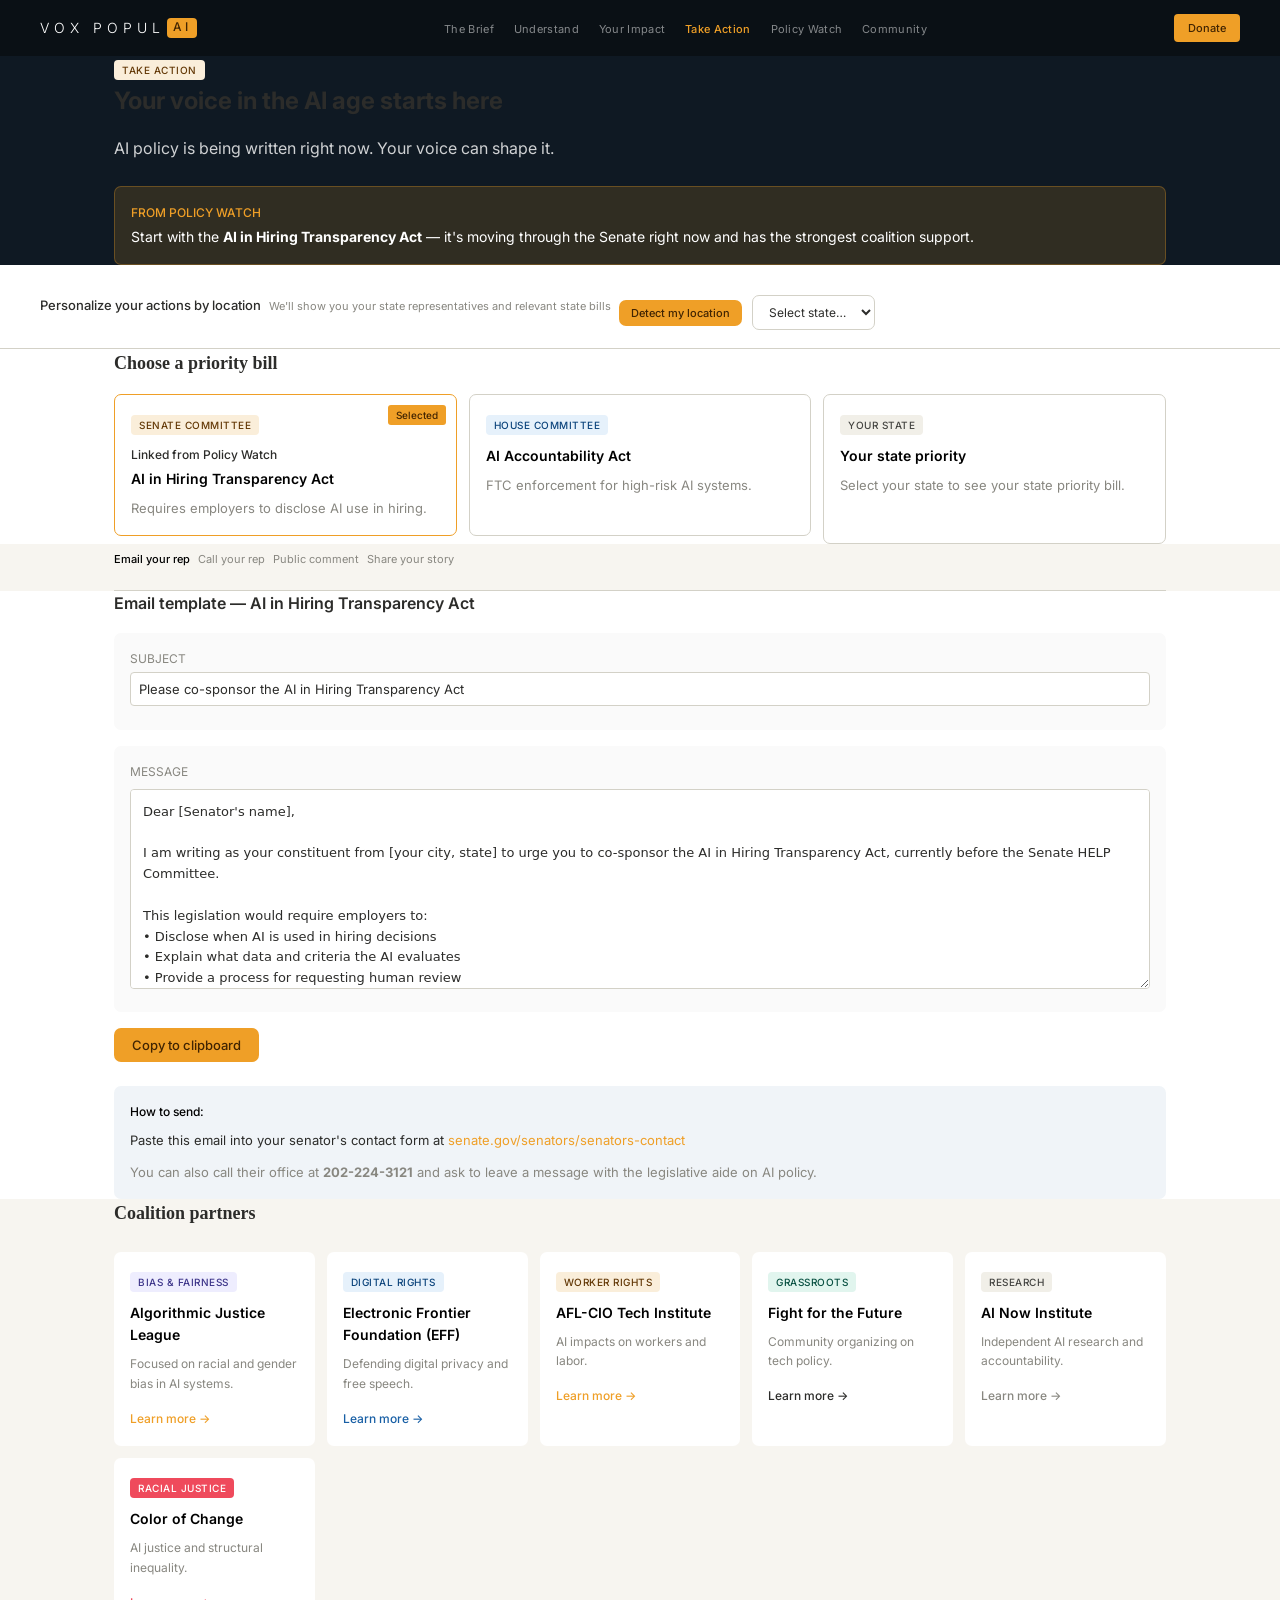
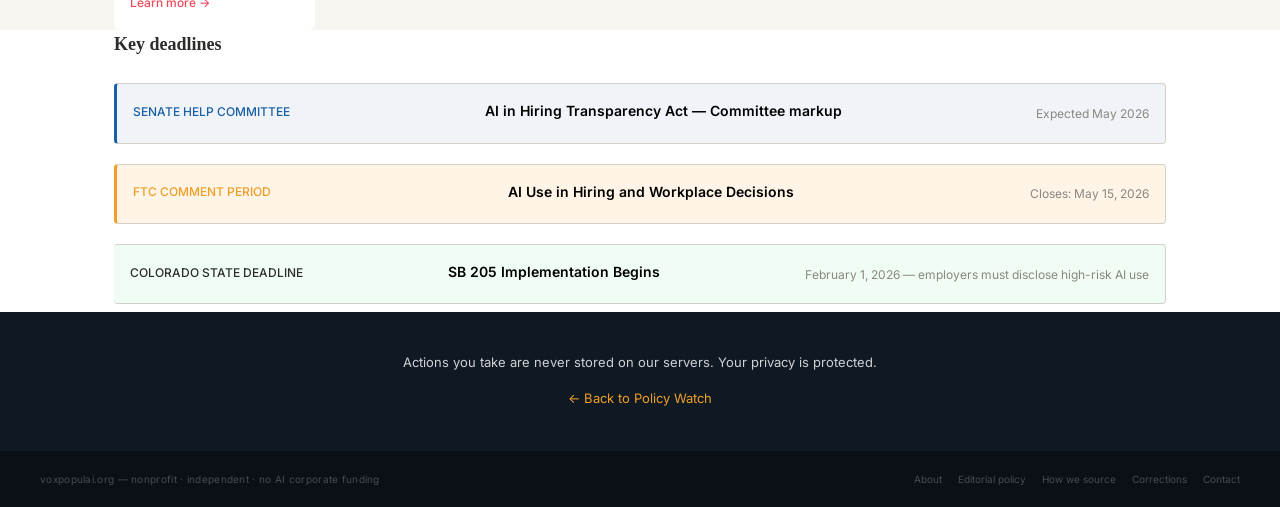
<file: take-action.html>
<!DOCTYPE html>
<html lang="en">
<head>
  <meta charset="UTF-8">
  <meta name="viewport" content="width=device-width, initial-scale=1.0">
  <title>Take Action — VoxPopulAI</title>
  <link rel="stylesheet" href="assets/css/styles.css">
  <link rel="icon" href="data:image/svg+xml,<svg xmlns='http://www.w3.org/2000/svg' viewBox='0 0 32 32'><rect width='32' height='32' rx='4' fill='%230F1923'/><text y='24' x='4' font-size='18' fill='%23EF9F27' font-family='sans-serif'>AI</text></svg>">
  <style>
    [data-bill].selected { border: 1.5px solid var(--color-amber); }
    [data-bill].selected::after { content: 'Selected'; position: absolute; top: 10px; right: 10px; font-size: 10px; background: var(--color-amber); color: var(--color-amber-text); padding: 2px 8px; border-radius: 3px; font-weight: 500; }
    [data-bill] { position: relative; }
    #rep-section { display: none; }
    #rep-cards { display: grid; grid-template-columns: repeat(auto-fit, minmax(160px,1fr)); gap: 10px; margin-top: 12px; }
  </style>
</head>
<body>
<nav class="nav">
  <a href="index.html" class="nav__logo">VOX POPUL<span class="nav__logo-ai">AI</span></a>
  <ul class="nav__links">
    <li><a href="brief.html">The Brief</a></li>
    <li><a href="index.html#understand">Understand</a></li>
    <li><a href="index.html#impact">Your Impact</a></li>
    <li><a href="take-action.html" class="active">Take Action</a></li>
    <li><a href="policy-watch.html">Policy Watch</a></li>
    <li><a href="index.html#community">Community</a></li>
  </ul>
  <div class="nav__right">
    <button class="btn--donate" data-donate-open>Donate</button>
    <button class="nav__hamburger" aria-expanded="false"><span></span><span></span><span></span></button>
  </div>
</nav>
<div class="nav__mobile-menu">
  <a href="brief.html">The Brief</a>
  <a href="index.html#understand">Understand</a>
  <a href="index.html#impact">Your Impact</a>
  <a href="take-action.html">Take Action</a>
  <a href="policy-watch.html">Policy Watch</a>
  <a href="index.html#community">Community</a>
  <a href="#" class="donate-link" data-donate-open>Donate — $1 · $3 · $5</a>
</div>
<div id="donate-overlay" class="donate-overlay">
  <div class="donate-modal">
    <div id="donate-form-content">
      <div class="donate-modal__header">
        <div><div class="donate-modal__title">Support VoxPopulAI</div><div class="donate-modal__subtitle">Independent AI journalism. No corporate funders. No ads.</div></div>
        <button class="donate-modal__close" data-donate-close>×</button>
      </div>
      <div class="donate-freq">
        <button class="donate-freq__btn" data-freq="once">One time</button>
        <button class="donate-freq__btn" data-freq="monthly">Monthly</button>
      </div>
      <div class="donate-amounts">
        <button class="donate-amt" data-amount="1">$1</button>
        <button class="donate-amt" data-amount="3">$3</button>
        <button class="donate-amt" data-amount="5">$5</button>
      </div>
      <div class="donate-custom"><span class="donate-custom__prefix">$</span><input id="donate-custom-input" type="number" min="1" placeholder="Other amount"></div>
      <div class="donate-impact" id="donate-impact-msg">$3 covers one day of The Brief for 12 readers.</div>
      <button class="donate-confirm" id="donate-confirm">Donate $3 →</button>
      <div class="donate-legal">501(c)(3) nonprofit. Tax-deductible. Processed via Stripe.</div>
    </div>
    <div id="donate-thanks" class="donate-thanks" style="display:none">
      <div class="donate-thanks__icon">✓</div>
      <div class="donate-thanks__title">Thank you.</div>
      <div class="donate-thanks__msg">Your support keeps VoxPopulAI free for everyone.</div>
      <button class="btn btn--amber btn--full" data-donate-close>Back to VoxPopulAI</button>
    </div>
  </div>
</div>

<section class="section--dark">
  <div class="container">
    <span class="badge badge--amber">Take Action</span>
    <h1 class="headline--serif">Your voice in the AI age starts here</h1>
    <p style="font-size: 16px; color: rgba(255,255,255,0.8); margin: 16px 0 0 0;">AI policy is being written right now. Your voice can shape it.</p>
    <div style="background: rgba(239, 159, 39, 0.15); border: 1px solid rgba(239, 159, 39, 0.3); border-radius: var(--radius-md); padding: 16px; margin-top: 24px;">
      <div style="font-size: 12px; color: var(--color-amber); font-weight: 500; text-transform: uppercase; margin-bottom: 4px;">From Policy Watch</div>
      <div style="font-size: 14px; color: #fff; margin: 0;">Start with the <strong>AI in Hiring Transparency Act</strong> — it's moving through the Senate right now and has the strongest coalition support.</div>
    </div>
  </div>
</section>

<div class="location-bar">
  <div class="location-bar__default">
    <div class="location-bar__title">Personalize your actions by location</div>
    <div class="location-bar__sub">We'll show you your state representatives and relevant state bills</div>
    <div style="display: flex; gap: 10px; align-items: center; margin-top: 12px;">
      <button id="detect-location-btn" class="btn btn--amber btn--sm">Detect my location</button>
      <select class="location-select">
        <option value="">Select state…</option>
        <option value="CA">California</option>
        <option value="CO">Colorado</option>
        <option value="IL">Illinois</option>
        <option value="NY">New York</option>
        <option value="TX">Texas</option>
        <option value="WA">Washington</option>
      </select>
    </div>
  </div>
  <div class="location-bar__set" style="display: none;">
    <div style="display: flex; gap: 8px; align-items: center;">
      <span style="font-size: 20px;">📍</span>
      <span>Your location: <span id="location-label"></span></span>
      <span class="badge badge--teal" style="margin-left: 8px;">Saved</span>
      <button id="clear-location-btn" class="btn btn--ghost btn--sm" style="margin-left: auto;">Change</button>
    </div>
  </div>
</div>

<section class="section--white">
  <div class="container">
    <div id="rep-section">
      <h2 style="font-size: 18px; margin: 0 0 8px 0; font-family: 'Crimson Text', serif;">Your representatives</h2>
      <p style="font-size: 13px; color: var(--color-text-faint); margin: 0 0 16px 0;">Contact them directly on AI policy.</p>
      <div id="rep-cards"></div>
    </div>
  </div>
</section>

<section class="section--white">
  <div class="container">
    <h2 style="font-size: 18px; margin: 0 0 16px 0; font-family: 'Crimson Text', serif;">Choose a priority bill</h2>
    <div style="display: grid; grid-template-columns: repeat(auto-fit, minmax(200px, 1fr)); gap: 12px;">
      <div data-bill="hiring" class="bill selected" style="background: #fff; border: 1.5px solid var(--color-amber); border-radius: var(--radius-md); padding: 16px; cursor: pointer;">
        <span class="badge badge--amber">Senate committee</span>
        <div style="font-size: 12px; color: var(--color-text); margin-top: 8px; font-weight: 500;">Linked from Policy Watch</div>
        <div style="font-size: 14px; font-weight: 600; color: #000; margin-top: 4px;">AI in Hiring Transparency Act</div>
        <div style="font-size: 13px; color: var(--color-text-faint); margin-top: 8px;">Requires employers to disclose AI use in hiring.</div>
      </div>
      <div data-bill="accountability" class="bill" style="background: #fff; border: 0.5px solid var(--color-border); border-radius: var(--radius-md); padding: 16px; cursor: pointer;">
        <span class="badge badge--blue">House committee</span>
        <div style="font-size: 13px; color: var(--color-text-faint); margin-top: 8px;"></div>
        <div style="font-size: 14px; font-weight: 600; color: #000; margin-top: 4px;">AI Accountability Act</div>
        <div style="font-size: 13px; color: var(--color-text-faint); margin-top: 8px;">FTC enforcement for high-risk AI systems.</div>
      </div>
      <div data-bill="state" class="bill" style="background: #fff; border: 0.5px solid var(--color-border); border-radius: var(--radius-md); padding: 16px; cursor: pointer;">
        <span class="badge badge--gray">Your state</span>
        <div style="font-size: 13px; color: var(--color-text-faint); margin-top: 8px;"></div>
        <div style="font-size: 14px; font-weight: 600; color: #000; margin-top: 4px;" id="state-bill-title">Your state priority</div>
        <div style="font-size: 13px; color: var(--color-text-faint); margin-top: 8px;" id="state-bill-desc">Select your state to see your state priority bill.</div>
      </div>
    </div>
  </div>
</section>

<section class="section--surface">
  <div class="container">
    <div style="display: flex; gap: 8px; flex-wrap: wrap; border-bottom: 1px solid var(--color-border); padding-bottom: 16px;" data-tab-group="action">
      <button class="action-tab" data-tab="email" style="border-bottom: 2px solid var(--color-amber); color: #000; font-weight: 500; padding: 8px 0; background: none; border: none; cursor: pointer;">Email your rep</button>
      <button class="action-tab" data-tab="phone" style="border-bottom: none; color: var(--color-text-faint); font-weight: 400; padding: 8px 0; background: none; border: none; cursor: pointer;">Call your rep</button>
      <button class="action-tab" data-tab="comment" style="border-bottom: none; color: var(--color-text-faint); font-weight: 400; padding: 8px 0; background: none; border: none; cursor: pointer;">Public comment</button>
      <button class="action-tab" data-tab="story" style="border-bottom: none; color: var(--color-text-faint); font-weight: 400; padding: 8px 0; background: none; border: none; cursor: pointer;">Share your story</button>
    </div>
  </div>
</section>

<section class="section--white">
  <div class="container">
    <!-- Email tab -->
    <div id="email">
      <div id="template-title" style="font-size: 16px; font-weight: 600; margin: 0 0 16px 0;">Email template — AI in Hiring Transparency Act</div>
      <div style="background: #fafafa; border-radius: var(--radius-md); padding: 16px; margin-bottom: 16px;">
        <label style="display: block; font-size: 12px; color: var(--color-text-faint); text-transform: uppercase; margin-bottom: 4px;">Subject</label>
        <input id="template-subject" class="template-subject" type="text" value="Please co-sponsor the AI in Hiring Transparency Act" style="width: 100%; padding: 8px; border: 0.5px solid var(--color-border); border-radius: var(--radius-sm); font-size: 13px; box-sizing: border-box;">
      </div>
      <div style="background: #fafafa; border-radius: var(--radius-md); padding: 16px; margin-bottom: 16px;">
        <label style="display: block; font-size: 12px; color: var(--color-text-faint); text-transform: uppercase; margin-bottom: 8px;">Message</label>
        <textarea id="template-body" class="template-body" style="width: 100%; padding: 12px; border: 0.5px solid var(--color-border); border-radius: var(--radius-sm); font-size: 13px; font-family: system-ui; line-height: 1.6; min-height: 200px; box-sizing: border-box; resize: vertical;">Dear [Senator's name],

I am writing as your constituent from [your city, state] to urge you to co-sponsor the AI in Hiring Transparency Act, currently before the Senate HELP Committee.

This legislation would require employers to:
• Disclose when AI is used in hiring decisions
• Explain what data and criteria the AI evaluates
• Provide a process for requesting human review

Automated tools now screen most large-company applications before any human sees them — with no disclosure and no recourse when the algorithm is wrong.

[Add your personal experience here]

I urge you to co-sponsor this bill and push for a committee hearing before the end of this session.

Thank you,
[Your name]
[Your city, state]</textarea>
      </div>
      <button id="copy-btn" class="btn btn--amber">Copy to clipboard</button>
      <span id="copy-confirm" style="display: none; margin-left: 12px; font-size: 13px; color: var(--color-text-faint);">Copied!</span>
      <div style="background: #f0f4f8; border-radius: var(--radius-md); padding: 16px; margin-top: 24px;">
        <div style="font-size: 12px; font-weight: 500; color: #000; margin-bottom: 8px;">How to send:</div>
        <div style="font-size: 13px; color: var(--color-text); margin-bottom: 12px;">Paste this email into your senator's contact form at <a href="https://www.senate.gov/senators/senators-contact.htm" target="_blank" rel="noopener" style="color: var(--color-amber); text-decoration: none;">senate.gov/senators/senators-contact</a></div>
        <div style="font-size: 13px; color: var(--color-text-faint);">You can also call their office at <strong>202-224-3121</strong> and ask to leave a message with the legislative aide on AI policy.</div>
      </div>
    </div>

    <!-- Phone tab -->
    <div id="phone" style="display: none;">
      <div style="font-size: 16px; font-weight: 600; margin: 0 0 16px 0;">Call your representative</div>
      <div style="background: #fafafa; border-radius: var(--radius-md); padding: 24px; text-align: center; margin-bottom: 24px;">
        <div style="font-size: 12px; color: var(--color-text-faint); text-transform: uppercase; margin-bottom: 8px;">Main Senate switchboard</div>
        <a href="tel:+12022243121" style="font-size: 28px; color: var(--color-amber); font-weight: 600; text-decoration: none;">202-224-3121</a>
      </div>
      <div style="background: #f0f4f8; border-radius: var(--radius-md); padding: 16px; margin-bottom: 24px;">
        <div style="font-size: 12px; font-weight: 500; color: #000; margin-bottom: 12px;">Script to use:</div>
        <div id="phone-script-text" style="font-size: 13px; color: var(--color-text); line-height: 1.6; white-space: pre-wrap;">Hi, my name is [your name] and I'm a constituent from [your city, state].

I'm calling to urge [Senator's name] to co-sponsor the AI in Hiring Transparency Act. Workers deserve to know when AI is making decisions about their job applications, and they need the right to request a human review.

This is a basic transparency measure. I'd love to know the senator's position.

Thank you for your time.</div>
      </div>
      <div style="font-size: 13px; color: var(--color-text-faint); background: #f5f5f5; padding: 12px; border-radius: var(--radius-sm);">
        <strong style="color: #000;">Tips:</strong> Be brief and polite. The person answering is not the Senator — they're just taking messages. One call from a constituent matters.
      </div>
    </div>

    <!-- Comment tab -->
    <div id="comment" style="display: none;">
      <div style="font-size: 16px; font-weight: 600; margin: 0 0 16px 0;">Submit a public comment</div>
      <p style="font-size: 13px; color: var(--color-text-faint); margin: 0 0 16px 0;">Federal agencies are accepting public input on AI policy right now. Your voice counts.</p>
      <div style="display: grid; grid-template-columns: repeat(auto-fit, minmax(250px, 1fr)); gap: 16px; margin-bottom: 24px;">
        <div style="background: #fff; border: 0.5px solid var(--color-border); border-radius: var(--radius-md); padding: 16px;">
          <div style="font-size: 12px; color: var(--color-amber); font-weight: 500; text-transform: uppercase; margin-bottom: 4px;">FTC AI Comment Period</div>
          <div style="font-size: 14px; font-weight: 600; color: #000; margin-bottom: 8px;">AI Use in Hiring</div>
          <div style="font-size: 12px; color: var(--color-text-faint); margin-bottom: 12px;">Deadline: <strong>May 15, 2026</strong></div>
          <button class="btn btn--amber btn--sm" onclick="document.getElementById('comment-template-area').style.display='block'">Load template</button>
          <a href="https://www.regulations.gov" target="_blank" rel="noopener" class="btn btn--ghost btn--sm" style="margin-left: 6px;">Submit at regulations.gov</a>
        </div>
        <div style="background: #fff; border: 0.5px solid var(--color-border); border-radius: var(--radius-md); padding: 16px;">
          <div style="font-size: 12px; color: var(--color-blue); font-weight: 500; text-transform: uppercase; margin-bottom: 4px;">NIST AI Safety</div>
          <div style="font-size: 14px; font-weight: 600; color: #000; margin-bottom: 8px;">Testing & Evaluation Standards</div>
          <div style="font-size: 12px; color: var(--color-text-faint); margin-bottom: 12px;">Open for 45 days</div>
          <button class="btn btn--blue btn--sm" onclick="document.getElementById('comment-template-area').style.display='block'">Load template</button>
          <a href="https://www.nist.gov" target="_blank" rel="noopener" class="btn btn--ghost btn--sm" style="margin-left: 6px;">View at NIST</a>
        </div>
      </div>
      <div id="comment-template-area" style="display: none; background: #fafafa; border-radius: var(--radius-md); padding: 16px; margin-bottom: 16px;">
        <label style="display: block; font-size: 12px; color: var(--color-text-faint); text-transform: uppercase; margin-bottom: 8px;">Your comment</label>
        <textarea style="width: 100%; padding: 12px; border: 0.5px solid var(--color-border); border-radius: var(--radius-sm); font-size: 13px; font-family: system-ui; line-height: 1.6; min-height: 160px; box-sizing: border-box; resize: vertical;">I am writing to express my strong support for federal regulations on AI use in employment decisions.

AI tools are already making hiring, promotion, and firing decisions affecting millions of workers. Without transparency and accountability, workers cannot challenge biased or inaccurate decisions.

At minimum, federal policy must require:
1. Disclosure when AI is used in employment decisions
2. Explanation of how the AI evaluates workers
3. Right to human review when AI rejects or flags an application
4. Regular bias audits and public reporting of results

AI should serve workers, not replace human judgment without accountability. I urge you to advance regulations that put transparency first.

Thank you,
[Your name]</textarea>
        <button id="copy-comment-btn" class="btn btn--amber" style="margin-top: 12px;">Copy to clipboard</button>
        <span id="comment-copy-confirm" style="display: none; margin-left: 12px; font-size: 13px; color: var(--color-text-faint);">Copied!</span>
      </div>
    </div>

    <!-- Story tab -->
    <div id="story" style="display: none;">
      <div style="font-size: 16px; font-weight: 600; margin: 0 0 16px 0;">Share your story</div>
      <p style="font-size: 13px; color: var(--color-text-faint); margin: 0 0 16px 0;">Has AI affected your job, credit, housing, or education? Share it with VoxPopulAI to help shape the narrative.</p>
      <div style="display: flex; gap: 6px; margin-bottom: 16px; flex-wrap: wrap;">
        <button class="filter-pill" data-category="hiring" style="cursor: pointer;">Hiring</button>
        <button class="filter-pill" data-category="workplace" style="cursor: pointer;">Workplace</button>
        <button class="filter-pill" data-category="data" style="cursor: pointer;">Data & privacy</button>
        <button class="filter-pill" data-category="benefits" style="cursor: pointer;">Benefits & loans</button>
        <button class="filter-pill" data-category="other" style="cursor: pointer;">Other</button>
      </div>
      <div style="background: #fafafa; border-radius: var(--radius-md); padding: 16px; margin-bottom: 16px;">
        <label style="display: block; font-size: 12px; color: var(--color-text-faint); text-transform: uppercase; margin-bottom: 8px;">Tell us what happened</label>
        <textarea id="story-textarea" style="width: 100%; padding: 12px; border: 0.5px solid var(--color-border); border-radius: var(--radius-sm); font-size: 13px; font-family: system-ui; line-height: 1.6; min-height: 160px; box-sizing: border-box; resize: vertical;" placeholder="Describe how AI affected you. Include specific details about what happened, when, and the impact on you."></textarea>
      </div>
      <div style="display: grid; grid-template-columns: repeat(auto-fit, minmax(180px, 1fr)); gap: 12px; margin-bottom: 16px;">
        <div>
          <label style="display: block; font-size: 12px; color: var(--color-text-faint); text-transform: uppercase; margin-bottom: 4px;">What industry or field?</label>
          <input id="story-industry" type="text" placeholder="e.g., Healthcare, Finance, Tech" style="width: 100%; padding: 8px; border: 0.5px solid var(--color-border); border-radius: var(--radius-sm); font-size: 13px; box-sizing: border-box;">
        </div>
        <div>
          <label style="display: block; font-size: 12px; color: var(--color-text-faint); text-transform: uppercase; margin-bottom: 4px;">Your location (optional)</label>
          <input id="story-state" type="text" placeholder="City, State" style="width: 100%; padding: 8px; border: 0.5px solid var(--color-border); border-radius: var(--radius-sm); font-size: 13px; box-sizing: border-box;">
        </div>
      </div>
      <label style="display: flex; gap: 8px; align-items: center; margin-bottom: 16px; cursor: pointer;">
        <input id="story-anonymous" type="checkbox" style="cursor: pointer;">
        <span style="font-size: 13px; color: var(--color-text);">Share anonymously</span>
      </label>
      <button class="btn btn--amber">Submit your story</button>
    </div>
  </div>
</section>

<section class="section--surface">
  <div class="container">
    <h2 style="font-size: 18px; margin: 0 0 24px 0; font-family: 'Crimson Text', serif;">Coalition partners</h2>
    <div style="display: grid; grid-template-columns: repeat(auto-fit, minmax(180px, 1fr)); gap: 12px;">
      <div style="background: #fff; border-radius: var(--radius-md); padding: 16px;">
        <span class="badge badge--purple">Bias & fairness</span>
        <div style="font-size: 14px; font-weight: 600; color: #000; margin: 8px 0;">Algorithmic Justice League</div>
        <p style="font-size: 12px; color: var(--color-text-faint); margin: 0 0 12px 0;">Focused on racial and gender bias in AI systems.</p>
        <a href="#" style="font-size: 12px; color: var(--color-amber); text-decoration: none; font-weight: 500;">Learn more →</a>
      </div>
      <div style="background: #fff; border-radius: var(--radius-md); padding: 16px;">
        <span class="badge badge--blue">Digital rights</span>
        <div style="font-size: 14px; font-weight: 600; color: #000; margin: 8px 0;">Electronic Frontier Foundation (EFF)</div>
        <p style="font-size: 12px; color: var(--color-text-faint); margin: 0 0 12px 0;">Defending digital privacy and free speech.</p>
        <a href="#" style="font-size: 12px; color: var(--color-blue); text-decoration: none; font-weight: 500;">Learn more →</a>
      </div>
      <div style="background: #fff; border-radius: var(--radius-md); padding: 16px;">
        <span class="badge badge--amber">Worker rights</span>
        <div style="font-size: 14px; font-weight: 600; color: #000; margin: 8px 0;">AFL-CIO Tech Institute</div>
        <p style="font-size: 12px; color: var(--color-text-faint); margin: 0 0 12px 0;">AI impacts on workers and labor.</p>
        <a href="#" style="font-size: 12px; color: var(--color-amber); text-decoration: none; font-weight: 500;">Learn more →</a>
      </div>
      <div style="background: #fff; border-radius: var(--radius-md); padding: 16px;">
        <span class="badge badge--green">Grassroots</span>
        <div style="font-size: 14px; font-weight: 600; color: #000; margin: 8px 0;">Fight for the Future</div>
        <p style="font-size: 12px; color: var(--color-text-faint); margin: 0 0 12px 0;">Community organizing on tech policy.</p>
        <a href="#" style="font-size: 12px; color: var(--color-green); text-decoration: none; font-weight: 500;">Learn more →</a>
      </div>
      <div style="background: #fff; border-radius: var(--radius-md); padding: 16px;">
        <span class="badge badge--gray">Research</span>
        <div style="font-size: 14px; font-weight: 600; color: #000; margin: 8px 0;">AI Now Institute</div>
        <p style="font-size: 12px; color: var(--color-text-faint); margin: 0 0 12px 0;">Independent AI research and accountability.</p>
        <a href="#" style="font-size: 12px; color: var(--color-text-faint); text-decoration: none; font-weight: 500;">Learn more →</a>
      </div>
      <div style="background: #fff; border-radius: var(--radius-md); padding: 16px;">
        <span class="badge" style="background: #EF4A5C; color: #fff;">Racial justice</span>
        <div style="font-size: 14px; font-weight: 600; color: #000; margin: 8px 0;">Color of Change</div>
        <p style="font-size: 12px; color: var(--color-text-faint); margin: 0 0 12px 0;">AI justice and structural inequality.</p>
        <a href="#" style="font-size: 12px; color: #EF4A5C; text-decoration: none; font-weight: 500;">Learn more →</a>
      </div>
    </div>
  </div>
</section>

<section class="section--white">
  <div class="container">
    <h2 style="font-size: 18px; margin: 0 0 24px 0; font-family: 'Crimson Text', serif;">Key deadlines</h2>
    <div style="display: flex; flex-direction: column; gap: 12px;">
      <div class="deadline-item" style="background: #f0f4f8; border-left: 3px solid var(--color-blue); border-radius: var(--radius-sm); padding: 16px;">
        <div style="font-size: 12px; color: var(--color-blue); font-weight: 500; text-transform: uppercase; margin-bottom: 4px;">Senate HELP Committee</div>
        <div style="font-size: 14px; font-weight: 600; color: #000; margin-bottom: 4px;">AI in Hiring Transparency Act — Committee markup</div>
        <div style="font-size: 12px; color: var(--color-text-faint);">Expected May 2026</div>
      </div>
      <div class="deadline-item" style="background: #fff4e6; border-left: 3px solid var(--color-amber); border-radius: var(--radius-sm); padding: 16px;">
        <div style="font-size: 12px; color: var(--color-amber); font-weight: 500; text-transform: uppercase; margin-bottom: 4px;">FTC Comment Period</div>
        <div style="font-size: 14px; font-weight: 600; color: #000; margin-bottom: 4px;">AI Use in Hiring and Workplace Decisions</div>
        <div style="font-size: 12px; color: var(--color-text-faint);">Closes: May 15, 2026</div>
      </div>
      <div class="deadline-item" style="background: #f0fdf4; border-left: 3px solid var(--color-green); border-radius: var(--radius-sm); padding: 16px;">
        <div style="font-size: 12px; color: var(--color-green); font-weight: 500; text-transform: uppercase; margin-bottom: 4px;">Colorado State Deadline</div>
        <div style="font-size: 14px; font-weight: 600; color: #000; margin-bottom: 4px;">SB 205 Implementation Begins</div>
        <div style="font-size: 12px; color: var(--color-text-faint);">February 1, 2026 — employers must disclose high-risk AI use</div>
      </div>
    </div>
  </div>
</section>

<section class="section--dark" style="padding: 40px 20px; text-align: center;">
  <p style="color: rgba(255,255,255,0.8); font-size: 13px; margin: 0 0 12px 0;">Actions you take are never stored on our servers. Your privacy is protected.</p>
  <a href="policy-watch.html" style="color: var(--color-amber); text-decoration: none; font-size: 13px;">← Back to Policy Watch</a>
</section>

<footer class="footer">
  <span class="footer__note">voxpopulai.org — nonprofit · independent · no AI corporate funding</span>
  <nav class="footer__links">
    <a href="about.html">About</a>
    <a href="editorial-policy.html">Editorial policy</a>
    <a href="how-we-source.html">How we source</a>
    <a href="corrections.html">Corrections</a>
    <a href="contact.html">Contact</a>
  </nav>
</footer>

<script>
const repsData = {
  CA:{senators:['Sen. Alex Padilla (D-CA)','Sen. [See senate.gov for current]'],house:'Find by district at house.gov'},
  CO:{senators:['Sen. Michael Bennet (D-CO)','Sen. John Hickenlooper (D-CO)'],house:'Find by district'},
  IL:{senators:['Sen. Dick Durbin (D-IL)','Sen. Tammy Duckworth (D-IL)'],house:'Find by district'},
  NY:{senators:['Sen. Chuck Schumer (D-NY)','Sen. Kirsten Gillibrand (D-NY)'],house:'Find by district'},
  TX:{senators:['Sen. John Cornyn (R-TX)','Sen. Ted Cruz (R-TX)'],house:'Find by district'},
  WA:{senators:['Sen. Patty Murray (D-WA)','Sen. Maria Cantwell (D-WA)'],house:'Find by district'}
};

const stateBills = {
  CA:{badge:'Signed 2024',title:'CA SB 942 — AI Transparency Act',desc:'Requires AI content disclosure. Advocate for stronger employment protections.'},
  CO:{badge:'Effective Feb 2026',title:'CO SB 205 — AI in Decisions',desc:'First state impact assessment law. Push for enforcement funding.'},
  IL:{badge:'In force',title:'IL AI Video Interview Act',desc:'Strongest US hiring protection. Advocate to expand to all AI hiring tools.'},
  NY:{badge:'In force',title:'NYC Local Law 144',desc:'Annual bias audit required. Push for statewide expansion.'},
  TX:{badge:'Limited scope',title:'TX AI Governance Act',desc:'Voluntary only. Advocate for mandatory worker protections.'},
  WA:{badge:'Active 2024',title:'WA SB 5838 — AI Accountability',desc:'Modeled on Colorado — push your legislators to advance it.'}
};

const templates = {
  hiring: {
    title: 'Email template — AI in Hiring Transparency Act',
    subject: 'Please co-sponsor the AI in Hiring Transparency Act',
    phone: 'Hi, my name is [your name] and I\'m a constituent from [your city, state].\n\nI\'m calling to urge [Senator\'s name] to co-sponsor the AI in Hiring Transparency Act. Workers deserve to know when AI is making decisions about their job applications, and they need the right to request a human review.\n\nThis is a basic transparency measure. I\'d love to know the senator\'s position.\n\nThank you for your time.',
    body: 'Dear [Senator\'s name],\n\nI am writing as your constituent from [your city, state] to urge you to co-sponsor the AI in Hiring Transparency Act, currently before the Senate HELP Committee.\n\nThis legislation would require employers to:\n• Disclose when AI is used in hiring decisions\n• Explain what data and criteria the AI evaluates\n• Provide a process for requesting human review\n\nAutomated tools now screen most large-company applications before any human sees them — with no disclosure and no recourse when the algorithm is wrong.\n\n[Add your personal experience here]\n\nI urge you to co-sponsor this bill and push for a committee hearing before the end of this session.\n\nThank you,\n[Your name]\n[Your city, state]'
  },
  accountability: {
    title: 'Email template — AI Accountability Act',
    subject: 'Please support the AI Accountability Act',
    phone: 'Hi, my name is [your name] and I\'m a constituent from [your city, state].\n\nI\'m calling to urge [Representative\'s name] to support the AI Accountability Act in the House Energy and Commerce Committee.\n\nHigh-risk AI is making decisions about people\'s jobs, credit, and housing without audits or accountability. Impact assessments and FTC enforcement are the minimum we need.\n\nThank you for your time.',
    body: 'Dear [Representative\'s name],\n\nI am writing as your constituent from [your city, state] to urge you to support the AI Accountability Act, currently in the House Energy and Commerce Committee.\n\nThis legislation would require companies deploying high-risk AI in employment, credit, housing, or education to:\n• Conduct and publish impact assessments before deployment\n• Create a reporting mechanism for algorithmic harms\n• Face FTC enforcement for non-compliance\n\nVoluntary compliance has not worked.\n\n[Add your personal experience or perspective here]\n\nI urge you to push this bill out of committee.\n\nThank you,\n[Your name]\n[Your city, state]'
  },
  state: {
    title: 'Email template — your state priority bill',
    subject: 'Please support AI worker protections in our state',
    phone: 'Hi, my name is [your name] and I\'m a constituent from [your city].\n\nI\'m calling about AI worker protections in our state. I\'d like to know where [legislator\'s name] stands on requiring transparency and accountability for AI tools used in employment decisions.\n\nThank you for your time.',
    body: 'Dear [State legislator\'s name],\n\nI am writing as your constituent to urge you to support stronger AI worker protections in our state.\n\nAI tools are already making decisions about hiring and employment — often without workers\' knowledge or any recourse.\n\n[Add your personal experience or the specific bill you\'re advocating for]\n\nI urge you to support:\n• Disclosure requirements for AI in employment decisions\n• The right to human review when AI is used\n• A state-level oversight mechanism for high-risk AI\n\nThank you,\n[Your name]\n[Your city]'
  }
};

let currentBill = 'hiring';

function selectBill(bill) {
  currentBill = bill;
  document.querySelectorAll('[data-bill]').forEach(c => c.classList.toggle('selected', c.dataset.bill === bill));
  loadTemplate(bill);
}

function loadTemplate(bill) {
  const t = templates[bill];
  if (!t) return;
  const titleEl = document.getElementById('template-title');
  const subjEl = document.getElementById('template-subject');
  const bodyEl = document.getElementById('template-body');
  const phoneEl = document.getElementById('phone-script-text');
  if (titleEl) titleEl.textContent = t.title;
  if (subjEl) subjEl.value = t.subject;
  if (bodyEl) bodyEl.value = t.body;
  if (phoneEl) phoneEl.innerHTML = t.phone.replace(/\n/g, '<br>');
  document.getElementById('copy-confirm').style.display = 'none';
}

function copyTemplate() {
  const subj = document.getElementById('template-subject')?.value || '';
  const body = document.getElementById('template-body')?.value || '';
  copyToClipboard('Subject: ' + subj + '\n\n' + body, document.getElementById('copy-confirm'));
}

function renderReps(code) {
  const data = repsData[code];
  const el = document.getElementById('rep-cards');
  const section = document.getElementById('rep-section');
  if (!data || !el) return;
  const stateLabel = {CA:'California',CO:'Colorado',IL:'Illinois',NY:'New York',TX:'Texas',WA:'Washington'}[code] || code;
  el.innerHTML = data.senators.map(s => `
    <div style="background:#fff;border:0.5px solid var(--color-border);border-radius:var(--radius-md);padding:14px">
      <div style="font-size:12px;font-weight:500;color:var(--color-text);margin-bottom:2px">${s}</div>
      <div style="font-size:10px;color:var(--color-text-faint);margin-bottom:8px">United States Senate</div>
      <div style="display:flex;gap:6px;flex-wrap:wrap">
        <a href="https://www.senate.gov/senators/senators-contact.htm" target="_blank" rel="noopener" class="btn btn--amber btn--sm">Email office</a>
        <a href="tel:+12022243121" class="btn btn--ghost btn--sm">202-224-3121</a>
      </div>
    </div>`).join('') + `
    <div style="background:#fff;border:0.5px solid var(--color-border);border-radius:var(--radius-md);padding:14px">
      <div style="font-size:12px;font-weight:500;color:var(--color-text);margin-bottom:2px">Your House Representative</div>
      <div style="font-size:10px;color:var(--color-text-faint);margin-bottom:8px">United States House</div>
      <a href="https://www.house.gov/representatives/find-your-representative" target="_blank" rel="noopener" class="btn btn--amber btn--sm">Find by zip code</a>
    </div>`;
  if (section) section.style.display = 'block';
}

function renderStateBillCard(code) {
  const b = stateBills[code];
  if (!b) return;
  document.getElementById('state-bill-badge').textContent = b.badge;
  document.getElementById('state-bill-title').textContent = b.title;
  document.getElementById('state-bill-desc').textContent = b.desc;
}

document.addEventListener('DOMContentLoaded', () => {
  loadTemplate('hiring');
  initLocation({ onSet: function(code) { renderReps(code); renderStateBillCard(code); } });
  initActionTabs();
  document.querySelectorAll('[data-bill]').forEach(card => {
    card.addEventListener('click', () => selectBill(card.dataset.bill));
  });
  document.getElementById('copy-btn')?.addEventListener('click', copyTemplate);
  document.getElementById('load-comment-template')?.addEventListener('click', () => {
    document.getElementById('comment-template-area').style.display = 'block';
  });
  document.getElementById('copy-comment-btn')?.addEventListener('click', () => {
    const text = document.querySelector('#comment-template-area textarea')?.value || '';
    copyToClipboard(text, document.getElementById('comment-copy-confirm'));
  });
});
</script>

<script src="assets/js/main.js"></script>
</body>
</html>
</file>
<file: assets/css/styles.css>
@import url('https://fonts.googleapis.com/css2?family=Inter:wght@300;400;500&family=Lora:ital,wght@0,400;0,500;1,400&display=swap');

/* ── Reset & Base ────────────────────────────────── */
*, *::before, *::after { box-sizing: border-box; margin: 0; padding: 0; }
html { scroll-behavior: smooth; }
body { font-family: var(--font-sans); font-size: 16px; color: var(--color-text); background: #fff; line-height: 1.6; -webkit-font-smoothing: antialiased; }
img { max-width: 100%; display: block; }
a { color: inherit; text-decoration: none; }
button { font-family: inherit; cursor: pointer; }
input, textarea, select { font-family: inherit; }

/* ── Design Tokens ───────────────────────────────── */
:root {
  --font-sans: 'Inter', system-ui, -apple-system, sans-serif;
  --font-serif: 'Lora', Georgia, serif;

  --color-dark:        #0F1923;
  --color-darker:      #0A1015;
  --color-amber:       #EF9F27;
  --color-amber-text:  #412402;
  --color-amber-light: #FAEEDA;
  --color-amber-mid:   #BA7517;

  --color-teal:        #1D9E75;
  --color-teal-light:  #E1F5EE;
  --color-teal-border: #9FE1CB;
  --color-teal-text:   #085041;

  --color-blue:        #185FA5;
  --color-blue-light:  #E6F1FB;
  --color-blue-border: #B5D4F4;
  --color-blue-text:   #0C447C;

  --color-purple:      #534AB7;
  --color-purple-light:#EEEDFE;
  --color-purple-border:#CECBF6;
  --color-purple-text: #3C3489;

  --color-coral:       #D85A30;
  --color-coral-light: #FAECE7;
  --color-coral-text:  #712B13;

  --color-surface:     #F7F5F0;
  --color-border:      #D3D1C7;
  --color-border-light:#EAE8E2;
  --color-text:        #2C2C2A;
  --color-text-muted:  #5F5E5A;
  --color-text-faint:  #888780;

  --radius-sm: 4px;
  --radius-md: 7px;
  --radius-lg: 10px;
  --radius-xl: 14px;

  --shadow-sm: 0 1px 3px rgba(0,0,0,0.06);
  --max-width: 1100px;
  --content-width: 720px;
}

/* ── Layout ──────────────────────────────────────── */
.container { width: 100%; max-width: var(--max-width); margin: 0 auto; padding: 0 24px; }
.container--narrow { max-width: var(--content-width); }

/* ── Navigation ──────────────────────────────────── */
.nav {
  background: var(--color-darker);
  padding: 0 24px;
  height: 56px;
  display: flex;
  align-items: center;
  justify-content: space-between;
  position: sticky;
  top: 0;
  z-index: 100;
  gap: 20px;
}
.nav__logo {
  font-size: 14px;
  font-weight: 300;
  letter-spacing: 5px;
  color: #fff;
  display: flex;
  align-items: center;
  flex-shrink: 0;
  text-decoration: none;
}
.nav__logo-ai {
  background: var(--color-amber);
  color: var(--color-amber-text);
  font-weight: 500;
  padding: 1px 6px 2px;
  border-radius: var(--radius-sm);
  margin-left: 2px;
  letter-spacing: 3px;
  font-size: 12px;
  display: inline-block;
  vertical-align: middle;
  line-height: 1.4;
}
.nav__links {
  display: none;
  gap: 20px;
  list-style: none;
  flex: 1;
  justify-content: center;
}
.nav__links a {
  font-size: 11px;
  color: rgba(255,255,255,0.5);
  letter-spacing: 0.3px;
  transition: color 0.15s;
  padding: 4px 0;
}
.nav__links a:hover, .nav__links a.active { color: #fff; }
.nav__links a.active { color: var(--color-amber); font-weight: 500; }
.nav__right { display: flex; align-items: center; gap: 10px; flex-shrink: 0; }
.nav__hamburger {
  display: flex;
  flex-direction: column;
  gap: 5px;
  background: none;
  border: none;
  padding: 4px;
  cursor: pointer;
}
.nav__hamburger span {
  display: block;
  width: 20px;
  height: 1.5px;
  background: rgba(255,255,255,0.6);
  border-radius: 1px;
  transition: transform 0.2s, opacity 0.2s;
}
.nav__hamburger.open span:nth-child(1) { transform: translateY(6.5px) rotate(45deg); }
.nav__hamburger.open span:nth-child(2) { opacity: 0; }
.nav__hamburger.open span:nth-child(3) { transform: translateY(-6.5px) rotate(-45deg); }
.nav__mobile-menu {
  display: none;
  background: var(--color-dark);
  border-top: 0.5px solid rgba(255,255,255,0.08);
  position: absolute;
  top: 56px;
  left: 0;
  right: 0;
  z-index: 99;
}
.nav__mobile-menu.open { display: block; }
.nav__mobile-menu a {
  display: block;
  padding: 14px 24px;
  font-size: 14px;
  color: rgba(255,255,255,0.7);
  border-bottom: 0.5px solid rgba(255,255,255,0.06);
  transition: color 0.15s;
}
.nav__mobile-menu a:hover { color: #fff; }
.nav__mobile-menu a.donate-link {
  color: var(--color-amber);
  font-weight: 500;
  display: flex;
  align-items: center;
  justify-content: space-between;
}

/* ── Buttons ─────────────────────────────────────── */
.btn {
  display: inline-flex;
  align-items: center;
  gap: 6px;
  padding: 9px 18px;
  border-radius: var(--radius-md);
  font-size: 13px;
  font-weight: 500;
  border: none;
  cursor: pointer;
  transition: opacity 0.15s, transform 0.1s;
  text-decoration: none;
  white-space: nowrap;
}
.btn:active { transform: scale(0.98); }
.btn--amber { background: var(--color-amber); color: var(--color-amber-text); }
.btn--amber:hover { opacity: 0.88; }
.btn--dark { background: var(--color-dark); color: var(--color-amber); }
.btn--dark:hover { opacity: 0.88; }
.btn--outline { background: transparent; border: 0.5px solid rgba(255,255,255,0.25); color: rgba(255,255,255,0.7); }
.btn--outline:hover { border-color: rgba(255,255,255,0.5); color: #fff; }
.btn--ghost { background: transparent; border: 0.5px solid var(--color-border); color: var(--color-text-muted); }
.btn--ghost:hover { background: var(--color-surface); }
.btn--sm { padding: 6px 12px; font-size: 11px; }
.btn--full { width: 100%; justify-content: center; }

/* Donate button in nav */
.btn--donate { background: var(--color-amber); color: var(--color-amber-text); padding: 7px 14px; font-size: 11px; font-weight: 500; border-radius: var(--radius-sm); border: none; }
.btn--donate:hover { opacity: 0.88; }

/* ── Donate Modal ────────────────────────────────── */
.donate-overlay {
  display: none;
  position: fixed;
  inset: 0;
  background: rgba(0,0,0,0.4);
  z-index: 200;
  align-items: flex-start;
  justify-content: flex-end;
  padding: 68px 24px 0;
}
.donate-overlay.open { display: flex; }
.donate-modal {
  background: #fff;
  border-radius: var(--radius-lg);
  padding: 24px;
  width: 100%;
  max-width: 340px;
  box-shadow: 0 8px 32px rgba(0,0,0,0.15);
}
.donate-modal__header { display: flex; justify-content: space-between; align-items: flex-start; margin-bottom: 16px; }
.donate-modal__title { font-size: 15px; font-weight: 500; color: var(--color-text); }
.donate-modal__subtitle { font-size: 11px; color: var(--color-text-faint); margin-top: 3px; line-height: 1.5; }
.donate-modal__close { background: none; border: none; font-size: 20px; color: var(--color-border); cursor: pointer; line-height: 1; padding: 0; }
.donate-freq { display: flex; gap: 6px; margin-bottom: 14px; }
.donate-freq__btn { flex: 1; padding: 6px; border: 0.5px solid var(--color-border); border-radius: 20px; background: #fff; font-size: 11px; color: var(--color-text-muted); cursor: pointer; transition: all 0.15s; }
.donate-freq__btn.active { background: var(--color-dark); color: var(--color-amber); border-color: var(--color-dark); }
.donate-amounts { display: grid; grid-template-columns: repeat(3,1fr); gap: 8px; margin-bottom: 12px; }
.donate-amt {
  padding: 14px 8px;
  border: 0.5px solid var(--color-border);
  border-radius: var(--radius-md);
  background: #fff;
  font-size: 20px;
  font-weight: 300;
  color: var(--color-text);
  cursor: pointer;
  transition: all 0.15s;
  text-align: center;
}
.donate-amt:hover { border-color: var(--color-amber); color: var(--color-amber); }
.donate-amt.active { background: var(--color-amber); border-color: var(--color-amber); color: var(--color-amber-text); font-weight: 500; }
.donate-custom { position: relative; margin-bottom: 12px; }
.donate-custom__prefix { position: absolute; left: 12px; top: 50%; transform: translateY(-50%); color: var(--color-text-faint); font-size: 14px; }
.donate-custom input { width: 100%; border: 0.5px solid var(--color-border); border-radius: var(--radius-md); padding: 10px 14px 10px 26px; font-size: 14px; color: var(--color-text); }
.donate-custom input:focus { outline: none; border-color: var(--color-amber); }
.donate-impact { background: var(--color-surface); border-radius: var(--radius-md); padding: 10px 12px; font-size: 11px; color: var(--color-text-muted); line-height: 1.6; margin-bottom: 12px; }
.donate-confirm { width: 100%; background: var(--color-amber); color: var(--color-amber-text); border: none; border-radius: var(--radius-md); padding: 12px; font-size: 13px; font-weight: 500; cursor: pointer; transition: opacity 0.15s; margin-bottom: 8px; }
.donate-confirm:hover { opacity: 0.88; }
.donate-legal { font-size: 10px; color: var(--color-text-faint); text-align: center; line-height: 1.5; }
.donate-thanks { text-align: center; padding: 12px 0; }
.donate-thanks__icon { font-size: 36px; color: var(--color-teal); margin-bottom: 10px; }
.donate-thanks__title { font-size: 16px; font-weight: 500; color: var(--color-text); margin-bottom: 6px; }
.donate-thanks__msg { font-size: 12px; color: var(--color-text-muted); line-height: 1.6; margin-bottom: 16px; }

/* ── Badges ──────────────────────────────────────── */
.badge {
  display: inline-block;
  font-size: 10px;
  font-weight: 500;
  padding: 2px 8px;
  border-radius: var(--radius-sm);
  letter-spacing: 0.5px;
  text-transform: uppercase;
  white-space: nowrap;
}
.badge--amber  { background: var(--color-amber-light); color: #633806; }
.badge--teal   { background: var(--color-teal-light);  color: var(--color-teal-text); }
.badge--blue   { background: var(--color-blue-light);  color: var(--color-blue-text); }
.badge--purple { background: var(--color-purple-light); color: var(--color-purple-text); }
.badge--coral  { background: var(--color-coral-light); color: var(--color-coral-text); }
.badge--gray   { background: #F1EFE8; color: #444441; }
.badge--green  { background: var(--color-teal-light);  color: var(--color-teal-text); }

/* ── Hero Section ────────────────────────────────── */
.hero {
  background: var(--color-dark);
  padding: 48px 24px 56px;
  border-bottom: 0.5px solid rgba(255,255,255,0.07);
}
.hero__logo {
  font-size: 28px;
  font-weight: 300;
  letter-spacing: 9px;
  color: #fff;
  display: flex;
  align-items: center;
  margin-bottom: 22px;
  flex-wrap: wrap;
  gap: 4px;
}
.hero__logo-ai {
  background: var(--color-amber);
  color: var(--color-amber-text);
  font-weight: 500;
  padding: 3px 11px 5px;
  border-radius: 5px;
  letter-spacing: 5px;
  font-size: 24px;
  display: inline-block;
  vertical-align: middle;
  line-height: 1;
}
.hero__headline {
  font-family: var(--font-serif);
  font-size: 26px;
  color: #fff;
  line-height: 1.35;
  max-width: 520px;
  margin-bottom: 10px;
}
.hero__sub {
  font-size: 14px;
  color: rgba(255,255,255,0.45);
  line-height: 1.65;
  max-width: 440px;
  margin-bottom: 26px;
}
.hero__actions { display: flex; gap: 10px; flex-wrap: wrap; }
.hero__footnote {
  margin-top: 28px;
  padding-top: 20px;
  border-top: 0.5px solid rgba(255,255,255,0.08);
  font-size: 12px;
  color: rgba(255,255,255,0.3);
  line-height: 1.6;
  max-width: 500px;
}
.hero__footnote a { color: var(--color-amber); }

/* ── Metrics Strip ───────────────────────────────── */
.metrics {
  background: var(--color-dark);
  padding: 24px;
  border-bottom: 0.5px solid rgba(255,255,255,0.06);
}
.metrics__label { font-size: 9px; letter-spacing: 2.5px; color: rgba(255,255,255,0.3); text-transform: uppercase; margin-bottom: 14px; }
.metrics__grid { display: grid; grid-template-columns: repeat(2,1fr); gap: 10px; }
.metric {
  background: rgba(255,255,255,0.04);
  border: 0.5px solid rgba(255,255,255,0.08);
  border-radius: var(--radius-md);
  padding: 14px;
}
.metric__number { font-size: 28px; font-weight: 300; color: var(--color-amber); letter-spacing: -1px; line-height: 1; margin-bottom: 6px; }
.metric__desc { font-size: 10px; color: rgba(255,255,255,0.6); line-height: 1.5; margin-bottom: 5px; }
.metric__source { font-size: 9px; color: rgba(255,255,255,0.25); }

/* ── Section Headers ─────────────────────────────── */
.section { padding: 28px 24px; }
.section--dark { background: var(--color-dark); }
.section--surface { background: var(--color-surface); }
.section--white { background: #fff; }
.section__header { display: flex; justify-content: space-between; align-items: baseline; margin-bottom: 16px; flex-wrap: wrap; gap: 8px; }
.section__title { font-family: var(--font-serif); font-size: 18px; color: var(--color-text); }
.section__title--light { color: #fff; }
.section__meta { font-size: 10px; letter-spacing: 2px; color: var(--color-text-faint); text-transform: uppercase; }
.section__link { font-size: 11px; color: var(--color-amber); font-weight: 500; }

/* ── Story Cards ─────────────────────────────────── */
.card {
  background: #fff;
  border: 0.5px solid var(--color-border);
  border-radius: var(--radius-md);
  padding: 18px;
  transition: border-color 0.15s;
}
.card:hover { border-color: #B4B2A9; }
.card__meta { display: flex; justify-content: space-between; align-items: center; margin-bottom: 8px; }
.card__read-time { font-size: 10px; color: var(--color-text-faint); }
.card__headline {
  font-family: var(--font-serif);
  font-size: 16px;
  color: var(--color-text);
  line-height: 1.4;
  margin-bottom: 8px;
}
.card__means {
  font-size: 11px;
  color: var(--color-text-muted);
  border-left: 2px solid var(--color-amber);
  padding-left: 10px;
  line-height: 1.55;
  border-radius: 0;
}
.card--small .card__headline { font-size: 13px; }

/* ── Action Bar ──────────────────────────────────── */
.action-bar {
  background: var(--color-dark);
  border-radius: var(--radius-md);
  padding: 12px 16px;
  display: flex;
  align-items: center;
  gap: 10px;
  margin-top: 16px;
  flex-wrap: wrap;
}
.action-bar__label { font-size: 9px; letter-spacing: 1.5px; color: rgba(255,255,255,0.4); text-transform: uppercase; flex-shrink: 0; }
.action-bar__divider { width: 0.5px; height: 16px; background: rgba(255,255,255,0.15); flex-shrink: 0; }
.action-bar__text { font-size: 12px; color: rgba(255,255,255,0.75); flex: 1; line-height: 1.4; }
.action-bar__cta { font-size: 11px; color: var(--color-amber); white-space: nowrap; font-weight: 500; }

/* ── Pillar Cards ────────────────────────────────── */
.pillars { display: grid; grid-template-columns: 1fr; gap: 12px; }
.pillar {
  border: 0.5px solid var(--color-border);
  border-radius: var(--radius-md);
  padding: 18px;
  background: #fff;
}
.pillar__bar { width: 28px; height: 3px; background: var(--color-amber); border-radius: 2px; margin-bottom: 12px; }
.pillar__title { font-size: 14px; font-weight: 500; color: var(--color-text); margin-bottom: 6px; }
.pillar__desc { font-size: 12px; color: var(--color-text-muted); line-height: 1.6; }

/* ── Policy Tier Headers ─────────────────────────── */
.tier-header {
  padding: 9px 24px;
  display: flex;
  align-items: center;
  justify-content: space-between;
  border-bottom: 0.5px solid;
}
.tier-header--global { background: var(--color-teal-light); border-color: var(--color-teal-border); }
.tier-header--federal { background: var(--color-blue-light); border-color: var(--color-blue-border); }
.tier-header--state   { background: var(--color-purple-light); border-color: var(--color-purple-border); }
.tier-header--local   { background: var(--color-amber-light); border-color: #FAC775; }
.tier-header__bar { width: 3px; height: 18px; border-radius: 2px; flex-shrink: 0; }
.tier-header__bar--global { background: var(--color-teal); }
.tier-header__bar--federal { background: var(--color-blue); }
.tier-header__bar--state   { background: var(--color-purple); }
.tier-header__bar--local   { background: var(--color-amber-mid); }
.tier-header__label { font-size: 10px; letter-spacing: 2px; font-weight: 500; text-transform: uppercase; margin-left: 8px; }
.tier-header__label--global { color: var(--color-teal-text); }
.tier-header__label--federal { color: var(--color-blue-text); }
.tier-header__label--state   { color: var(--color-purple-text); }
.tier-header__label--local   { color: #633806; }
.tier-header__left { display: flex; align-items: center; }
.tier-header__right { font-size: 11px; font-weight: 500; }
.tier-header__right--global { color: var(--color-teal); }
.tier-header__right--state   { color: var(--color-purple); }
.tier-header__right--local   { color: var(--color-amber-mid); }

/* Bridge between tiers */
.tier-bridge {
  background: #F0EEE8;
  padding: 14px 24px;
  display: flex;
  align-items: center;
  gap: 12px;
  border-top: 0.5px solid var(--color-border);
  border-bottom: 0.5px solid var(--color-border);
}
.tier-bridge__arrow { font-size: 14px; color: #B4B2A9; flex-shrink: 0; }
.tier-bridge__text { font-size: 12px; color: var(--color-text-muted); line-height: 1.6; }
.tier-bridge__text strong { color: var(--color-text); }

/* ── Bill Cards ──────────────────────────────────── */
.tier-content { background: #FAFAFA; padding: 16px 24px; border-bottom: 0.5px solid var(--color-border); }
.bill {
  background: #fff;
  border: 0.5px solid var(--color-border);
  border-radius: var(--radius-md);
  padding: 14px 16px;
  margin-bottom: 8px;
  transition: border-color 0.15s;
}
.bill:last-child { margin-bottom: 0; }
.bill:hover { border-color: #B4B2A9; }
.bill--global { border-left: 3px solid var(--color-teal); border-radius: 0 var(--radius-md) var(--radius-md) 0; }
.bill--federal { border-left: 3px solid var(--color-blue); border-radius: 0 var(--radius-md) var(--radius-md) 0; }
.bill--state   { border-left: 3px solid var(--color-purple); border-radius: 0 var(--radius-md) var(--radius-md) 0; }
.bill--local   { border-left: 3px solid var(--color-amber-mid); border-radius: 0 var(--radius-md) var(--radius-md) 0; }
.bill__header { display: flex; justify-content: space-between; align-items: flex-start; margin-bottom: 6px; }
.bill__title { font-size: 13px; font-weight: 500; color: var(--color-text); line-height: 1.4; margin-top: 6px; }
.bill__desc { font-size: 11px; color: var(--color-text-muted); line-height: 1.5; }
.bill__expand { font-size: 11px; color: var(--color-text-faint); background: none; border: none; cursor: pointer; flex-shrink: 0; margin-left: 8px; white-space: nowrap; }
.bill__expand:hover { color: var(--color-text); }
.bill__details {
  display: none;
  margin-top: 10px;
  padding-top: 10px;
  border-top: 0.5px solid var(--color-border-light);
  font-size: 12px;
  color: var(--color-text-muted);
  line-height: 1.7;
}
.bill__details.open { display: block; }

/* ── Location Widget ─────────────────────────────── */
.location-bar {
  background: #fff;
  padding: 16px 24px;
  border-bottom: 0.5px solid var(--color-border);
  display: flex;
  align-items: center;
  justify-content: space-between;
  gap: 12px;
  flex-wrap: wrap;
}
.location-bar__info { flex: 1; }
.location-bar__title { font-size: 13px; font-weight: 500; color: var(--color-text); margin-bottom: 2px; }
.location-bar__sub { font-size: 11px; color: var(--color-text-faint); }
.location-bar__controls { display: flex; gap: 8px; align-items: center; flex-wrap: wrap; }
.location-bar__set { display: none; align-items: center; gap: 10px; }
.location-bar__set.visible { display: flex; }
.location-dot { width: 8px; height: 8px; border-radius: 50%; background: var(--color-teal); flex-shrink: 0; }
.saved-pill { font-size: 10px; color: var(--color-text-faint); background: #F1EFE8; padding: 2px 8px; border-radius: var(--radius-sm); }
.location-bar__default { display: flex; align-items: center; gap: 8px; width: 100%; }
.location-bar__default.hidden { display: none; }
select.location-select { border: 0.5px solid var(--color-border); border-radius: var(--radius-md); padding: 8px 12px; font-size: 12px; color: var(--color-text); background: #fff; cursor: pointer; }

/* ── Newsletter ──────────────────────────────────── */
.newsletter { background: var(--color-dark); padding: 36px 24px; text-align: center; }
.newsletter__title { font-family: var(--font-serif); font-size: 20px; color: #fff; margin-bottom: 6px; }
.newsletter__sub { font-size: 12px; color: rgba(255,255,255,0.4); margin-bottom: 20px; }
.newsletter__form { display: flex; gap: 8px; max-width: 400px; margin: 0 auto; flex-wrap: wrap; }
.newsletter__input { flex: 1; min-width: 180px; background: rgba(255,255,255,0.07); border: 0.5px solid rgba(255,255,255,0.18); color: #fff; border-radius: var(--radius-md); padding: 10px 14px; font-size: 13px; }
.newsletter__input::placeholder { color: rgba(255,255,255,0.3); }
.newsletter__input:focus { outline: none; border-color: rgba(255,255,255,0.4); }

/* ── Footer ──────────────────────────────────────── */
.footer {
  background: var(--color-darker);
  padding: 18px 24px;
  display: flex;
  justify-content: space-between;
  align-items: center;
  flex-wrap: wrap;
  gap: 12px;
}
.footer__note { font-size: 10px; color: rgba(255,255,255,0.25); letter-spacing: 0.3px; }
.footer__links { display: flex; gap: 16px; flex-wrap: wrap; }
.footer__links a { font-size: 10px; color: rgba(255,255,255,0.25); transition: color 0.15s; }
.footer__links a:hover { color: rgba(255,255,255,0.6); }

/* ── Article Page ────────────────────────────────── */
.article-header { background: #fff; padding: 24px; border-bottom: 0.5px solid var(--color-border); }
.article-breadcrumb { font-size: 11px; color: var(--color-text-faint); margin-bottom: 12px; }
.article-meta { display: flex; align-items: center; gap: 6px; flex-wrap: wrap; margin-bottom: 12px; }
.article-meta__dot { font-size: 10px; color: var(--color-border); }
.article-meta__date { font-size: 11px; color: var(--color-text-faint); }
.article-meta__time { font-size: 11px; color: var(--color-text-faint); }
.article__headline { font-family: var(--font-serif); font-size: 26px; color: var(--color-text); line-height: 1.3; margin-bottom: 10px; }
.article__deck { font-size: 14px; color: var(--color-text-muted); line-height: 1.65; margin-bottom: 14px; }
.article__byline { font-size: 11px; color: var(--color-text-faint); }

.tier-20sec { background: var(--color-dark); padding: 18px 24px; border-bottom: 0.5px solid rgba(255,255,255,0.06); }
.tier-20sec__label { font-size: 9px; letter-spacing: 2px; color: rgba(255,255,255,0.35); text-transform: uppercase; margin-bottom: 8px; }
.tier-20sec__text { font-size: 14px; color: rgba(255,255,255,0.85); line-height: 1.7; }

.tier-2min { background: #fff; padding: 24px; border-bottom: 0.5px solid var(--color-border); }
.tier-2min__label { font-size: 9px; letter-spacing: 2px; color: var(--color-text-faint); text-transform: uppercase; margin-bottom: 14px; }
.tier-2min__body { font-size: 14px; color: var(--color-text); line-height: 1.8; margin-bottom: 16px; }
.tier-2min__means { border-left: 2px solid var(--color-amber); padding: 14px 16px; background: var(--color-amber-light); margin: 16px 0; border-radius: 0; }
.tier-2min__means-label { font-size: 9px; letter-spacing: 1.5px; color: #854F0B; text-transform: uppercase; margin-bottom: 6px; }
.tier-2min__means-text { font-size: 13px; color: var(--color-amber-text); line-height: 1.6; }

.tier-deep { background: var(--color-surface); padding: 24px; border-bottom: 0.5px solid var(--color-border); }
.tier-deep__label { font-size: 9px; letter-spacing: 2px; color: var(--color-text-faint); text-transform: uppercase; margin-bottom: 14px; }
.tier-deep__subhead { font-family: var(--font-serif); font-size: 16px; color: var(--color-text); font-weight: 500; margin-bottom: 8px; margin-top: 18px; }
.tier-deep__subhead:first-of-type { margin-top: 0; }
.tier-deep__body { font-size: 13px; color: var(--color-text-muted); line-height: 1.8; }

/* ── Sources Panel ───────────────────────────────── */
.sources { background: #fff; padding: 20px 24px; border-bottom: 0.5px solid var(--color-border); }
.sources__label { font-size: 10px; letter-spacing: 2px; color: var(--color-text-faint); text-transform: uppercase; margin-bottom: 12px; }
.source-item { display: flex; justify-content: space-between; align-items: center; font-size: 12px; padding: 9px 12px; background: var(--color-surface); border-radius: var(--radius-md); margin-bottom: 6px; gap: 10px; }
.source-item:last-child { margin-bottom: 0; }
.source-item__name { font-weight: 500; color: var(--color-text); }
.source-item__desc { color: var(--color-text-faint); }

/* ── Take Action ─────────────────────────────────── */
.action-tabs { display: flex; gap: 6px; flex-wrap: wrap; }
.action-tab { font-size: 11px; padding: 6px 14px; border: 0.5px solid var(--color-border); border-radius: 20px; background: #fff; cursor: pointer; color: var(--color-text-muted); transition: all 0.15s; }
.action-tab:hover { border-color: #B4B2A9; color: var(--color-text); }
.action-tab.active { background: var(--color-dark); color: var(--color-amber); border-color: var(--color-dark); }

.template-subject { width: 100%; border: 0.5px solid var(--color-border); border-radius: var(--radius-md); padding: 9px 12px; font-size: 13px; color: var(--color-text); margin-bottom: 8px; }
.template-subject:focus { outline: none; border-color: #B4B2A9; }
.template-body { width: 100%; min-height: 220px; border: 0.5px solid var(--color-border); border-radius: var(--radius-md); padding: 14px; font-size: 12px; color: var(--color-text); line-height: 1.75; resize: vertical; font-family: var(--font-sans); }
.template-body:focus { outline: none; border-color: #B4B2A9; }

.phone-number-box { background: var(--color-dark); border-radius: var(--radius-md); padding: 14px 18px; display: flex; align-items: center; gap: 16px; margin-bottom: 14px; }
.phone-number { font-size: 22px; font-weight: 300; color: var(--color-amber); letter-spacing: 2px; }
.phone-label { font-size: 11px; color: rgba(255,255,255,0.4); margin-bottom: 3px; }

.phone-script { background: var(--color-surface); border-left: 3px solid var(--color-amber); border-radius: 0 var(--radius-md) var(--radius-md) 0; padding: 16px; font-size: 13px; color: var(--color-text); line-height: 1.75; }

.coalition-grid { display: grid; grid-template-columns: 1fr; gap: 10px; }
.coalition-card { background: #fff; border: 0.5px solid var(--color-border); border-radius: var(--radius-md); padding: 14px; }
.coalition-card__name { font-size: 13px; font-weight: 500; color: var(--color-text); margin-bottom: 4px; }
.coalition-card__desc { font-size: 11px; color: var(--color-text-muted); line-height: 1.55; margin-bottom: 8px; }

.deadline-item { background: #fff; border: 0.5px solid var(--color-border); border-radius: var(--radius-md); padding: 14px 16px; display: flex; justify-content: space-between; align-items: center; gap: 12px; margin-bottom: 8px; }
.deadline-item__info { flex: 1; }
.deadline-item__title { font-size: 13px; font-weight: 500; color: var(--color-text); margin-bottom: 3px; }
.deadline-item__sub { font-size: 11px; color: var(--color-text-muted); }
.deadline-item__date { text-align: right; flex-shrink: 0; }
.deadline-item__day { font-size: 15px; font-weight: 500; }
.deadline-item__day--urgent { color: var(--color-coral); }
.deadline-item__day--soon { color: var(--color-amber-mid); }
.deadline-item__day--ok { color: var(--color-text-faint); }
.deadline-item__remaining { font-size: 10px; color: var(--color-text-faint); }

/* ── Responsive: Tablet & Desktop ────────────────── */
@media (min-width: 640px) {
  .metrics__grid { grid-template-columns: repeat(4,1fr); }
  .pillars { grid-template-columns: repeat(3,1fr); }
  .coalition-grid { grid-template-columns: repeat(2,1fr); }
}

@media (min-width: 768px) {
  .nav__hamburger { display: none; }
  .nav__links { display: flex; }
  .hero { padding: 56px 40px 64px; }
  .hero__logo { font-size: 36px; letter-spacing: 11px; }
  .hero__logo-ai { font-size: 30px; letter-spacing: 6px; padding: 4px 12px 6px; }
  .hero__headline { font-size: 28px; }
  .metric__number { font-size: 34px; }
  .section { padding: 32px 40px; }
  .tier-header { padding: 10px 40px; }
  .tier-bridge { padding: 14px 40px; }
  .tier-content { padding: 20px 40px; }
  .location-bar { padding: 18px 40px; }
  .article-header { padding: 32px 40px; }
  .tier-20sec { padding: 20px 40px; }
  .tier-2min { padding: 28px 40px; }
  .tier-deep { padding: 28px 40px; }
  .sources { padding: 24px 40px; }
  .article__headline { font-size: 30px; }
  .coalition-grid { grid-template-columns: repeat(3,1fr); }
  .nav { padding: 0 40px; }
  .nav__mobile-menu a { padding: 14px 40px; }
  .footer { padding: 20px 40px; }
  .newsletter { padding: 40px; }
  .metrics { padding: 28px 40px; }
}

@media (min-width: 1024px) {
  .hero__logo { font-size: 42px; }
  .hero__headline { font-size: 32px; }
  .article__headline { font-size: 34px; }
}

/* ── Utilities ───────────────────────────────────── */
.hidden { display: none !important; }
.sr-only { position: absolute; width: 1px; height: 1px; padding: 0; margin: -1px; overflow: hidden; clip: rect(0,0,0,0); white-space: nowrap; border-width: 0; }
.text-center { text-align: center; }
.mb-4 { margin-bottom: 4px; }
.mb-8 { margin-bottom: 8px; }
.mb-12 { margin-bottom: 12px; }
.mb-16 { margin-bottom: 16px; }
.mt-8  { margin-top: 8px; }
.mt-12 { margin-top: 12px; }
.mt-16 { margin-top: 16px; }
.gap-8 { gap: 8px; }
.flex { display: flex; }
.flex-wrap { flex-wrap: wrap; }
.items-center { align-items: center; }
.justify-between { justify-content: space-between; }
</file>
